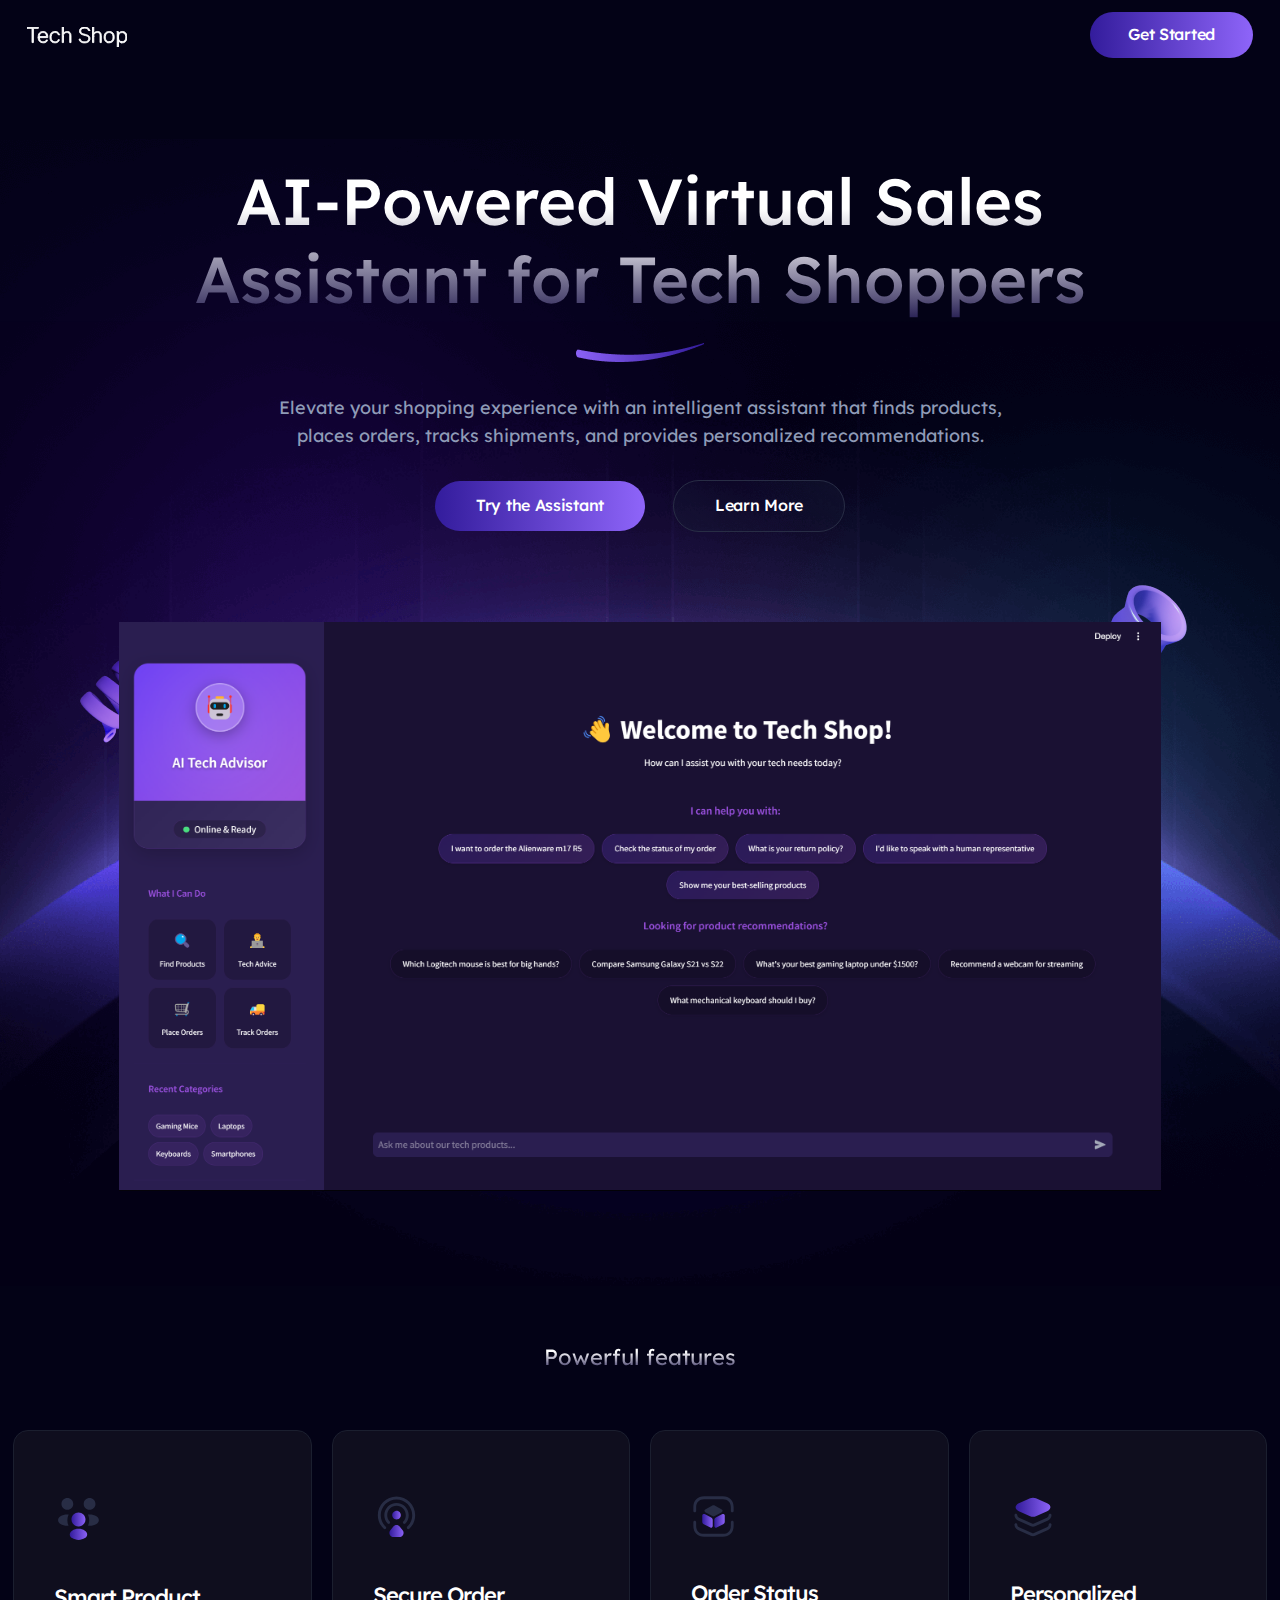
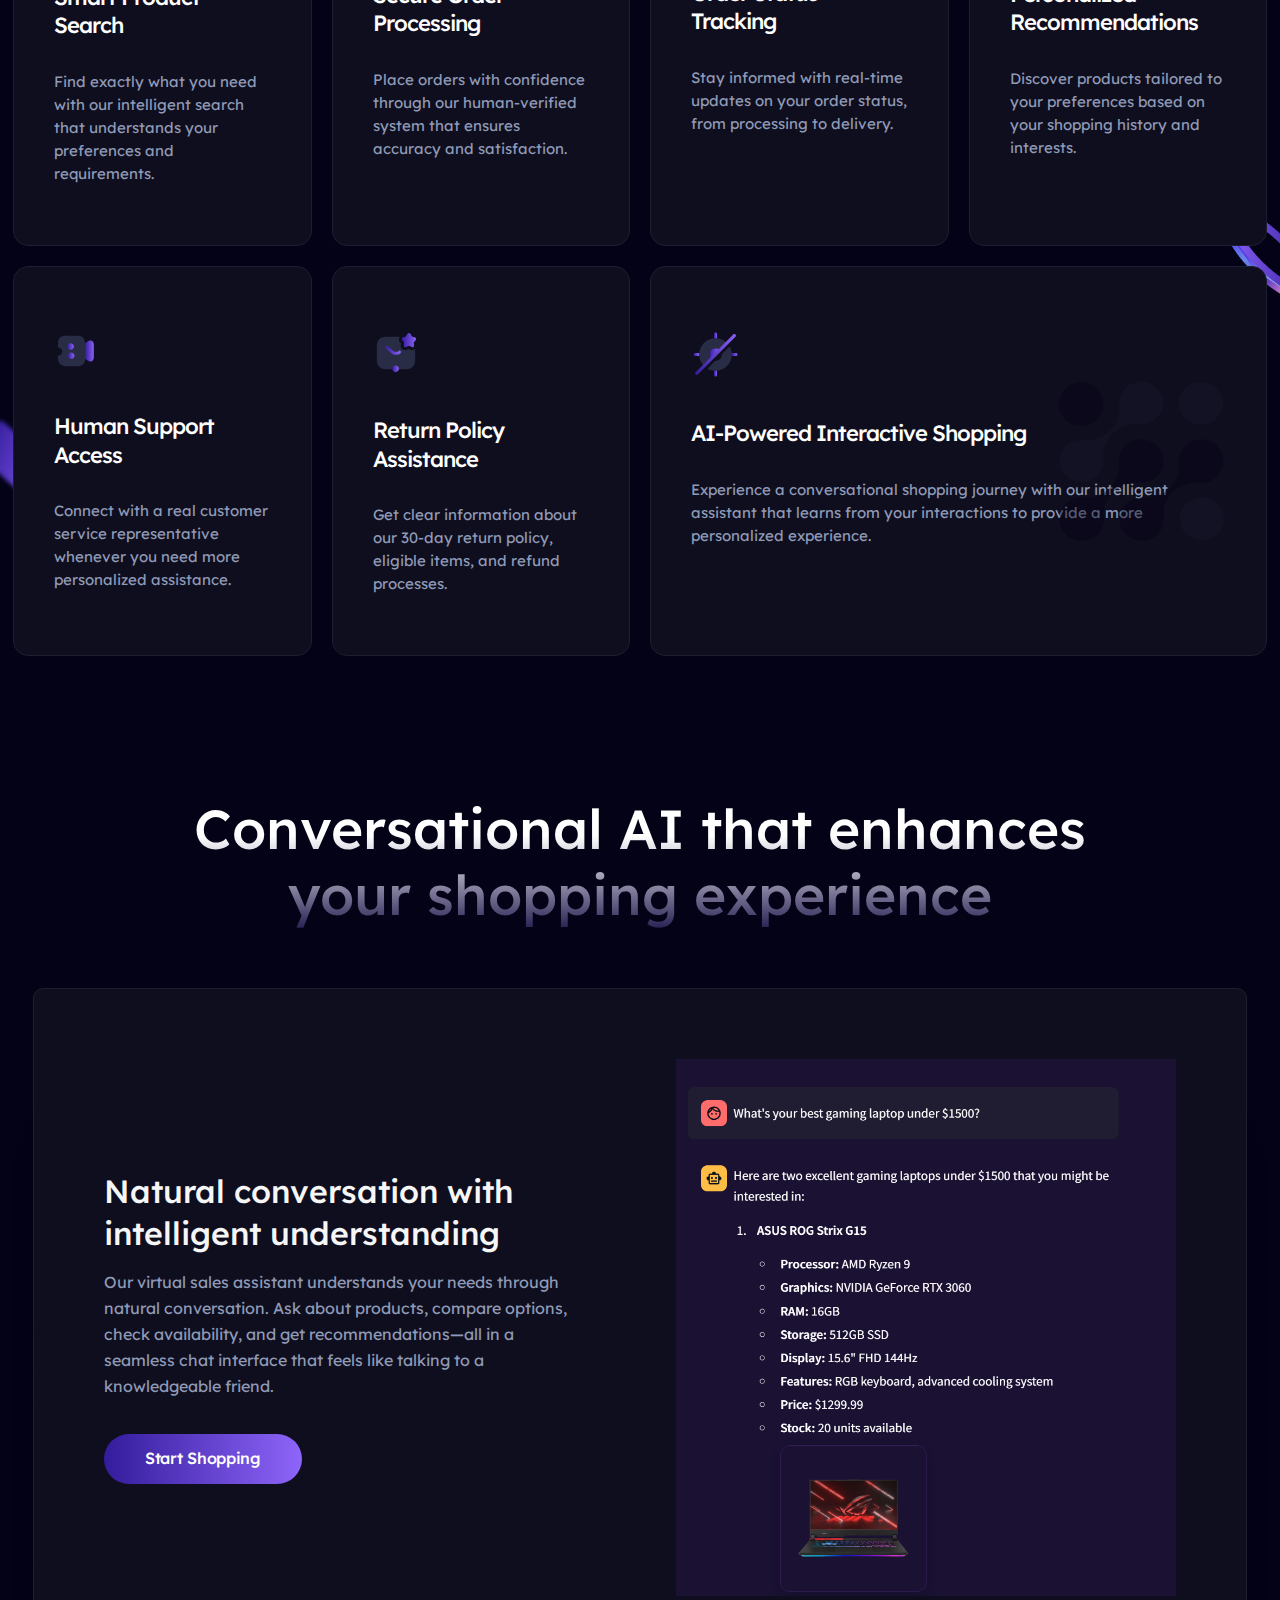
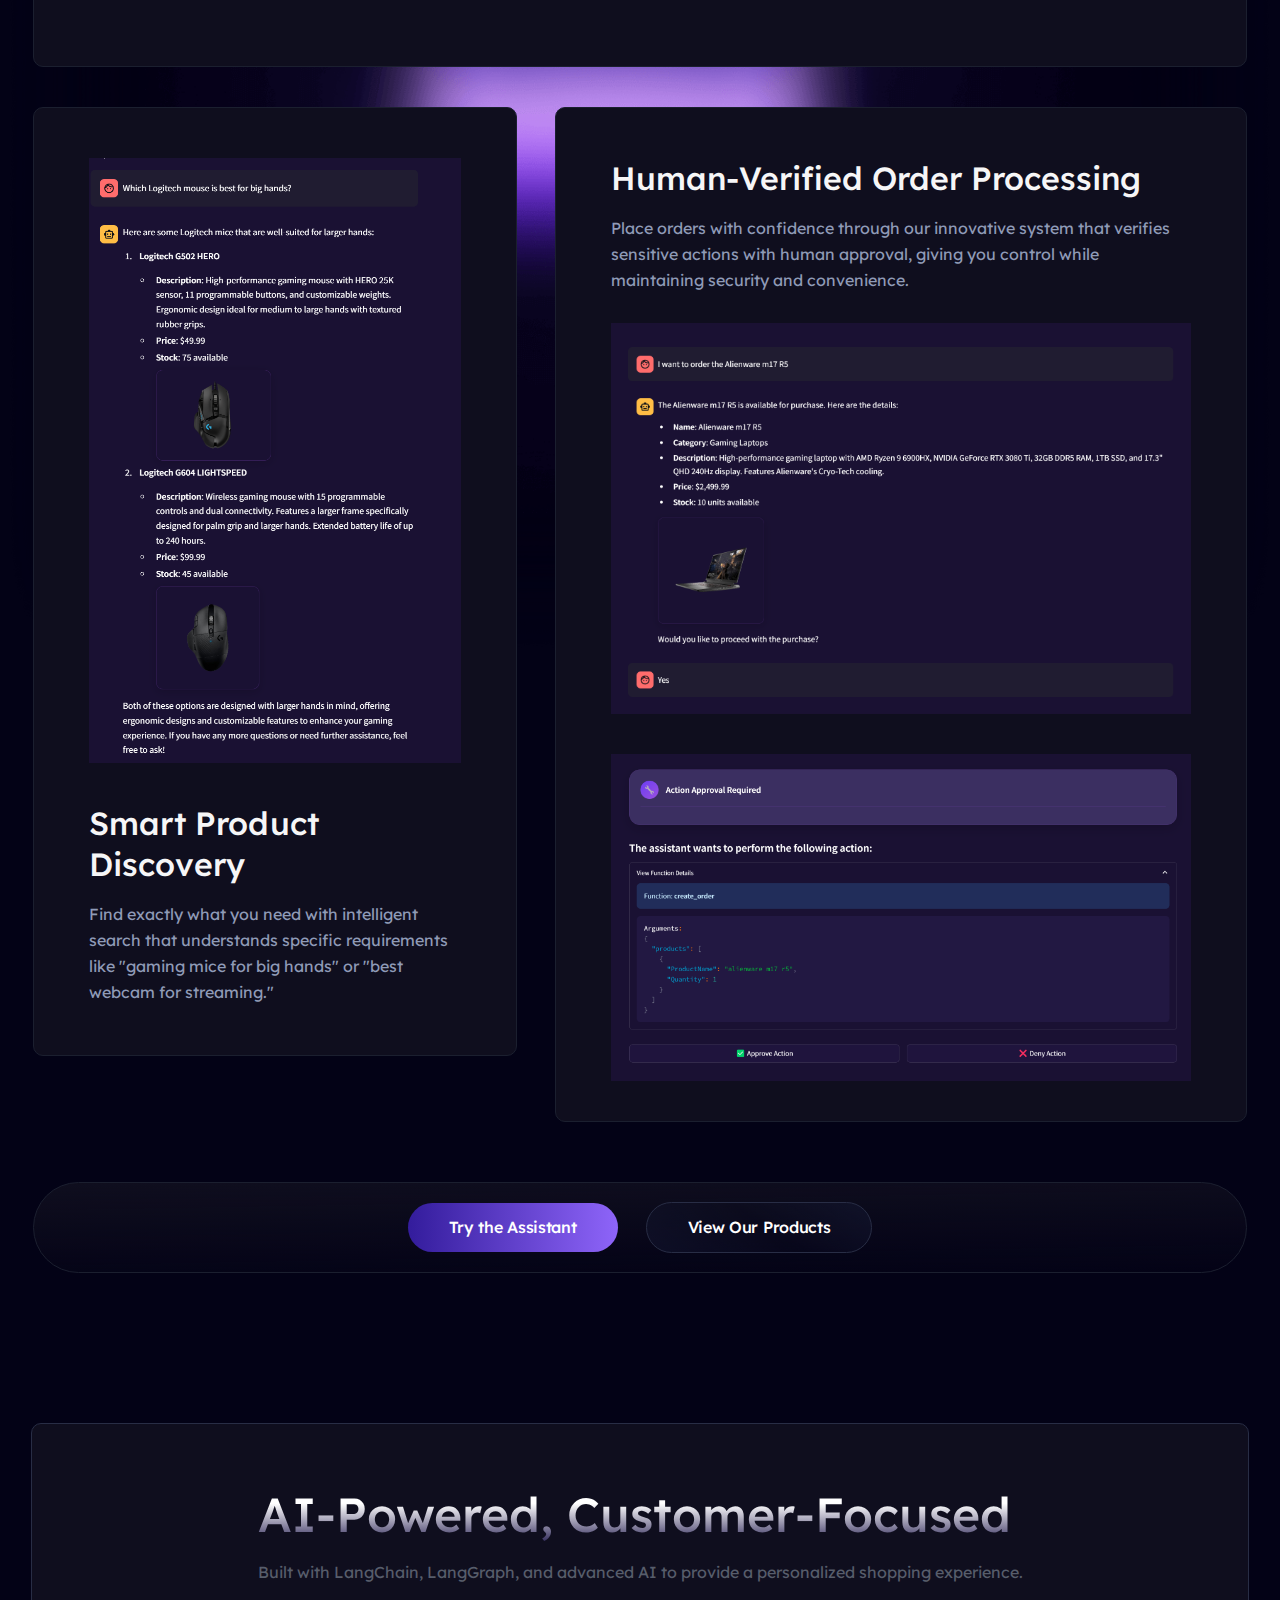
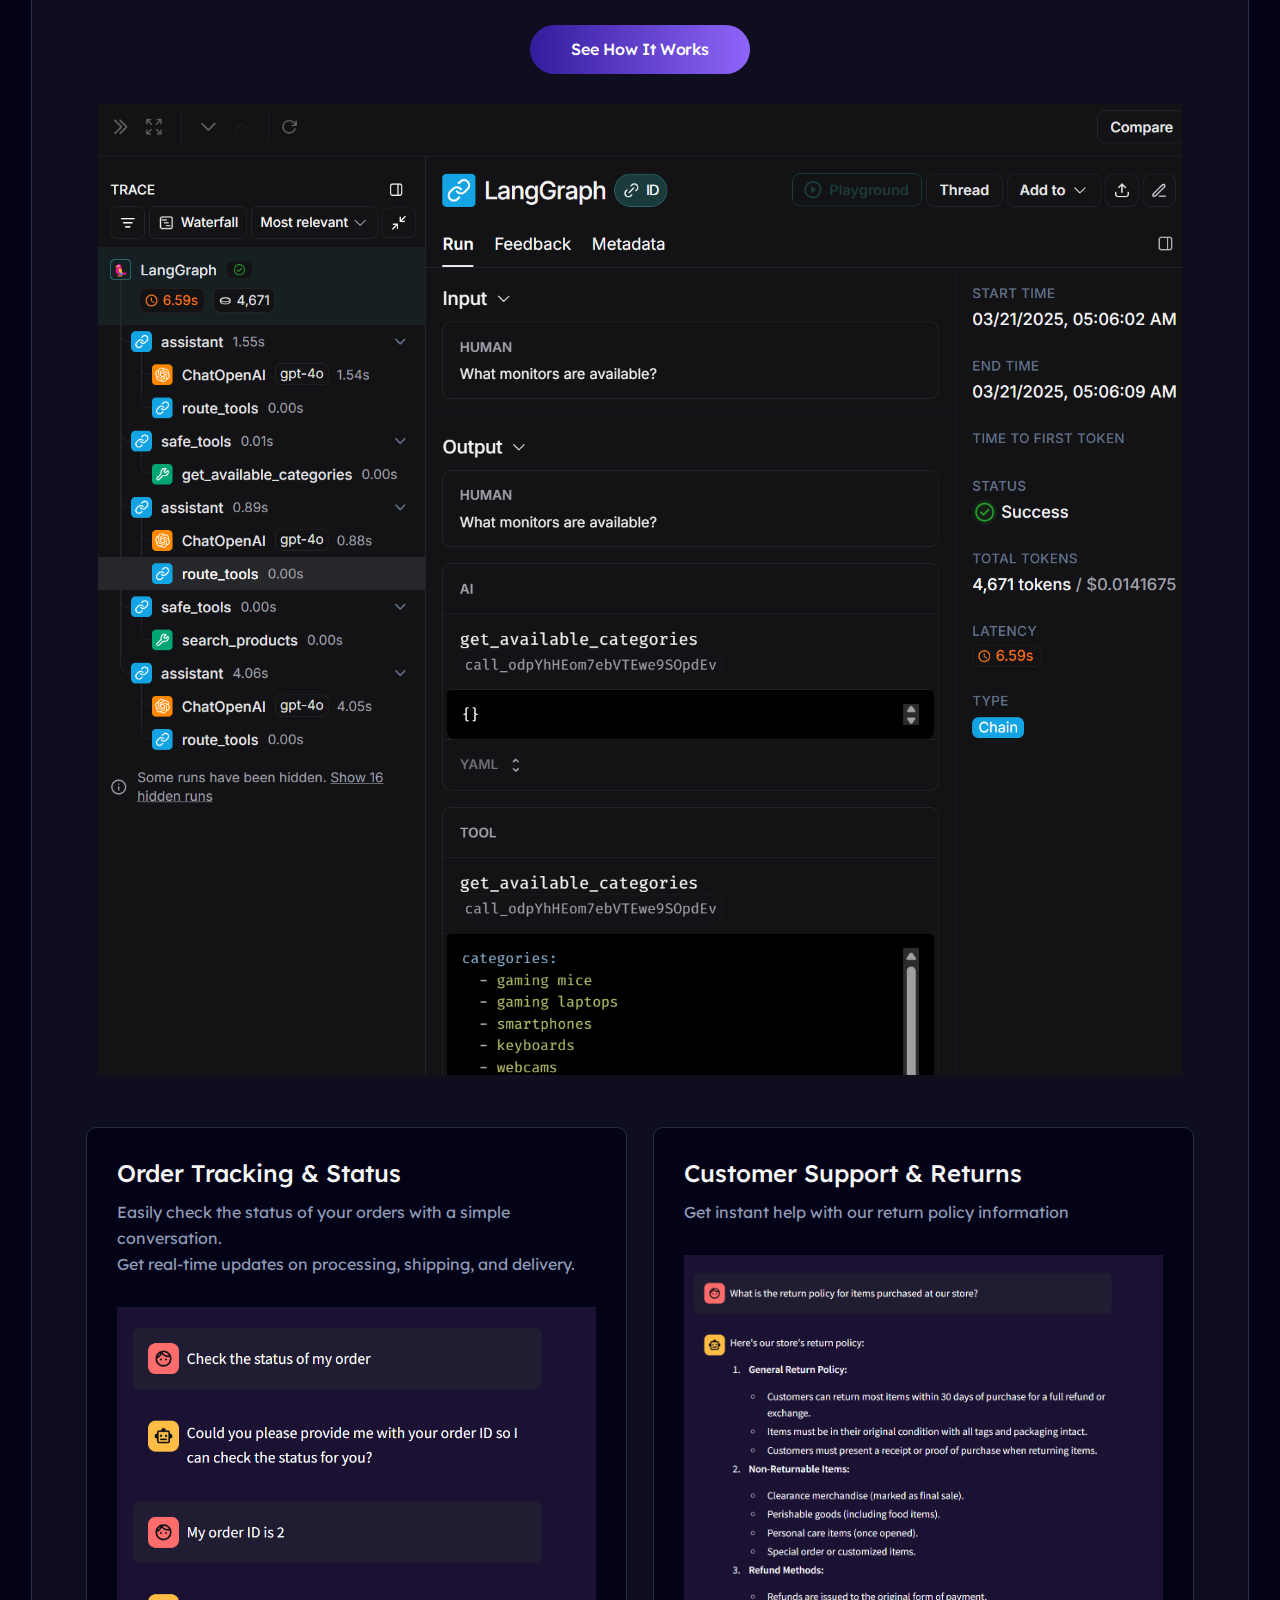
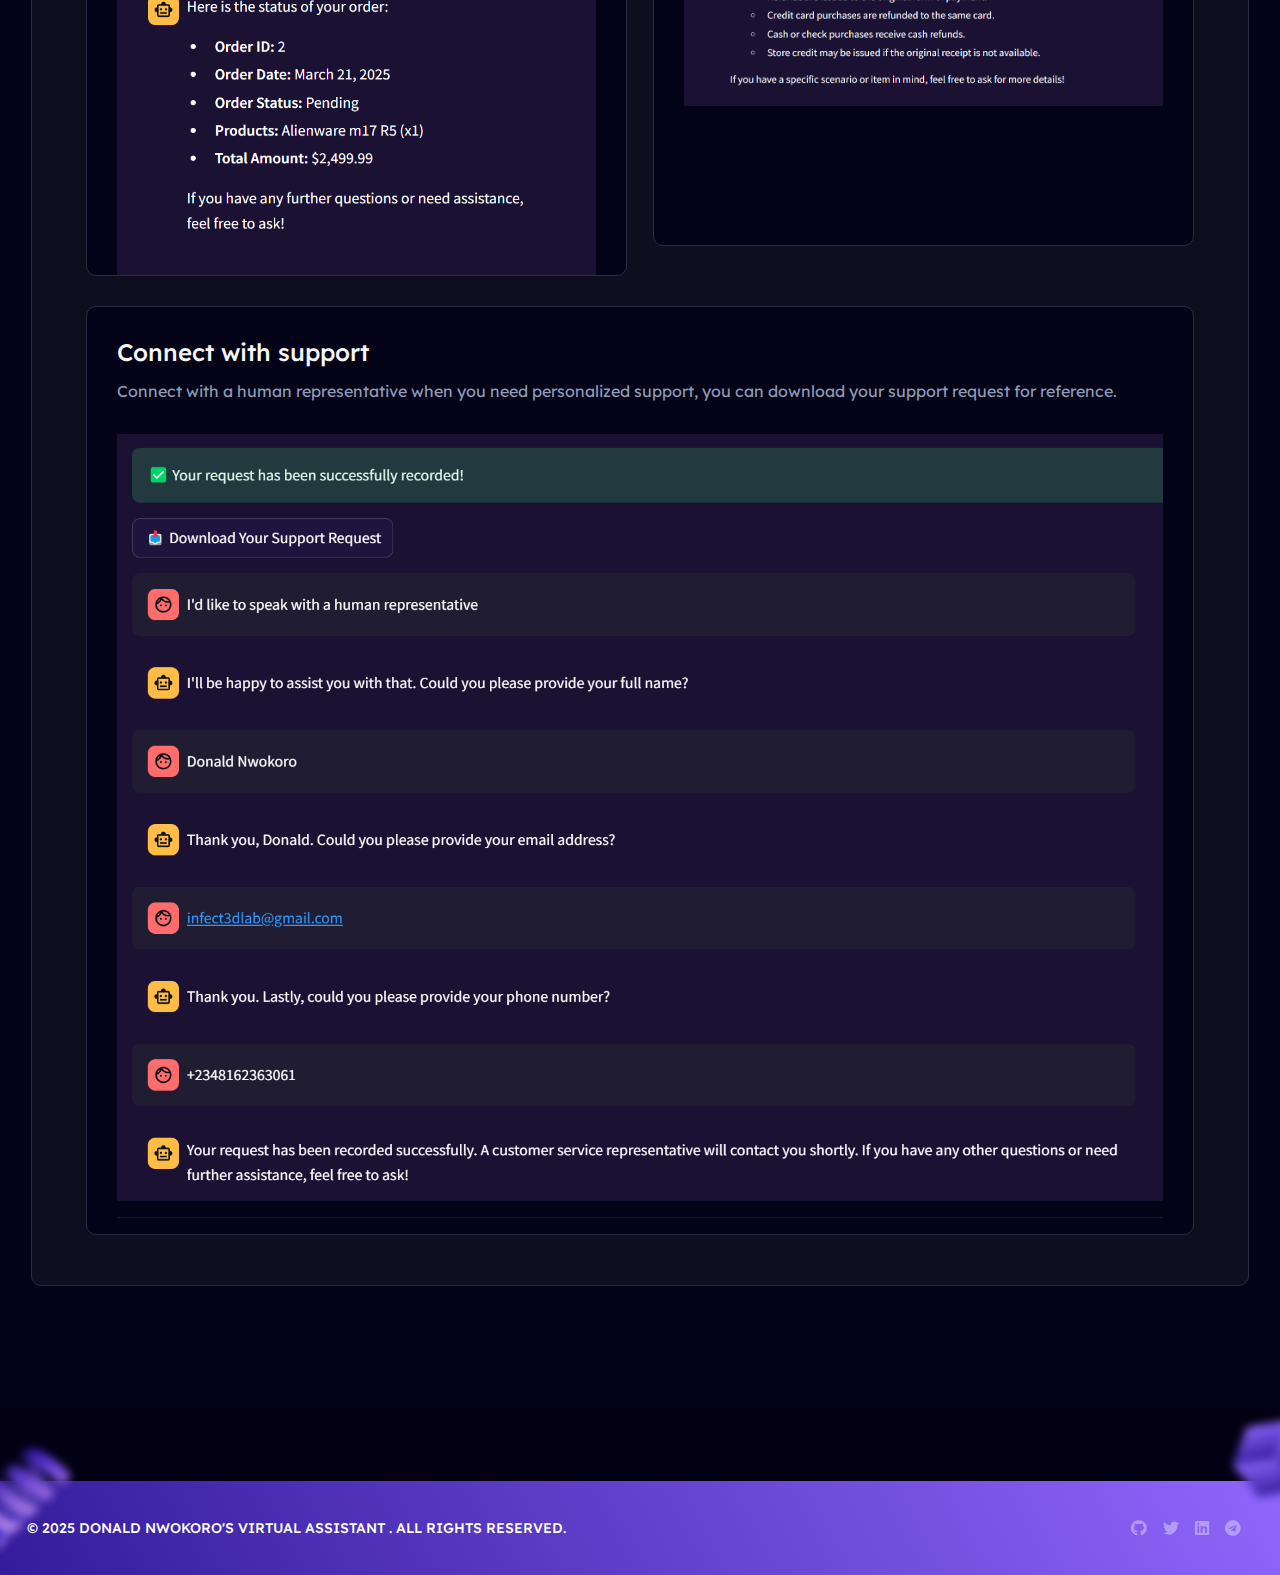
<file: landing_page/index.html>
<!doctype html>
<html lang="zxx">
<head>

    <!--========= Required meta tags =========-->
    <meta charset="utf-8">
    <meta http-equiv="x-ua-compatible" content="ie=edge">
    <meta name="description" content="">
    <meta name="viewport" content="width=device-width, initial-scale=1, shrink-to-fit=no">

    <title>AI-Powered Virtual Sales Assistant</title>

    <link rel="shortcut icon" href="assets/img/favicon.png" type="images/x-icon"/>

    <!-- css include -->
    <link rel="stylesheet" href="assets/css/bootstrap.min.css">
    <link rel="stylesheet" href="assets/css/fontawesome.css">
    <link rel="stylesheet" href="assets/css/animate.css">
    <link rel="stylesheet" href="assets/css/metisMenu.css">
    <link rel="stylesheet" href="assets/css/swiper.min.css">
    <link rel="stylesheet" href="assets/css/magnific-popup.css">
    <link rel="stylesheet" href="assets/css/main.css">
</head>

<body class="home-dark">

    <div id="xb-loadding" class="xb-loader style-2"><div class="xb-dual-ring"></div></div>

    <div class="xb-cursor tx-js-cursor style-2">
        <div class="xb-cursor-wrapper">
            <div class="xb-cursor--follower xb-js-follower"></div>
        </div>
    </div>

    <div class="progress-wrap style-2">
        <svg class="progress-circle svg-content" width="100%" height="100%" viewBox="-1 -1 102 102">
            <path d="M50,1 a49,49 0 0,1 0,98 a49,49 0 0,1 0,-98"/>
        </svg>
    </div>

    <div class="body_wrap">
        
        <!-- header start -->
        <header class="site-header header-style-two">
            <div class="header__main-wrap stricky">
                <div class="container">
                    <div class="header__main ul_li_between">
                        <div class="header__logo">
                            <a><img src="assets/img/logo/logo-2.svg" alt="" width="100" height="100"></a>
                        </div>
                        <div class="d-lg-none">
                            <a class="thm-btn thm-btn--gradient style-2" href="https://ai-virtual-sales-agent-xjdsmqrbm2rcvhdnmws9ds.streamlit.app/">Get Started</a>
                        </div>
                        <div class="header__button d-none d-lg-block">
                            <a class="thm-btn thm-btn--gradient style-2" href="https://ai-virtual-sales-agent-xjdsmqrbm2rcvhdnmws9ds.streamlit.app/">Get Started</a>
                        </div>
                    </div>
                </div>
            </div>
        </header>
        <!-- header end -->

        <!-- slide bar start -->
		 <aside class="slide-bar">
            <div class="close-mobile-menu">
                <a class="tx-close" href="javascript:void(0);"></a>
            </div>

        </aside>
        <div class="body-overlay"></div>
        <!-- slide bar end -->

       <main>
            <!-- hero start -->
            <section class="hero hero-style-two pos-rel pb-55">
                <div class="hero-bg wow fadeInUp" data-wow-delay="500ms" data-wow-duration=".5s" data-background="assets/img/bg/hero_bg.png"></div>
                <div class="container">
                    <div class="row align-items-center justify-content-center">
                        <div class="col-lg-10">
                            <div class="hero__content style-3 text-center">
                                <h1 class="title wow fadeInUp" data-wow-delay="0ms" data-wow-duration=".5s">AI-Powered Virtual Sales Assistant for
                                    <span class="xb-title--typewriter">
                                        <span class="xb-item--text is-active">Tech Shoppers</span>
                                        <span class="xb-item--text">Product Discovery</span>
                                        <span class="xb-item--text">Customer Support</span> 
                                    </span>
                                </h1>
                                <div class="shape mb-30 wow fadeInUp" data-wow-delay="100ms" data-wow-duration=".5s">
                                    <img src="assets/img/shape/h_line_shape.png" alt="">
                                </div>
                                <p class="mb-30 wow fadeInUp" data-wow-delay="200ms" data-wow-duration=".5s">Elevate your shopping experience with an intelligent assistant that finds products, <br> places orders, tracks shipments, and provides personalized recommendations.</p>
                                <div class="btns wow fadeInUp" data-wow-delay="300ms" data-wow-duration=".5s">
                                    <a class="thm-btn thm-btn--gradient style-2" href="https://ai-virtual-sales-agent-xjdsmqrbm2rcvhdnmws9ds.streamlit.app/">Try the Assistant</a>
                                    <a class="thm-btn thm-btn--outline style-2" href="https://ai-virtual-sales-agent-xjdsmqrbm2rcvhdnmws9ds.streamlit.app/">Learn More</a>
                                </div>
                                <div class="hero-image mt-90 wow fadeInUp" data-wow-delay="400ms" data-wow-duration=".5s">
                                    <img src="assets/img/hero/hero_img-3.png" alt="">
                                </div>
                            </div>
                        </div>
                    </div>
                </div>
                <div class="crm-hero__shape">
                    <div class="shape shape--1" data-parallax='{"y" : 80}'>
                        <img class="wow fadeInLeft" src="assets/img/shape/h_shape6.png" alt="">
                    </div>
                    <div class="shape shape--2">
                        <img src="assets/img/shape/h_shape7.png" alt="">
                    </div>
                    <div class="shape shape--3" data-parallax='{"y" : 70}'>
                        <img class=" wow fadeInRight" src="assets/img/shape/h_shape8.png" alt="">
                    </div>
                    <div class="shape shape--4">
                        <img src="assets/img/shape/h_shape9.png" alt="">
                    </div>
                </div>
            </section>
            <!-- hero start -->

            <!-- feature start -->
            <section id="feature" class="crm-feature pos-rel pt-70 pb-140">
                <div class="container">
                    <div class="crm-feature__title text-center mb-60">
                        Powerful features
                    </div>
                    <div class="row justify-content-center mt-none-20">
                        <div class="col-lg-3 col-md-6 mt-20">
                            <div class="crm-feature__item">
                                <div class="icon mb-40">
                                    <img src="assets/img/icon/ft_01.svg" alt="">
                                </div>
                                <h3>Smart Product Search</h3>
                                <p>Find exactly what you need with our intelligent search that understands your preferences and requirements.</p>
                            </div>
                        </div>
                        <div class="col-lg-3 col-md-6 mt-20">
                            <div class="crm-feature__item">
                                <div class="icon mb-40">
                                    <img src="assets/img/icon/ft_02.svg" alt="">
                                </div>
                                <h3>Secure Order Processing</h3>
                                <p>Place orders with confidence through our human-verified system that ensures accuracy and satisfaction.</p>
                            </div>
                        </div>
                        <div class="col-lg-3 col-md-6 mt-20">
                            <div class="crm-feature__item">
                                <div class="icon mb-40">
                                    <img src="assets/img/icon/ft_03.svg" alt="">
                                </div>
                                <h3>Order Status Tracking</h3>
                                <p>Stay informed with real-time updates on your order status, from processing to delivery.</p>
                            </div>
                        </div>
                        <div class="col-lg-3 col-md-6 mt-20">
                            <div class="crm-feature__item">
                                <div class="icon mb-40">
                                    <img src="assets/img/icon/ft_04.svg" alt="">
                                </div>
                                <h3>Personalized Recommendations</h3>
                                <p>Discover products tailored to your preferences based on your shopping history and interests.</p>
                            </div>
                        </div>
                        <div class="col-lg-3 col-md-6 mt-20">
                            <div class="crm-feature__item">
                                <div class="icon mb-40">
                                    <img src="assets/img/icon/ft_05.svg" alt="">
                                </div>
                                <h3>Human Support Access</h3>
                                <p>Connect with a real customer service representative whenever you need more personalized assistance.</p>
                            </div>
                        </div>
                        <div class="col-lg-3 col-md-6 mt-20">
                            <div class="crm-feature__item">
                                <div class="icon mb-40">
                                    <img src="assets/img/icon/ft_06.svg" alt="">
                                </div>
                                <h3>Return Policy Assistance</h3>
                                <p>Get clear information about our 30-day return policy, eligible items, and refund processes.</p>
                            </div>
                        </div>
                        <div class="col-lg-6 col-md-12 mt-20">
                            <div class="crm-feature__item">
                                <div class="icon mb-40">
                                    <img src="assets/img/icon/ft_07.svg" alt="">
                                </div>
                                <h3>AI-Powered Interactive Shopping</h3>
                                <p>Experience a conversational shopping journey with our intelligent assistant that learns from your interactions to provide a more personalized experience.</p>
                                <div style="z-index: 0;" class="ft_icon">
                                    <img style="opacity: 0.4;" src="assets/img/icon/ft_icon.png" alt="">
                                </div>
                            </div>
                        </div>
                    </div>
                </div>
                <div class="crm-feature__shape">
                    <div class="shape shape--1" data-parallax='{"y" : 70}'>
                        <img src="assets/img/shape/ft_shape1.png" alt="">
                    </div>
                    <div class="shape shape--2" data-parallax='{"y" : 80}'>
                        <img src="assets/img/shape/ft_shape2.png" alt="">
                    </div>
                </div>
            </section>
            <!-- feature end -->

            <!-- process start -->
            <section id="process" class="process pos-rel pb-120">
                <div class="process__shape">
                    <div class="shape shape--1" data-parallax='{"x" : 70}'>
                        <img src="assets/img/shape/pr_shape1.png" alt="">
                    </div>
                    <div class="shape shape--2">
                        <img src="assets/img/shape/pr_shape2.png" alt="">
                    </div>
                    <div class="shape shape--3" data-parallax='{"y" : 80}'>
                        <img src="assets/img/shape/pr_shape3.png" alt="">
                    </div>
                </div>
                <div class="container">
                    <div class="crm-title text-center mb-60">
                        <h2 class="crm-title__heading">Conversational AI that enhances<br>your shopping experience</h2>
                    </div>
                    <div class="process__wrap ul_li_between">
                        <div class="process__title mt-30">
                            <h3 class="title">Natural conversation with<br>intelligent understanding</h3>
                            <p>Our virtual sales assistant understands your needs through natural conversation. Ask about products, compare options, check availability, and get recommendations—all in a seamless chat interface that feels like talking to a knowledgeable friend.</p>
                            <div class="mt-35">
                                <a class="thm-btn thm-btn--gradient style-2" href="https://ai-virtual-sales-agent-xjdsmqrbm2rcvhdnmws9ds.streamlit.app/">Start Shopping</a>
                            </div>
                        </div>
                        <div class="process__ss mt-30">
                            <img src="assets/img/process/img_01.png" alt="intel" width="500" height="500">
                        </div>
                    </div>
                    <div class="row g-38 mt-10">
                        <div class="col-lg-5 mt-30">
                            <div class="process__app-item">
                                <div class="text-center">
                                    <img src="assets/img/process/img_02.png" alt="">
                                </div>
                                <div class="process__title mt-40">
                                    <h3 class="title">Smart Product Discovery</h3>
                                    <p>Find exactly what you need with intelligent search that understands specific requirements like "gaming mice for big hands" or "best webcam for streaming."</p>
                                </div>
                            </div>
                        </div>
                        <div class="col-lg-7 mt-30">
                            <div class="process__app-item style-2">
                                <div class="process__title mb-30">
                                    <h3 class="title">Human-Verified Order Processing</h3>
                                    <p>Place orders with confidence through our innovative system that verifies sensitive actions with human approval, giving you control while maintaining security and convenience.</p>
                                </div>

                                <div class="text-center mb-40">
                                    <img src="assets/img/process/img_07.png" alt="">
                                </div>

                                <div class="text-center mb-40">
                                    <img src="assets/img/process/img_03.png" alt="">
                                </div>
                            </div>
                        </div>
                    </div>
                    <div class="process__button mt-60">
                        <div class="btns text-center">
                            <a class="thm-btn thm-btn--gradient style-2" href="https://ai-virtual-sales-agent-xjdsmqrbm2rcvhdnmws9ds.streamlit.app/">Try the Assistant</a>
                            <a class="thm-btn thm-btn--outline style-2" href="https://ai-virtual-sales-agent-xjdsmqrbm2rcvhdnmws9ds.streamlit.app/">View Our Products</a>
                        </div>
                    </div>
                    <div class="row pt-150 pt-xs-90">
                        <div class="col-12">
                            <div class="process__area">
                                <div class="process__top ul_li_center mt-none-30">
                                    <div class="mt-30">
                                        <h2 class="crm-title__heading mb-15">AI-Powered, Customer-Focused</h2>
                                        <p>Built with LangChain, LangGraph, and advanced AI to provide a personalized shopping experience.</p>
                                        <div class="mt-40" style="display: flex;justify-content: center;">
                                            <a class="thm-btn thm-btn--gradient style-2" href="https://smith.langchain.com/public/3129e6e0-5975-4aac-ab77-bc417a20b26d/r">See How It Works</a>
                                        </div>
                                    </div>
                                    <div class="image mt-30">
                                        <img src="assets/img/process/img_04.png" alt="">
                                    </div>
                                </div>
                                <div class="row g-26 mt-10">
                                    <div class="col-lg-6 mt-30">
                                        <div class="process__app-item style-3">
                                            <div class="process__title process__title--lg mb-30">
                                                <h3 class="title">Order Tracking & Status</h3>
                                                <p>Easily check the status of your orders with a simple conversation.<br>Get real-time updates on processing, shipping, and delivery.</p>
                                            </div>
                                            <div class="text-center">
                                                <img src="assets/img/process/img_05.png" alt="">
                                            </div>
                                        </div>
                                    </div>
                                    <div class="col-lg-6 mt-30">
                                        <div class="process__app-item style-3" style="padding-bottom: 139px;">
                                            <div class="process__title process__title--lg mb-30">
                                                <h3 class="title">Customer Support & Returns</h3>
                                                <p>Get instant help with our return policy information</p>
                                            </div>
                                            <div class="text-center">
                                                <img src="assets/img/process/img_06.png" alt="">
                                            </div>
                                        </div>
                                    </div>
                                    <div class="col-lg-12 mt-30">
                                        <div class="process__app-item style-3">
                                            <div class="process__title process__title--lg mb-30">
                                                <h3 class="title">Connect with support</h3>
                                                <p>Connect with a human representative when you need personalized support, you can download your support request for reference.</p>
                                            </div>
                                            <div class="text-center">
                                                <img src="assets/img/process/img_08.png" alt="">
                                            </div>
                                            <hr>
                                        </div>
                                    </div>
                                </div>
                            </div>
                        </div>
                    </div>
                </div>
            </section>
            <!-- process end -->
       </main>

        <footer class="site-footer footer-style-two pos-rel pt-85" data-background="assets/img/shape/fot_shape2.png">
            <div class="footer__copyright">
                <div class="container">
                    <div class="ul_li_between mt-none-10">
                        <div class="footer__copyright-text mt-10">
                            © 2025 Donald Nwokoro's Virtual Assistant . All Rights Reserved.
                        </div>
                        <ul class="footer__social ul_li mt-10">
                            <li><a href="https://github.com/donguillotine"><i class="fab fa-github"></i></a></li>
                            <li><a href="https://x.com/_donGuillotine"><i class="fab fa-twitter"></i></a></li>
                            <li><a href="https://www.linkedin.com/in/donald-nwokoro/"><i class="fab fa-linkedin"></i></a></li>
                            <li><a href="https://t.me/DonGuillotine"><i class="fab fa-telegram"></i></a></li>
                        </ul>
                    </div>
                </div>
            </div>
            <div class="crm-footer__shape">
                <div class="shape shape--1" data-parallax='{"y" : 70}'>
                    <img src="assets/img/shape/fot_shape1.png" alt="">
                </div>
                <div class="shape shape--2" data-parallax='{"y" : 80}'>
                    <img src="assets/img/shape/fot_shape3.png" alt="">
                </div>
            </div>
        </footer>

    </div>

    <!-- jquery include -->
    <script src="assets/js/jquery-3.5.1.min.js"></script>
    <script src="assets/js/bootstrap.bundle.min.js"></script>
    <script src="assets/js/swiper.min.js"></script>
    <script src="assets/js/wow.min.js"></script>
    <script src="assets/js/appear.js"></script>
    <script src="assets/js/jquery.magnific-popup.min.js"></script>
    <script src="assets/js/metisMenu.min.js"></script>
    <script src="assets/js/cursor.js"></script>
    <script src="assets/js/jquery.marquee.min.js"></script>
    <script src="assets/js/parallax-scroll.js"></script>
    <script src="assets/js/easing.min.js"></script>
    <script src="assets/js/scrollspy.js"></script>
    <script src="assets/js/main.js"></script>
    
</body>
</html>
</file>
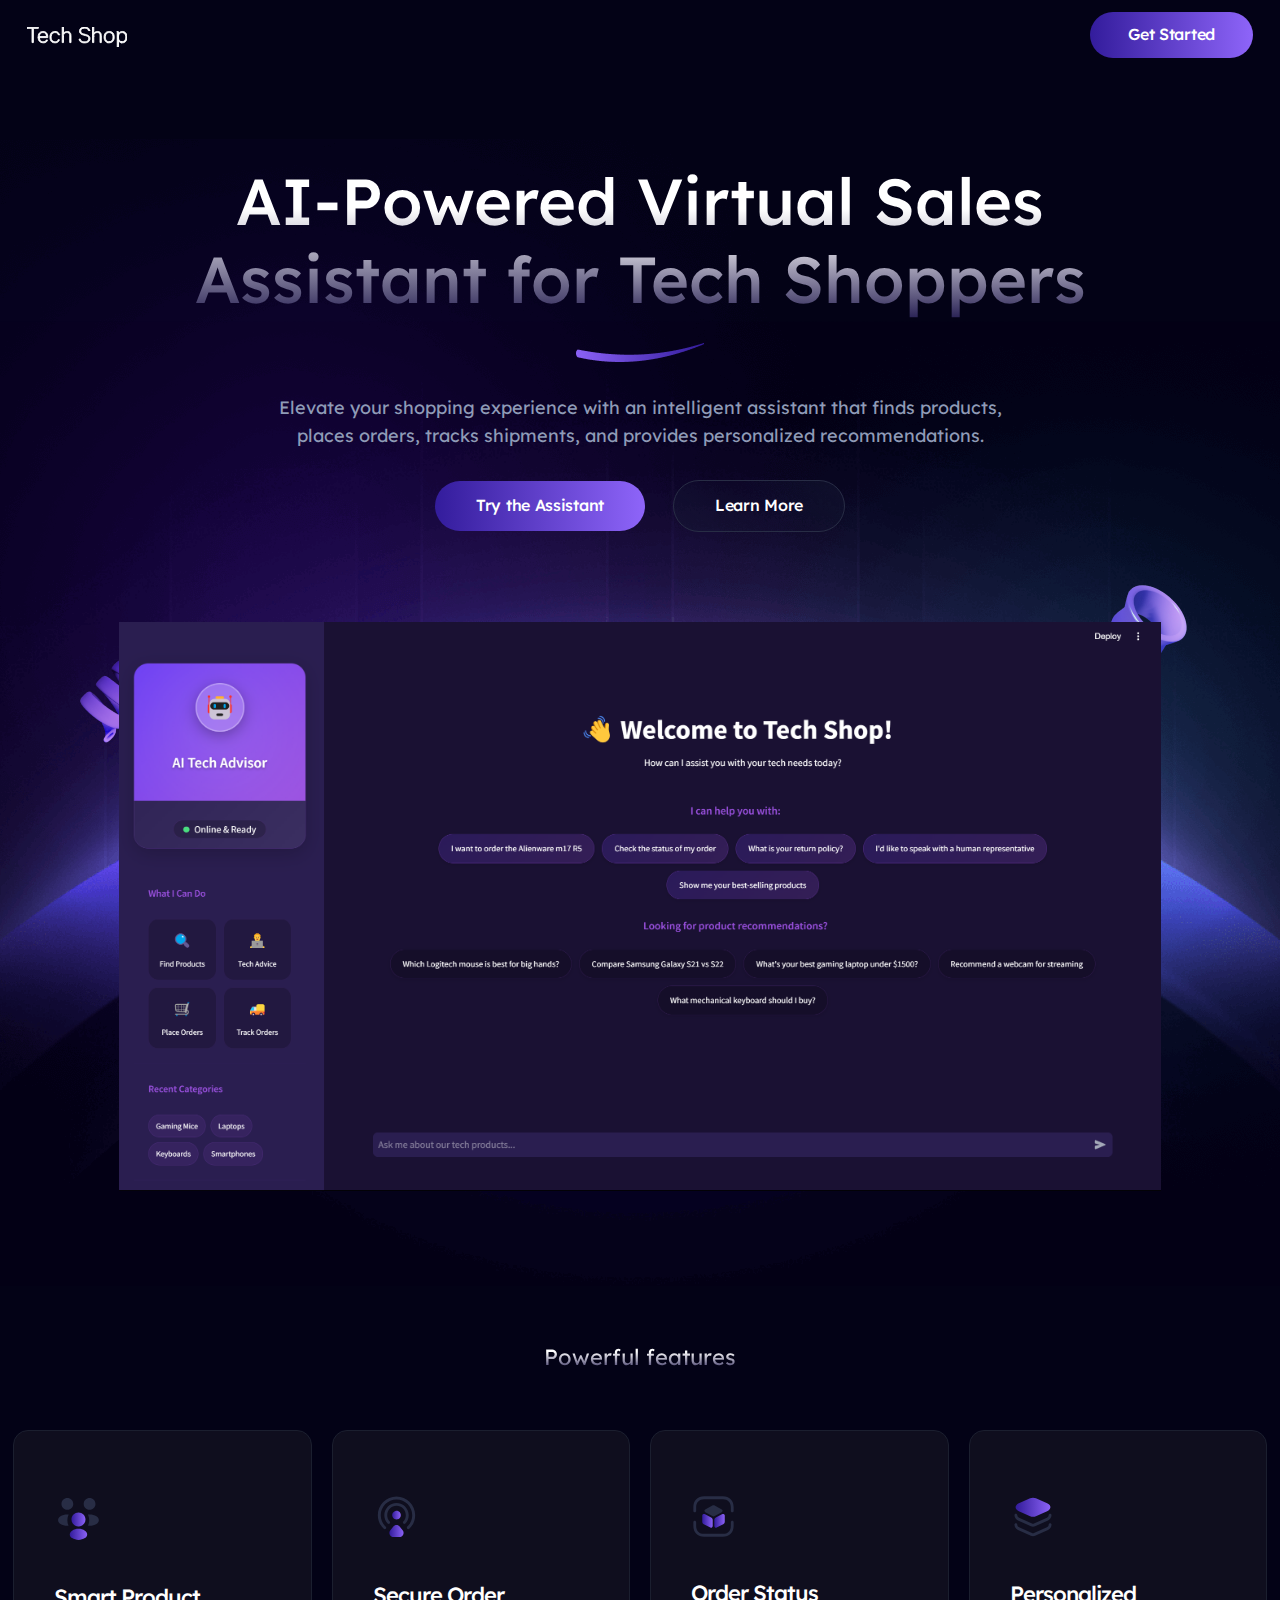
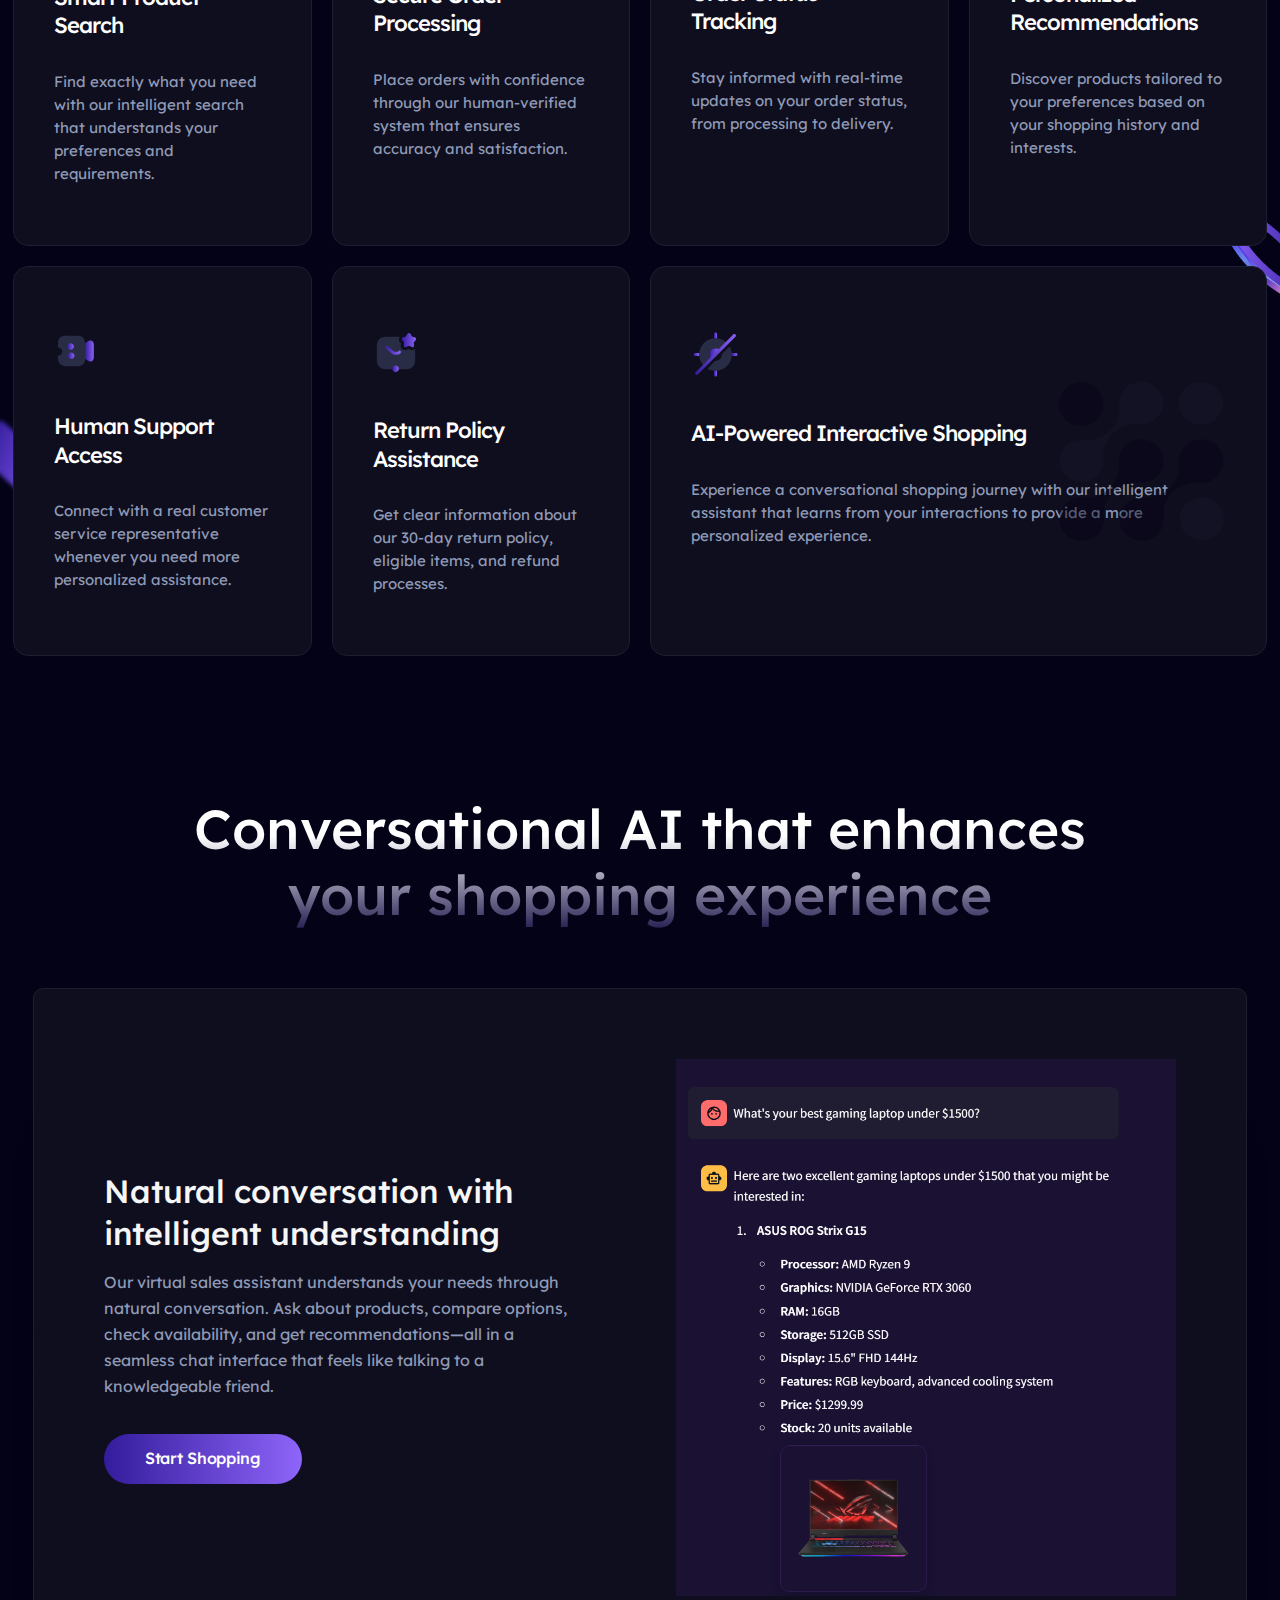
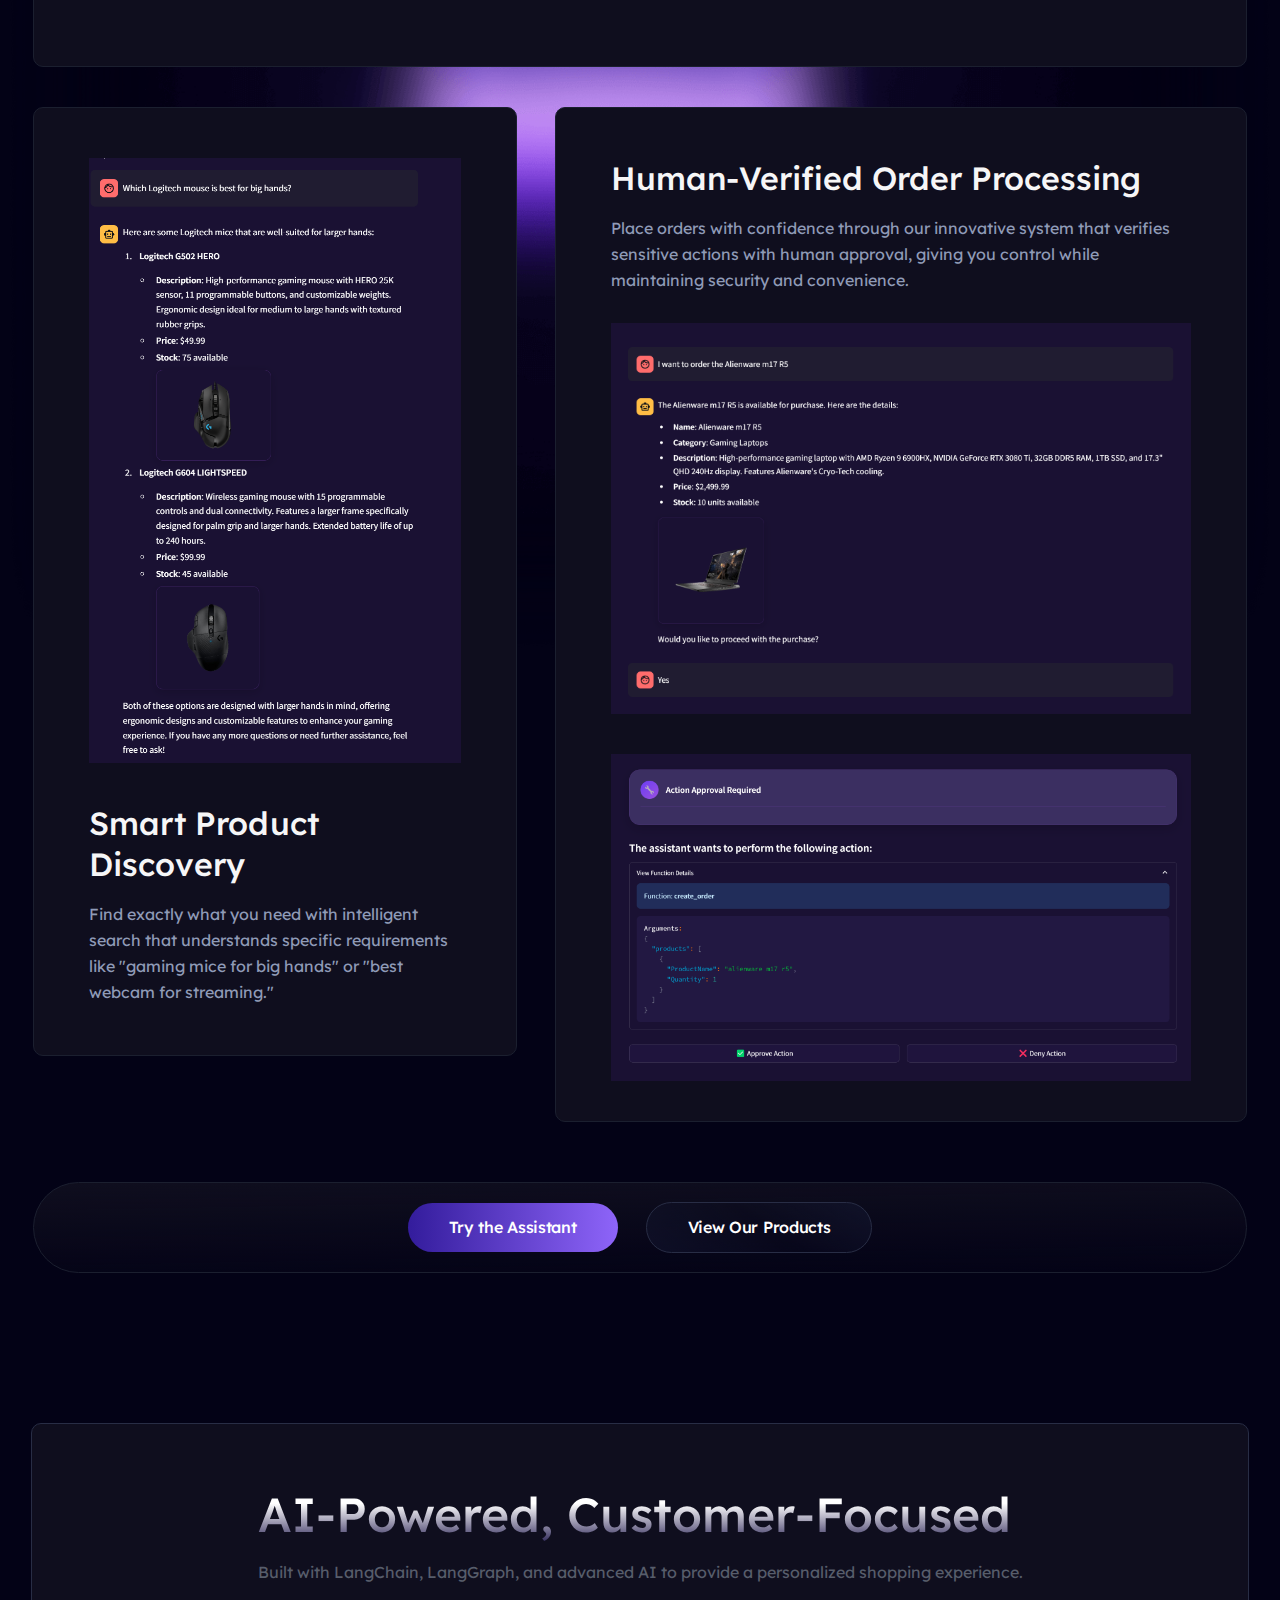
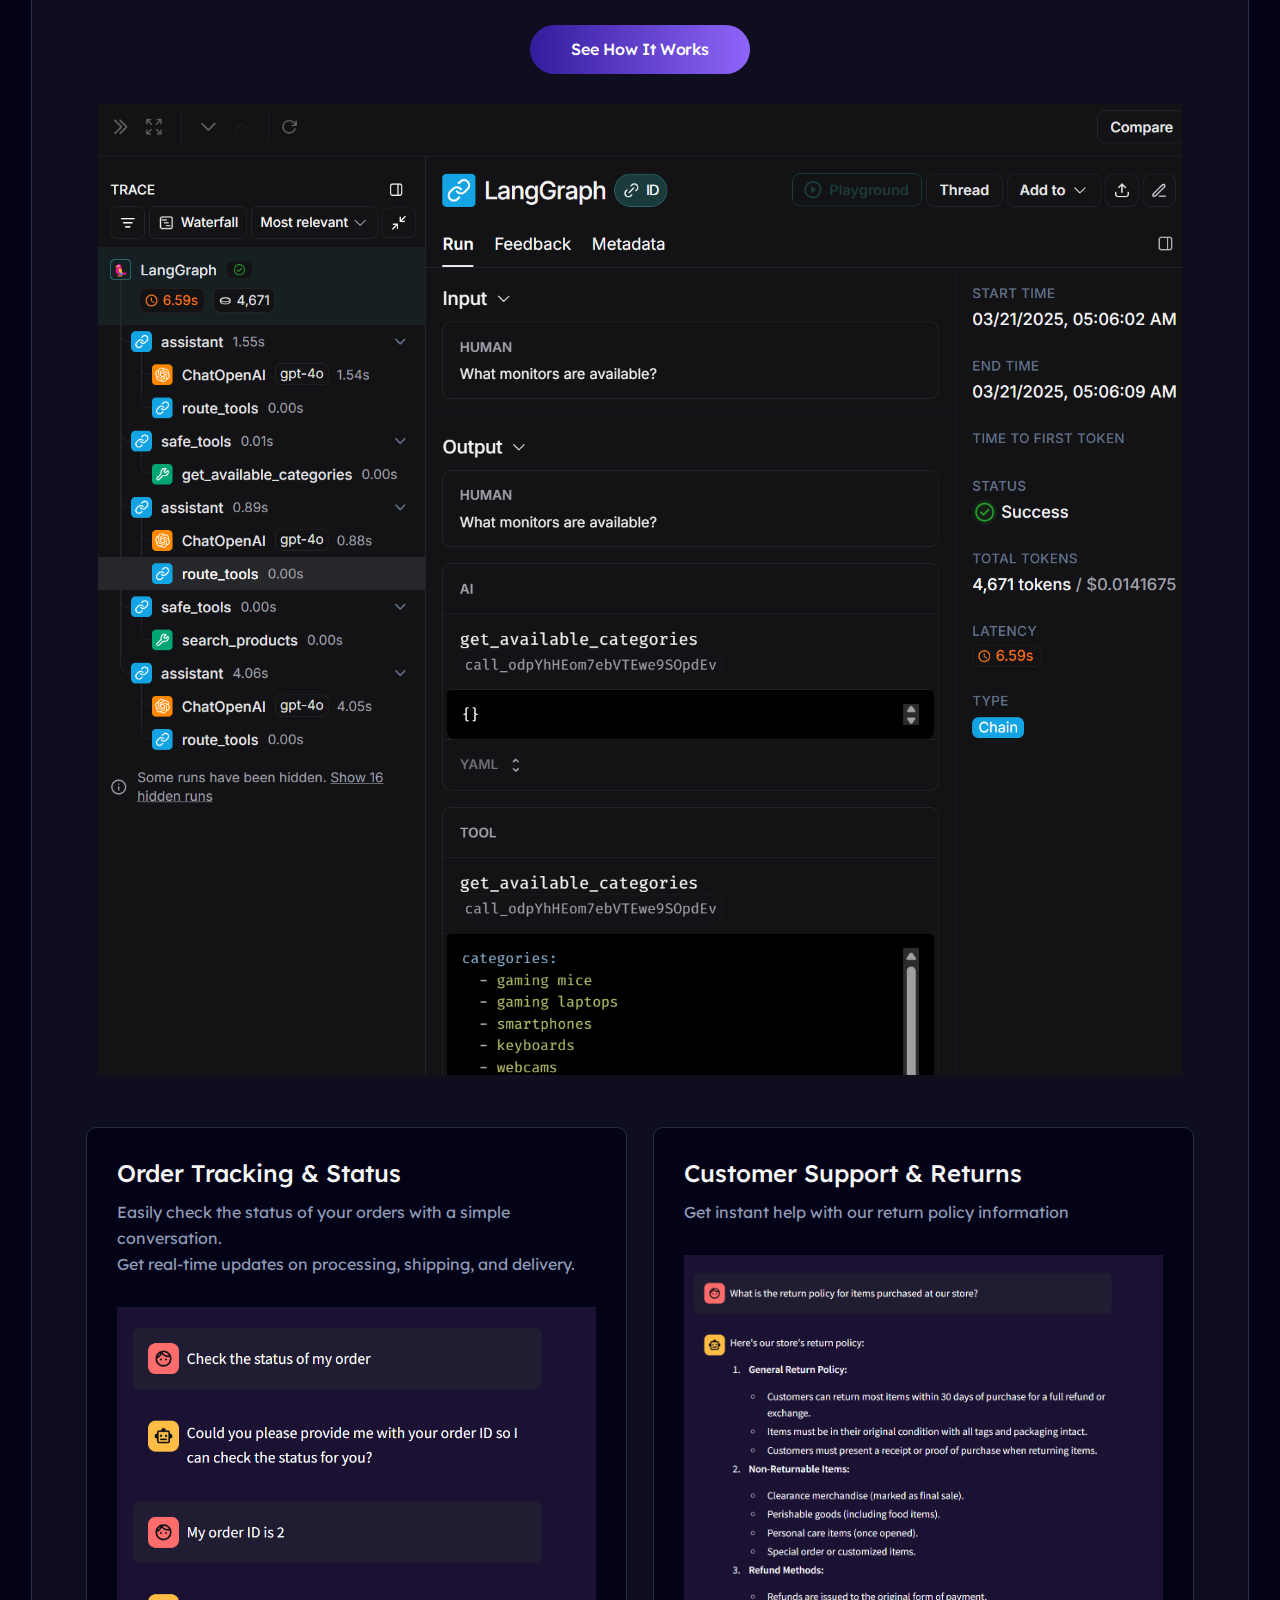
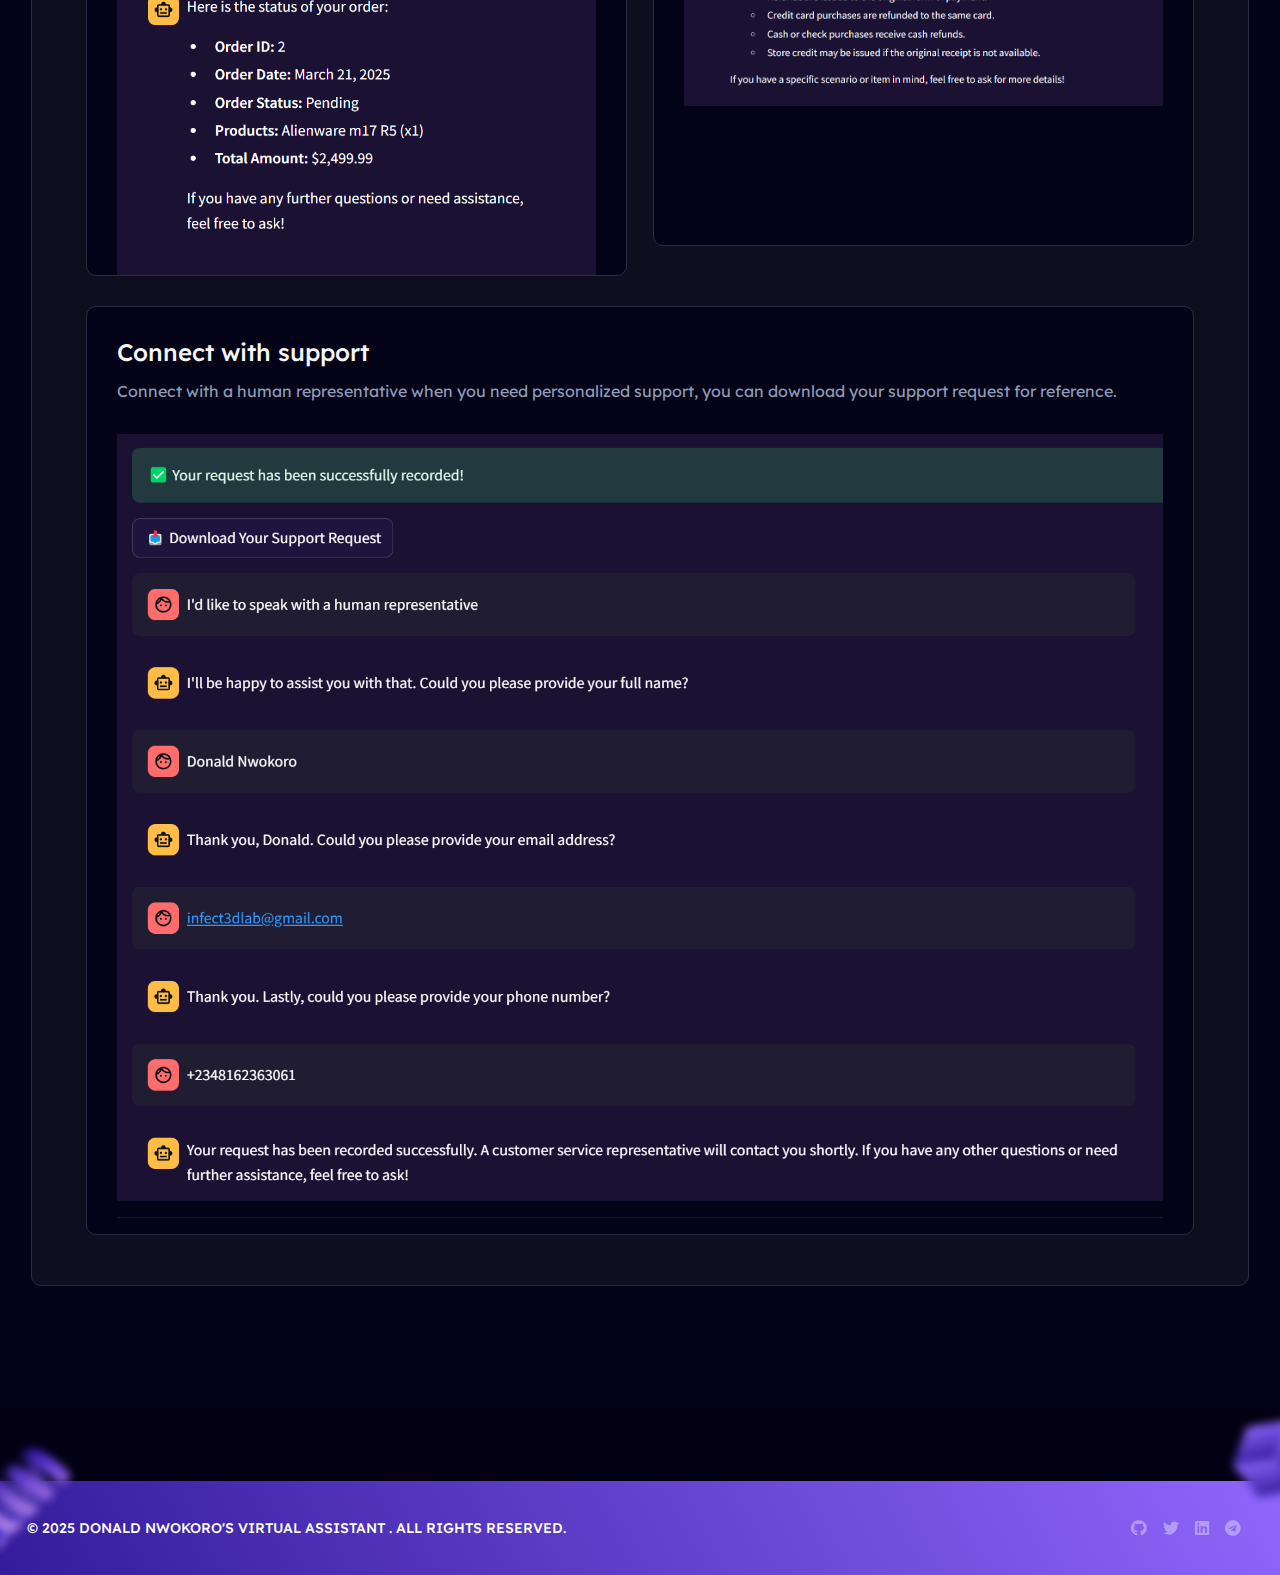
<file: landing_page/landing_page.html>
<!doctype html>
<html lang="zxx">
<head>

    <!--========= Required meta tags =========-->
    <meta charset="utf-8">
    <meta http-equiv="x-ua-compatible" content="ie=edge">
    <meta name="description" content="">
    <meta name="viewport" content="width=device-width, initial-scale=1, shrink-to-fit=no">

    <title>AI-Powered Virtual Sales Assistant</title>

    <link rel="shortcut icon" href="assets/img/favicon.png" type="images/x-icon"/>

    <!-- css include -->
    <link rel="stylesheet" href="assets/css/bootstrap.min.css">
    <link rel="stylesheet" href="assets/css/fontawesome.css">
    <link rel="stylesheet" href="assets/css/animate.css">
    <link rel="stylesheet" href="assets/css/metisMenu.css">
    <link rel="stylesheet" href="assets/css/swiper.min.css">
    <link rel="stylesheet" href="assets/css/magnific-popup.css">
    <link rel="stylesheet" href="assets/css/main.css">
</head>

<body class="home-dark">

    <div id="xb-loadding" class="xb-loader style-2"><div class="xb-dual-ring"></div></div>

    <div class="xb-cursor tx-js-cursor style-2">
        <div class="xb-cursor-wrapper">
            <div class="xb-cursor--follower xb-js-follower"></div>
        </div>
    </div>

    <div class="progress-wrap style-2">
        <svg class="progress-circle svg-content" width="100%" height="100%" viewBox="-1 -1 102 102">
            <path d="M50,1 a49,49 0 0,1 0,98 a49,49 0 0,1 0,-98"/>
        </svg>
    </div>

    <div class="body_wrap">
        
        <!-- header start -->
        <header class="site-header header-style-two">
            <div class="header__main-wrap stricky">
                <div class="container">
                    <div class="header__main ul_li_between">
                        <div class="header__logo">
                            <a><img src="assets/img/logo/logo-2.svg" alt="" width="100" height="100"></a>
                        </div>
                        <div class="d-lg-none">
                            <a class="thm-btn thm-btn--gradient style-2" href="#!">Get Started</a>
                        </div>
                        <div class="header__button d-none d-lg-block">
                            <a class="thm-btn thm-btn--gradient style-2" href="#!">Get Started</a>
                        </div>
                    </div>
                </div>
            </div>
        </header>
        <!-- header end -->

        <!-- slide bar start -->
		 <aside class="slide-bar">
            <div class="close-mobile-menu">
                <a class="tx-close" href="javascript:void(0);"></a>
            </div>

        </aside>
        <div class="body-overlay"></div>
        <!-- slide bar end -->

       <main>
            <!-- hero start -->
            <section class="hero hero-style-two pos-rel pb-55">
                <div class="hero-bg wow fadeInUp" data-wow-delay="500ms" data-wow-duration=".5s" data-background="assets/img/bg/hero_bg.png"></div>
                <div class="container">
                    <div class="row align-items-center justify-content-center">
                        <div class="col-lg-10">
                            <div class="hero__content style-3 text-center">
                                <h1 class="title wow fadeInUp" data-wow-delay="0ms" data-wow-duration=".5s">AI-Powered Virtual Sales Assistant for
                                    <span class="xb-title--typewriter">
                                        <span class="xb-item--text is-active">Tech Shoppers</span>
                                        <span class="xb-item--text">Product Discovery</span>
                                        <span class="xb-item--text">Customer Support</span> 
                                    </span>
                                </h1>
                                <div class="shape mb-30 wow fadeInUp" data-wow-delay="100ms" data-wow-duration=".5s">
                                    <img src="assets/img/shape/h_line_shape.png" alt="">
                                </div>
                                <p class="mb-30 wow fadeInUp" data-wow-delay="200ms" data-wow-duration=".5s">Elevate your shopping experience with an intelligent assistant that finds products, <br> places orders, tracks shipments, and provides personalized recommendations.</p>
                                <div class="btns wow fadeInUp" data-wow-delay="300ms" data-wow-duration=".5s">
                                    <a class="thm-btn thm-btn--gradient style-2" href="#!">Try the Assistant</a>
                                    <a class="thm-btn thm-btn--outline style-2" href="#!">Learn More</a>
                                </div>
                                <div class="hero-image mt-90 wow fadeInUp" data-wow-delay="400ms" data-wow-duration=".5s">
                                    <img src="assets/img/hero/hero_img-3.png" alt="">
                                </div>
                            </div>
                        </div>
                    </div>
                </div>
                <div class="crm-hero__shape">
                    <div class="shape shape--1" data-parallax='{"y" : 80}'>
                        <img class="wow fadeInLeft" src="assets/img/shape/h_shape6.png" alt="">
                    </div>
                    <div class="shape shape--2">
                        <img src="assets/img/shape/h_shape7.png" alt="">
                    </div>
                    <div class="shape shape--3" data-parallax='{"y" : 70}'>
                        <img class=" wow fadeInRight" src="assets/img/shape/h_shape8.png" alt="">
                    </div>
                    <div class="shape shape--4">
                        <img src="assets/img/shape/h_shape9.png" alt="">
                    </div>
                </div>
            </section>
            <!-- hero start -->

            <!-- feature start -->
            <section id="feature" class="crm-feature pos-rel pt-70 pb-140">
                <div class="container">
                    <div class="crm-feature__title text-center mb-60">
                        Powerful features
                    </div>
                    <div class="row justify-content-center mt-none-20">
                        <div class="col-lg-3 col-md-6 mt-20">
                            <div class="crm-feature__item">
                                <div class="icon mb-40">
                                    <img src="assets/img/icon/ft_01.svg" alt="">
                                </div>
                                <h3>Smart Product Search</h3>
                                <p>Find exactly what you need with our intelligent search that understands your preferences and requirements.</p>
                            </div>
                        </div>
                        <div class="col-lg-3 col-md-6 mt-20">
                            <div class="crm-feature__item">
                                <div class="icon mb-40">
                                    <img src="assets/img/icon/ft_02.svg" alt="">
                                </div>
                                <h3>Secure Order Processing</h3>
                                <p>Place orders with confidence through our human-verified system that ensures accuracy and satisfaction.</p>
                            </div>
                        </div>
                        <div class="col-lg-3 col-md-6 mt-20">
                            <div class="crm-feature__item">
                                <div class="icon mb-40">
                                    <img src="assets/img/icon/ft_03.svg" alt="">
                                </div>
                                <h3>Order Status Tracking</h3>
                                <p>Stay informed with real-time updates on your order status, from processing to delivery.</p>
                            </div>
                        </div>
                        <div class="col-lg-3 col-md-6 mt-20">
                            <div class="crm-feature__item">
                                <div class="icon mb-40">
                                    <img src="assets/img/icon/ft_04.svg" alt="">
                                </div>
                                <h3>Personalized Recommendations</h3>
                                <p>Discover products tailored to your preferences based on your shopping history and interests.</p>
                            </div>
                        </div>
                        <div class="col-lg-3 col-md-6 mt-20">
                            <div class="crm-feature__item">
                                <div class="icon mb-40">
                                    <img src="assets/img/icon/ft_05.svg" alt="">
                                </div>
                                <h3>Human Support Access</h3>
                                <p>Connect with a real customer service representative whenever you need more personalized assistance.</p>
                            </div>
                        </div>
                        <div class="col-lg-3 col-md-6 mt-20">
                            <div class="crm-feature__item">
                                <div class="icon mb-40">
                                    <img src="assets/img/icon/ft_06.svg" alt="">
                                </div>
                                <h3>Return Policy Assistance</h3>
                                <p>Get clear information about our 30-day return policy, eligible items, and refund processes.</p>
                            </div>
                        </div>
                        <div class="col-lg-6 col-md-12 mt-20">
                            <div class="crm-feature__item">
                                <div class="icon mb-40">
                                    <img src="assets/img/icon/ft_07.svg" alt="">
                                </div>
                                <h3>AI-Powered Interactive Shopping</h3>
                                <p>Experience a conversational shopping journey with our intelligent assistant that learns from your interactions to provide a more personalized experience.</p>
                                <div style="z-index: 0;" class="ft_icon">
                                    <img style="opacity: 0.4;" src="assets/img/icon/ft_icon.png" alt="">
                                </div>
                            </div>
                        </div>
                    </div>
                </div>
                <div class="crm-feature__shape">
                    <div class="shape shape--1" data-parallax='{"y" : 70}'>
                        <img src="assets/img/shape/ft_shape1.png" alt="">
                    </div>
                    <div class="shape shape--2" data-parallax='{"y" : 80}'>
                        <img src="assets/img/shape/ft_shape2.png" alt="">
                    </div>
                </div>
            </section>
            <!-- feature end -->

            <!-- process start -->
            <section id="process" class="process pos-rel pb-120">
                <div class="process__shape">
                    <div class="shape shape--1" data-parallax='{"x" : 70}'>
                        <img src="assets/img/shape/pr_shape1.png" alt="">
                    </div>
                    <div class="shape shape--2">
                        <img src="assets/img/shape/pr_shape2.png" alt="">
                    </div>
                    <div class="shape shape--3" data-parallax='{"y" : 80}'>
                        <img src="assets/img/shape/pr_shape3.png" alt="">
                    </div>
                </div>
                <div class="container">
                    <div class="crm-title text-center mb-60">
                        <h2 class="crm-title__heading">Conversational AI that enhances<br>your shopping experience</h2>
                    </div>
                    <div class="process__wrap ul_li_between">
                        <div class="process__title mt-30">
                            <h3 class="title">Natural conversation with<br>intelligent understanding</h3>
                            <p>Our virtual sales assistant understands your needs through natural conversation. Ask about products, compare options, check availability, and get recommendations—all in a seamless chat interface that feels like talking to a knowledgeable friend.</p>
                            <div class="mt-35">
                                <a class="thm-btn thm-btn--gradient style-2" href="#!">Start Shopping</a>
                            </div>
                        </div>
                        <div class="process__ss mt-30">
                            <img src="assets/img/process/img_01.png" alt="intel" width="500" height="500">
                        </div>
                    </div>
                    <div class="row g-38 mt-10">
                        <div class="col-lg-5 mt-30">
                            <div class="process__app-item">
                                <div class="text-center">
                                    <img src="assets/img/process/img_02.png" alt="">
                                </div>
                                <div class="process__title mt-40">
                                    <h3 class="title">Smart Product Discovery</h3>
                                    <p>Find exactly what you need with intelligent search that understands specific requirements like "gaming mice for big hands" or "best webcam for streaming."</p>
                                </div>
                            </div>
                        </div>
                        <div class="col-lg-7 mt-30">
                            <div class="process__app-item style-2">
                                <div class="process__title mb-30">
                                    <h3 class="title">Human-Verified Order Processing</h3>
                                    <p>Place orders with confidence through our innovative system that verifies sensitive actions with human approval, giving you control while maintaining security and convenience.</p>
                                </div>

                                <div class="text-center mb-40">
                                    <img src="assets/img/process/img_07.png" alt="">
                                </div>

                                <div class="text-center mb-40">
                                    <img src="assets/img/process/img_03.png" alt="">
                                </div>
                            </div>
                        </div>
                    </div>
                    <div class="process__button mt-60">
                        <div class="btns text-center">
                            <a class="thm-btn thm-btn--gradient style-2" href="#!">Try the Assistant</a>
                            <a class="thm-btn thm-btn--outline style-2" href="#!">View Our Products</a>
                        </div>
                    </div>
                    <div class="row pt-150 pt-xs-90">
                        <div class="col-12">
                            <div class="process__area">
                                <div class="process__top ul_li_center mt-none-30">
                                    <div class="mt-30">
                                        <h2 class="crm-title__heading mb-15">AI-Powered, Customer-Focused</h2>
                                        <p>Built with LangChain, LangGraph, and advanced AI to provide a personalized shopping experience.</p>
                                        <div class="mt-40" style="display: flex;justify-content: center;">
                                            <a class="thm-btn thm-btn--gradient style-2" href="https://smith.langchain.com/public/3129e6e0-5975-4aac-ab77-bc417a20b26d/r">See How It Works</a>
                                        </div>
                                    </div>
                                    <div class="image mt-30">
                                        <img src="assets/img/process/img_04.png" alt="">
                                    </div>
                                </div>
                                <div class="row g-26 mt-10">
                                    <div class="col-lg-6 mt-30">
                                        <div class="process__app-item style-3">
                                            <div class="process__title process__title--lg mb-30">
                                                <h3 class="title">Order Tracking & Status</h3>
                                                <p>Easily check the status of your orders with a simple conversation.<br>Get real-time updates on processing, shipping, and delivery.</p>
                                            </div>
                                            <div class="text-center">
                                                <img src="assets/img/process/img_05.png" alt="">
                                            </div>
                                        </div>
                                    </div>
                                    <div class="col-lg-6 mt-30">
                                        <div class="process__app-item style-3" style="padding-bottom: 139px;">
                                            <div class="process__title process__title--lg mb-30">
                                                <h3 class="title">Customer Support & Returns</h3>
                                                <p>Get instant help with our return policy information</p>
                                            </div>
                                            <div class="text-center">
                                                <img src="assets/img/process/img_06.png" alt="">
                                            </div>
                                        </div>
                                    </div>
                                    <div class="col-lg-12 mt-30">
                                        <div class="process__app-item style-3">
                                            <div class="process__title process__title--lg mb-30">
                                                <h3 class="title">Connect with support</h3>
                                                <p>Connect with a human representative when you need personalized support, you can download your support request for reference.</p>
                                            </div>
                                            <div class="text-center">
                                                <img src="assets/img/process/img_08.png" alt="">
                                            </div>
                                            <hr>
                                        </div>
                                    </div>
                                </div>
                            </div>
                        </div>
                    </div>
                </div>
            </section>
            <!-- process end -->
       </main>

        <footer class="site-footer footer-style-two pos-rel pt-85" data-background="assets/img/shape/fot_shape2.png">
            <div class="footer__copyright">
                <div class="container">
                    <div class="ul_li_between mt-none-10">
                        <div class="footer__copyright-text mt-10">
                            © 2025 Donald Nwokoro's Virtual Assistant . All Rights Reserved.
                        </div>
                        <ul class="footer__social ul_li mt-10">
                            <li><a href="https://github.com/donguillotine"><i class="fab fa-github"></i></a></li>
                            <li><a href="https://x.com/_donGuillotine"><i class="fab fa-twitter"></i></a></li>
                            <li><a href="https://www.linkedin.com/in/donald-nwokoro/"><i class="fab fa-linkedin"></i></a></li>
                            <li><a href="https://t.me/DonGuillotine"><i class="fab fa-telegram"></i></a></li>
                        </ul>
                    </div>
                </div>
            </div>
            <div class="crm-footer__shape">
                <div class="shape shape--1" data-parallax='{"y" : 70}'>
                    <img src="assets/img/shape/fot_shape1.png" alt="">
                </div>
                <div class="shape shape--2" data-parallax='{"y" : 80}'>
                    <img src="assets/img/shape/fot_shape3.png" alt="">
                </div>
            </div>
        </footer>

    </div>

    <!-- jquery include -->
    <script src="assets/js/jquery-3.5.1.min.js"></script>
    <script src="assets/js/bootstrap.bundle.min.js"></script>
    <script src="assets/js/swiper.min.js"></script>
    <script src="assets/js/wow.min.js"></script>
    <script src="assets/js/appear.js"></script>
    <script src="assets/js/jquery.magnific-popup.min.js"></script>
    <script src="assets/js/metisMenu.min.js"></script>
    <script src="assets/js/cursor.js"></script>
    <script src="assets/js/jquery.marquee.min.js"></script>
    <script src="assets/js/parallax-scroll.js"></script>
    <script src="assets/js/easing.min.js"></script>
    <script src="assets/js/scrollspy.js"></script>
    <script src="assets/js/main.js"></script>
    
</body>
</html>
</file>
<file: landing_page/assets/css/main.css>
/*-----------------------------------------------------------------------------------

    Project Name: Helax - Tech Startup Landing Page Html Template
    Author: XpressBuddy -->> (https://themeforest.net/user/xpressbuddy)
    Support: wasimmia.info@gmail.com
    Description: Helax - Tech Startup Landing Page Html Template
    Developer: Mohammad Wasim Mia -> wasimmia.info@gmail.com
    Version: 1.0

-----------------------------------------------------------------------------------

    CSS INDEX
    ===================

	01. Theme default CSS
    02. header
    03. global
    04. hero
    05. about
    06. brand
    07. feature
    08. service
    09. sidebar
    10. step
    11. testimonial
    12. preloader
    13. backtotop
    14. cursor
    15. template
    16. intergation
    17. cta
    18. instagram
    19. process
    20. breadcrumb
    21. blog
    22. contact
    23. footer
    

-----------------------------------------------------------------------------------*/
@import url("https://fonts.googleapis.com/css2?family=Lexend+Deca:wght@300;400;500;600;700&amp;display=swap");
:root {
  --font-body: 'Lexend Deca', sans-serif;
  --font-heading: 'Lexend Deca', sans-serif;
  --gradient-color-from: #99E9A5;
  --gradient-color-to: #3847EF;
  --gradient-color-from-2: #331C9C;
  --gradient-color-to-2: #9066FB;
  --color-primary: #99E9A5;
  --color-primary-2: #9066FB;
  --color-heading: #0F1928;
  --color-white: #fff;
  --color-black: #000;
  --color-default: #575D6B;
  --color-dark: #0F1928;
  --color-dark-2: #1F2123;
  --color-gray: #eeedef; }

/* reset css start */
html {
  scroll-behavior: smooth; }

body {
  padding: 0;
  margin: 0;
  font-weight: 400;
  position: relative;
  font-family: var(--font-body);
  font-size: 16px;
  line-height: 26px;
  color: var(--color-default);
  background-color: var(--color-white); }

img {
  max-width: 100%;
  height: auto; }

ul {
  margin: 0px;
  padding: 0px; }

button {
  cursor: pointer; }

*:focus {
  outline: none; }

button {
  border: none;
  -webkit-transition: 0.3s;
  -o-transition: 0.3s;
  transition: 0.3s; }

button:focus {
  outline: none; }

a {
  text-decoration: none;
  -webkit-transition: 0.3s;
  -o-transition: 0.3s;
  transition: 0.3s; }
  a:hover {
    color: inherit; }

select {
  height: 55px;
  -webkit-appearance: none;
  -moz-appearance: none;
  appearance: none;
  background-position: calc(100% - 10px) 50%;
  background-repeat: no-repeat;
  padding-right: 20px;
  background-color: transparent;
  border: 0; }

input[type="text"], input[type="password"], input[type="email"], input[type="tel"], form select, textarea {
  width: 100%;
  height: 50px;
  border-radius: 0;
  padding: 0;
  border: 0;
  -webkit-transition: 0.3s;
  -o-transition: 0.3s;
  transition: 0.3s;
  color: var(--color-black);
  font-weight: 500; }

textarea {
  height: 100px; }

button {
  border: 0; }

table {
  width: 100%; }

p, li, span {
  margin-bottom: 0; }

/* reset css end */
/* global css start */
.nice-select {
  background-color: transparent;
  height: 40px !important;
  line-height: 40px !important;
  min-height: 40px !important;
  padding: 0 30px; }
  .nice-select span {
    color: var(--color-black); }
  .nice-select .list {
    box-shadow: 0.975px 7.94px 21px 0px rgba(239, 239, 239, 0.5); }
    .nice-select .list li {
      margin-right: 0 !important; }
    .nice-select .list .option {
      color: var(--color-black); }
      .nice-select .list .option.selected, .nice-select .list .option:hover {
        border: none !important; }

/* global css end */
.body_wrap {
  overflow: hidden; }

.bg_img {
  background-position: center center;
  background-size: cover;
  background-repeat: no-repeat;
  width: 100%;
  height: 100%; }

.footer-bg {
  background-color: #04060A; }

.black-bg {
  background: var(--color-black); }

.gray-bg {
  background-color: var(--color-gray); }

.dark-bg {
  background-color: var(--color-dark-2); }

.bg-deef {
  background-color: var(--color-deep); }

.white {
  color: var(--color-white); }

.pos-rel {
  position: relative; }

.pos-absolute {
  position: absolute; }

.f-right {
  float: right; }

.border-effect a, .border-effect-2 a {
  display: inline !important;
  width: 100%;
  background-repeat: no-repeat;
  background-position-y: -2px;
  background-image: linear-gradient(transparent calc(100% - 2px), currentColor 1px);
  -webkit-transition: 0.6s cubic-bezier(0.215, 0.61, 0.355, 1);
  -o-transition: 0.6s cubic-bezier(0.215, 0.61, 0.355, 1);
  transition: 0.6s cubic-bezier(0.215, 0.61, 0.355, 1);
  background-size: 0 100%;
  -webkit-backface-visibility: hidden;
  backface-visibility: hidden; }
  .border-effect a:hover, .border-effect-2 a:hover {
    background-size: 100% 100%;
    color: inherit; }

.border-effect-2 a {
  background-image: linear-gradient(transparent calc(100% - 1px), currentColor 1px); }

.btn-video {
  width: 55px;
  height: 55px;
  border-radius: 50%;
  -webkit-border-radius: 50%;
  -moz-border-radius: 50%;
  -ms-border-radius: 50%;
  -o-border-radius: 50%;
  display: flex;
  align-items: center;
  justify-content: center;
  color: var(--color-white);
  position: relative; }
  .btn-video:hover {
    color: var(--color-white); }

.btn-video::before {
  content: "";
  position: absolute;
  z-index: 0;
  left: 0;
  top: 0;
  display: block;
  width: 100%;
  height: 100%;
  /* background-color: rgba(15,103,246,.63); */
  border-radius: 50%;
  animation: pulse-border 1500ms ease-out infinite;
  -webkit-animation: pulse-border 1500ms ease-out infinite;
  z-index: -2; }

.border_effect a {
  display: inline !important;
  width: 100%;
  background-repeat: no-repeat;
  background-position-y: -2px;
  background-image: linear-gradient(transparent calc(100% - 2px), currentColor 1px);
  transition: 0.6s cubic-bezier(0.215, 0.61, 0.355, 1);
  background-size: 0 100%;
  -webkit-backface-visibility: hidden;
  backface-visibility: hidden; }
  .border_effect a:hover {
    background-size: 100% 100%;
    color: inherit; }

@media (max-width: 991px) {
  .tx-col-md-6 {
    width: 50%; } }
@media (max-width: 767px) {
  .tx-col-md-6 {
    width: 100%; } }

.tx-close {
  background: rgba(0, 0, 0, 0.04);
  border: 9px solid transparent;
  color: #777;
  width: 36px;
  height: 36px;
  display: inline-flex;
  justify-content: center;
  align-items: center;
  cursor: pointer;
  position: relative; }
  .tx-close::before, .tx-close::after {
    content: '';
    position: absolute;
    height: 2px;
    width: 100%;
    top: 50%;
    left: 0;
    margin-top: -1px;
    transform-origin: 50% 50%;
    -webkit-transition: all 0.25s cubic-bezier(0.645, 0.045, 0.355, 1);
    -khtml-transition: all 0.25s cubic-bezier(0.645, 0.045, 0.355, 1);
    -moz-transition: all 0.25s cubic-bezier(0.645, 0.045, 0.355, 1);
    -ms-transition: all 0.25s cubic-bezier(0.645, 0.045, 0.355, 1);
    -o-transition: all 0.25s cubic-bezier(0.645, 0.045, 0.355, 1);
    transition: all 0.25s cubic-bezier(0.645, 0.045, 0.355, 1);
    background-color: #1b1b1b; }
  .tx-close::before {
    -webkit-transform: rotate(45deg);
    -khtml-transform: rotate(45deg);
    -moz-transform: rotate(45deg);
    -ms-transform: rotate(45deg);
    -o-transform: rotate(45deg);
    transform: rotate(45deg); }
  .tx-close::after {
    -webkit-transform: rotate(-45deg);
    -khtml-transform: rotate(-45deg);
    -moz-transform: rotate(-45deg);
    -ms-transform: rotate(-45deg);
    -o-transform: rotate(-45deg);
    transform: rotate(-45deg); }
  .tx-close:hover::before, .tx-close:hover::after {
    -webkit-transform: rotate(0);
    -khtml-transform: rotate(0);
    -moz-transform: rotate(0);
    -ms-transform: rotate(0);
    -o-transform: rotate(0);
    transform: rotate(0); }

/* order & unorder list reset - start */
.ul_li, .ul_li_right, .ul_li_center, .ul_li_between {
  margin: 0px;
  padding: 12px;
  display: flex;
  flex-wrap: wrap;
  align-items: center; }

.ul_li > li, .ul_li_right > li, .ul_li_center > li, .ul_li_between > li {
  float: left;
  list-style: none;
  display: inline-block; }

.ul_li {
  justify-content: flex-start; }

.ul_li_center {
  justify-content: center; }

.ul_li_right {
  justify-content: flex-end; }

.ul_li_between {
  justify-content: space-between; }

.ul_li_block {
  margin: 0px;
  padding: 0px;
  display: block; }

.ul_li_block > li {
  display: block;
  list-style: none; }

.flex-1 {
  flex: 1; }

.color-black {
  color: var(--color-black); }

.pagination_wrap ul {
  display: flex;
  flex-wrap: wrap;
  justify-content: center;
  margin: -5px;
  list-style: none; }
  .pagination_wrap ul li {
    padding: 5px; }
    .pagination_wrap ul li a {
      height: 50px;
      width: 50px;
      line-height: 50px;
      text-align: center;
      font-size: 16px;
      font-weight: 500;
      color: #8A879F;
      border: 1px solid #EAEAEA;
      display: inline-block;
      -webkit-transition: all 0.3s ease-out 0s;
      -o-transition: all 0.3s ease-out 0s;
      transition: all 0.3s ease-out 0s;
      z-index: 1;
      border-radius: 50%;
      -webkit-border-radius: 50%;
      -moz-border-radius: 50%;
      -ms-border-radius: 50%;
      -o-border-radius: 50%;
      overflow: hidden;
      background-color: #F9F9F9; }
      .pagination_wrap ul li a.current_page, .pagination_wrap ul li a:hover {
        color: var(--color-white);
        background-color: #1B1819;
        border-color: #1B1819; }

.mr-none-60 {
  margin-right: -60px; }

.ml-none-60 {
  margin-left: -60px; }

.pb-8 {
  padding-bottom: 8px; }

/*--
    - Margin & Padding
-----------------------------------------*/
/*-- Margin Top --*/
.mt-none-5 {
  margin-top: -5px; }

.mt-none-10 {
  margin-top: -10px; }

.mt-none-15 {
  margin-top: -15px; }

.mt-none-20 {
  margin-top: -20px; }

.mt-none-25 {
  margin-top: -25px; }

.mt-none-30 {
  margin-top: -30px; }

.mt-none-35 {
  margin-top: -35px; }

.mt-none-40 {
  margin-top: -40px; }

.mt-none-45 {
  margin-top: -45px; }

.mt-none-50 {
  margin-top: -50px; }

.mt-none-55 {
  margin-top: -55px; }

.mt-none-60 {
  margin-top: -60px; }

.mt-none-65 {
  margin-top: -65px; }

.mt-none-70 {
  margin-top: -70px; }

.mt-none-75 {
  margin-top: -75px; }

.mt-none-80 {
  margin-top: -80px; }

.mt-none-85 {
  margin-top: -85px; }

.mt-none-90 {
  margin-top: -90px; }

.mt-none-95 {
  margin-top: -95px; }

.mt-none-100 {
  margin-top: -100px; }

/*-- Margin Top --*/
.mt-5 {
  margin-top: 5px; }

.mt-10 {
  margin-top: 10px; }

.mt-15 {
  margin-top: 15px; }

.mt-20 {
  margin-top: 20px; }

.mt-25 {
  margin-top: 25px; }

.mt-30 {
  margin-top: 30px; }

.mt-35 {
  margin-top: 35px; }

.mt-40 {
  margin-top: 40px; }

.mt-45 {
  margin-top: 45px; }

.mt-50 {
  margin-top: 50px; }

.mt-55 {
  margin-top: 55px; }

.mt-60 {
  margin-top: 60px; }

.mt-65 {
  margin-top: 65px; }

.mt-70 {
  margin-top: 70px; }

.mt-75 {
  margin-top: 75px; }

.mt-80 {
  margin-top: 80px; }

.mt-85 {
  margin-top: 85px; }

.mt-90 {
  margin-top: 90px; }

.mt-95 {
  margin-top: 95px; }

.mt-100 {
  margin-top: 100px; }

.mt-105 {
  margin-top: 105px; }

.mt-110 {
  margin-top: 110px; }

.mt-115 {
  margin-top: 115px; }

.mt-120 {
  margin-top: 120px; }

.mt-125 {
  margin-top: 125px; }

.mt-130 {
  margin-top: 130px; }

.mt-135 {
  margin-top: 135px; }

.mt-140 {
  margin-top: 140px; }

.mt-145 {
  margin-top: 145px; }

.mt-150 {
  margin-top: 150px; }

.mt-155 {
  margin-top: 155px; }

.mt-160 {
  margin-top: 160px; }

.mt-165 {
  margin-top: 165px; }

.mt-170 {
  margin-top: 170px; }

.mt-175 {
  margin-top: 175px; }

.mt-180 {
  margin-top: 180px; }

.mt-185 {
  margin-top: 185px; }

.mt-190 {
  margin-top: 190px; }

.mt-195 {
  margin-top: 195px; }

.mt-200 {
  margin-top: 200px; }

/*-- Margin Bottom --*/
.mb-5 {
  margin-bottom: 5px; }

.mb-10 {
  margin-bottom: 10px; }

.mb-15 {
  margin-bottom: 15px; }

.mb-20 {
  margin-bottom: 20px; }

.mb-25 {
  margin-bottom: 25px; }

.mb-30 {
  margin-bottom: 30px; }

.mb-35 {
  margin-bottom: 35px; }

.mb-40 {
  margin-bottom: 40px; }

.mb-45 {
  margin-bottom: 45px; }

.mb-50 {
  margin-bottom: 50px; }

.mb-55 {
  margin-bottom: 55px; }

.mb-60 {
  margin-bottom: 60px; }

.mb-65 {
  margin-bottom: 65px; }

.mb-70 {
  margin-bottom: 70px; }

.mb-75 {
  margin-bottom: 75px; }

.mb-80 {
  margin-bottom: 80px; }

.mb-85 {
  margin-bottom: 85px; }

.mb-90 {
  margin-bottom: 90px; }

.mb-95 {
  margin-bottom: 95px; }

.mb-100 {
  margin-bottom: 100px; }

.mb-105 {
  margin-bottom: 105px; }

.mb-110 {
  margin-bottom: 110px; }

.mb-115 {
  margin-bottom: 115px; }

.mb-120 {
  margin-bottom: 120px; }

.mb-125 {
  margin-bottom: 125px; }

.mb-130 {
  margin-bottom: 130px; }

.mb-135 {
  margin-bottom: 135px; }

.mb-140 {
  margin-bottom: 140px; }

.mb-145 {
  margin-bottom: 145px; }

.mb-150 {
  margin-bottom: 150px; }

.mb-155 {
  margin-bottom: 155px; }

.mb-160 {
  margin-bottom: 160px; }

.mb-165 {
  margin-bottom: 165px; }

.mb-170 {
  margin-bottom: 170px; }

.mb-175 {
  margin-bottom: 175px; }

.mb-180 {
  margin-bottom: 180px; }

.mb-185 {
  margin-bottom: 185px; }

.mb-190 {
  margin-bottom: 190px; }

.mb-195 {
  margin-bottom: 195px; }

.mb-200 {
  margin-bottom: 200px; }

/*-- Margin Left --*/
.ml-5 {
  margin-left: 5px; }

.ml-10 {
  margin-left: 10px; }

.ml-15 {
  margin-left: 15px; }

.ml-20 {
  margin-left: 20px; }

.ml-25 {
  margin-left: 25px; }

.ml-30 {
  margin-left: 30px; }

.ml-35 {
  margin-left: 35px; }

.ml-40 {
  margin-left: 40px; }

.ml-45 {
  margin-left: 45px; }

.ml-50 {
  margin-left: 50px; }

.ml-55 {
  margin-left: 55px; }

.ml-60 {
  margin-left: 60px; }

.ml-65 {
  margin-left: 65px; }

.ml-70 {
  margin-left: 70px; }

.ml-75 {
  margin-left: 75px; }

.ml-80 {
  margin-left: 80px; }

.ml-85 {
  margin-left: 85px; }

.ml-90 {
  margin-left: 90px; }

.ml-95 {
  margin-left: 95px; }

.ml-100 {
  margin-left: 100px; }

.ml-105 {
  margin-left: 105px; }

.ml-110 {
  margin-left: 110px; }

.ml-115 {
  margin-left: 115px; }

.ml-120 {
  margin-left: 120px; }

.ml-125 {
  margin-left: 125px; }

.ml-130 {
  margin-left: 130px; }

.ml-135 {
  margin-left: 135px; }

.ml-140 {
  margin-left: 140px; }

.ml-145 {
  margin-left: 145px; }

.ml-150 {
  margin-left: 150px; }

.ml-155 {
  margin-left: 155px; }

.ml-160 {
  margin-left: 160px; }

.ml-165 {
  margin-left: 165px; }

.ml-170 {
  margin-left: 170px; }

.ml-175 {
  margin-left: 175px; }

.ml-180 {
  margin-left: 180px; }

.ml-185 {
  margin-left: 185px; }

.ml-190 {
  margin-left: 190px; }

.ml-195 {
  margin-left: 195px; }

.ml-200 {
  margin-left: 200px; }

/*-- Margin Right --*/
.mr-5 {
  margin-right: 5px; }

.mr-10 {
  margin-right: 10px; }

.mr-15 {
  margin-right: 15px; }

.mr-20 {
  margin-right: 20px; }

.mr-25 {
  margin-right: 25px; }

.mr-30 {
  margin-right: 30px; }

.mr-35 {
  margin-right: 35px; }

.mr-40 {
  margin-right: 40px; }

.mr-45 {
  margin-right: 45px; }

.mr-50 {
  margin-right: 50px; }

.mr-55 {
  margin-right: 55px; }

.mr-60 {
  margin-right: 60px; }

.mr-65 {
  margin-right: 65px; }

.mr-70 {
  margin-right: 70px; }

.mr-75 {
  margin-right: 75px; }

.mr-80 {
  margin-right: 80px; }

.mr-85 {
  margin-right: 85px; }

.mr-90 {
  margin-right: 90px; }

.mr-95 {
  margin-right: 95px; }

.mr-100 {
  margin-right: 100px; }

.mr-105 {
  margin-right: 105px; }

.mr-110 {
  margin-right: 110px; }

.mr-115 {
  margin-right: 115px; }

.mr-120 {
  margin-right: 120px; }

.mr-125 {
  margin-right: 125px; }

.mr-130 {
  margin-right: 130px; }

.mr-135 {
  margin-right: 135px; }

.mr-140 {
  margin-right: 140px; }

.mr-145 {
  margin-right: 145px; }

.mr-150 {
  margin-right: 150px; }

.mr-155 {
  margin-right: 155px; }

.mr-160 {
  margin-right: 160px; }

.mr-165 {
  margin-right: 165px; }

.mr-170 {
  margin-right: 170px; }

.mr-175 {
  margin-right: 175px; }

.mr-180 {
  margin-right: 180px; }

.mr-185 {
  margin-right: 185px; }

.mr-190 {
  margin-right: 190px; }

.mr-195 {
  margin-right: 195px; }

.mr-200 {
  margin-right: 200px; }

/*-- Padding Top --*/
.pt-5 {
  padding-top: 5px; }

.pt-10 {
  padding-top: 10px; }

.pt-15 {
  padding-top: 15px; }

.pt-20 {
  padding-top: 20px; }

.pt-25 {
  padding-top: 25px; }

.pt-30 {
  padding-top: 30px; }

.pt-35 {
  padding-top: 35px; }

.pt-40 {
  padding-top: 40px; }

.pt-45 {
  padding-top: 45px; }

.pt-50 {
  padding-top: 50px; }

.pt-55 {
  padding-top: 55px; }

.pt-60 {
  padding-top: 60px; }

.pt-65 {
  padding-top: 65px; }

.pt-70 {
  padding-top: 70px; }

.pt-75 {
  padding-top: 75px; }

.pt-80 {
  padding-top: 80px; }

.pt-85 {
  padding-top: 85px; }

.pt-90 {
  padding-top: 90px; }

.pt-95 {
  padding-top: 95px; }

.pt-100 {
  padding-top: 100px; }

.pt-105 {
  padding-top: 105px; }

.pt-110 {
  padding-top: 110px; }

.pt-115 {
  padding-top: 115px; }

.pt-120 {
  padding-top: 120px; }

.pt-125 {
  padding-top: 125px; }

.pt-130 {
  padding-top: 130px; }

.pt-135 {
  padding-top: 135px; }

.pt-140 {
  padding-top: 140px; }

.pt-145 {
  padding-top: 145px; }

.pt-150 {
  padding-top: 150px; }

.pt-155 {
  padding-top: 155px; }

.pt-160 {
  padding-top: 160px; }

.pt-165 {
  padding-top: 165px; }

.pt-170 {
  padding-top: 170px; }

.pt-175 {
  padding-top: 175px; }

.pt-180 {
  padding-top: 180px; }

.pt-185 {
  padding-top: 185px; }

.pt-190 {
  padding-top: 190px; }

.pt-195 {
  padding-top: 195px; }

.pt-200 {
  padding-top: 200px; }

/*-- Padding Bottom --*/
.pb-5 {
  padding-bottom: 5px; }

.pb-10 {
  padding-bottom: 10px; }

.pb-15 {
  padding-bottom: 15px; }

.pb-20 {
  padding-bottom: 20px; }

.pb-25 {
  padding-bottom: 25px; }

.pb-30 {
  padding-bottom: 30px; }

.pb-35 {
  padding-bottom: 35px; }

.pb-40 {
  padding-bottom: 40px; }

.pb-45 {
  padding-bottom: 45px; }

.pb-50 {
  padding-bottom: 50px; }

.pb-55 {
  padding-bottom: 55px; }

.pb-60 {
  padding-bottom: 60px; }

.pb-65 {
  padding-bottom: 65px; }

.pb-70 {
  padding-bottom: 70px; }

.pb-75 {
  padding-bottom: 75px; }

.pb-80 {
  padding-bottom: 80px; }

.pb-85 {
  padding-bottom: 85px; }

.pb-90 {
  padding-bottom: 90px; }

.pb-95 {
  padding-bottom: 95px; }

.pb-100 {
  padding-bottom: 100px; }

.pb-105 {
  padding-bottom: 105px; }

.pb-110 {
  padding-bottom: 110px; }

.pb-115 {
  padding-bottom: 115px; }

.pb-120 {
  padding-bottom: 120px; }

.pb-125 {
  padding-bottom: 125px; }

.pb-130 {
  padding-bottom: 130px; }

.pb-135 {
  padding-bottom: 135px; }

.pb-140 {
  padding-bottom: 140px; }

.pb-145 {
  padding-bottom: 145px; }

.pb-150 {
  padding-bottom: 150px; }

.pb-155 {
  padding-bottom: 155px; }

.pb-160 {
  padding-bottom: 160px; }

.pb-165 {
  padding-bottom: 165px; }

.pb-170 {
  padding-bottom: 170px; }

.pb-175 {
  padding-bottom: 175px; }

.pb-180 {
  padding-bottom: 180px; }

.pb-185 {
  padding-bottom: 185px; }

.pb-190 {
  padding-bottom: 190px; }

.pb-195 {
  padding-bottom: 195px; }

.pb-200 {
  padding-bottom: 200px; }

/*-- Padding Left --*/
.pl-5 {
  padding-left: 5px; }

.pl-10 {
  padding-left: 10px; }

.pl-15 {
  padding-left: 15px; }

.pl-20 {
  padding-left: 20px; }

.pl-25 {
  padding-left: 25px; }

.pl-30 {
  padding-left: 30px; }

.pl-35 {
  padding-left: 35px; }

.pl-40 {
  padding-left: 40px; }

.pl-45 {
  padding-left: 45px; }

.pl-50 {
  padding-left: 50px; }

.pl-55 {
  padding-left: 55px; }

.pl-60 {
  padding-left: 60px; }

.pl-65 {
  padding-left: 65px; }

.pl-70 {
  padding-left: 70px; }

.pl-75 {
  padding-left: 75px; }

.pl-80 {
  padding-left: 80px; }

.pl-85 {
  padding-left: 85px; }

.pl-90 {
  padding-left: 90px; }

.pl-95 {
  padding-left: 95px; }

.pl-100 {
  padding-left: 100px; }

.pl-105 {
  padding-left: 105px; }

.pl-110 {
  padding-left: 110px; }

.pl-115 {
  padding-left: 115px; }

.pl-120 {
  padding-left: 120px; }

.pl-125 {
  padding-left: 125px; }

.pl-130 {
  padding-left: 130px; }

.pl-135 {
  padding-left: 135px; }

.pl-140 {
  padding-left: 140px; }

.pl-145 {
  padding-left: 145px; }

.pl-150 {
  padding-left: 150px; }

.pl-155 {
  padding-left: 155px; }

.pl-160 {
  padding-left: 160px; }

.pl-165 {
  padding-left: 165px; }

.pl-170 {
  padding-left: 170px; }

.pl-175 {
  padding-left: 175px; }

.pl-180 {
  padding-left: 180px; }

.pl-185 {
  padding-left: 185px; }

.pl-190 {
  padding-left: 190px; }

.pl-195 {
  padding-left: 195px; }

.pl-200 {
  padding-left: 200px; }

/*-- Padding Right --*/
.pr-5 {
  padding-right: 5px; }

.pr-10 {
  padding-right: 10px; }

.pr-15 {
  padding-right: 15px; }

.pr-20 {
  padding-right: 20px; }

.pr-25 {
  padding-right: 25px; }

.pr-30 {
  padding-right: 30px; }

.pr-35 {
  padding-right: 35px; }

.pr-40 {
  padding-right: 40px; }

.pr-45 {
  padding-right: 45px; }

.pr-50 {
  padding-right: 50px; }

.pr-55 {
  padding-right: 55px; }

.pr-60 {
  padding-right: 60px; }

.pr-65 {
  padding-right: 65px; }

.pr-70 {
  padding-right: 70px; }

.pr-75 {
  padding-right: 75px; }

.pr-80 {
  padding-right: 80px; }

.pr-85 {
  padding-right: 85px; }

.pr-90 {
  padding-right: 90px; }

.pr-95 {
  padding-right: 95px; }

.pr-100 {
  padding-right: 100px; }

.pr-105 {
  padding-right: 105px; }

.pr-110 {
  padding-right: 110px; }

.pr-115 {
  padding-right: 115px; }

.pr-120 {
  padding-right: 120px; }

.pr-125 {
  padding-right: 125px; }

.pr-130 {
  padding-right: 130px; }

.pr-135 {
  padding-right: 135px; }

.pr-140 {
  padding-right: 140px; }

.pr-145 {
  padding-right: 145px; }

.pr-150 {
  padding-right: 150px; }

.pr-155 {
  padding-right: 155px; }

.pr-160 {
  padding-right: 160px; }

.pr-165 {
  padding-right: 165px; }

.pr-170 {
  padding-right: 170px; }

.pr-175 {
  padding-right: 175px; }

.pr-180 {
  padding-right: 180px; }

.pr-185 {
  padding-right: 185px; }

.pr-190 {
  padding-right: 190px; }

.pr-195 {
  padding-right: 195px; }

.pr-200 {
  padding-right: 200px; }

/* typography css start */
h1, h2, h3, h4, h5, h6 {
  margin: 0;
  line-height: 1.3;
  color: var(--color-heading);
  font-weight: 500;
  font-family: var(--font-heading); }

h2 {
  font-size: 32px; }

h3 {
  font-size: 22px; }

h4 {
  font-size: 20px; }

h5 {
  font-size: 18px; }

h6 {
  font-size: 16px; }

/* typography css end */
@-webkit-keyframes jump {
  0% {
    -webkit-transform: translate3d(0, 0, 0);
    transform: translate3d(0, 0, 0); }
  40% {
    -webkit-transform: translate3d(0, 50%, 0);
    transform: translate3d(0, 50%, 0); }
  100% {
    -webkit-transform: translate3d(0, 0, 0);
    transform: translate3d(0, 0, 0); } }
@keyframes jump {
  0% {
    -webkit-transform: translate3d(0, 0, 0);
    transform: translate3d(0, 0, 0); }
  40% {
    -webkit-transform: translate3d(0, 50%, 0);
    transform: translate3d(0, 50%, 0); }
  100% {
    -webkit-transform: translate3d(0, 0, 0);
    transform: translate3d(0, 0, 0); } }
@-webkit-keyframes rotated {
  0% {
    -webkit-transform: rotate(0);
    transform: rotate(0); }
  100% {
    -webkit-transform: rotate(360deg);
    transform: rotate(360deg); } }
@keyframes rotated {
  0% {
    -webkit-transform: rotate(0);
    transform: rotate(0); }
  100% {
    -webkit-transform: rotate(360deg);
    transform: rotate(360deg); } }
@-webkit-keyframes rotatedHalf {
  0% {
    -webkit-transform: rotate(0);
    transform: rotate(0); }
  50% {
    -webkit-transform: rotate(90deg);
    transform: rotate(90deg); }
  100% {
    -webkit-transform: rotate(0);
    transform: rotate(0); } }
@keyframes rotatedHalf {
  0% {
    -webkit-transform: rotate(0);
    transform: rotate(0); }
  50% {
    -webkit-transform: rotate(90deg);
    transform: rotate(90deg); }
  100% {
    -webkit-transform: rotate(0);
    transform: rotate(0); } }
@-webkit-keyframes rotatedHalfTwo {
  0% {
    -webkit-transform: rotate(-90deg);
    transform: rotate(-90deg); }
  100% {
    -webkit-transform: rotate(90deg);
    transform: rotate(90deg); } }
@keyframes rotatedHalfTwo {
  0% {
    -webkit-transform: rotate(-90deg);
    transform: rotate(-90deg); }
  100% {
    -webkit-transform: rotate(90deg);
    transform: rotate(90deg); } }
@-webkit-keyframes scale-upOne {
  0% {
    -webkit-transform: scale(1);
    transform: scale(1); }
  100% {
    -webkit-transform: scale(0.2);
    transform: scale(0.2); } }
@keyframes scale-upOne {
  0% {
    -webkit-transform: scale(1);
    transform: scale(1); }
  100% {
    -webkit-transform: scale(0.2);
    transform: scale(0.2); } }
@-webkit-keyframes scale-right {
  0% {
    -webkit-transform: translateX(-50%);
    transform: translateX(-50%); }
  50% {
    -webkit-transform: translateX(50%);
    transform: translateX(50%); }
  100% {
    -webkit-transform: translateX(-50%);
    transform: translateX(-50%); } }
@keyframes scale-right {
  0% {
    -webkit-transform: translateX(-50%);
    transform: translateX(-50%); }
  50% {
    -webkit-transform: translateX(50%);
    transform: translateX(50%); }
  100% {
    -webkit-transform: translateX(-50%);
    transform: translateX(-50%); } }
@-webkit-keyframes fade-in {
  0% {
    opacity: 0.7; }
  40% {
    opacity: 1; }
  100% {
    opacity: 0.7; } }
@keyframes fade-in {
  0% {
    opacity: 0.7; }
  40% {
    opacity: 1; }
  100% {
    opacity: 0.7; } }
@keyframes hvr-ripple-out {
  0% {
    top: 0;
    right: 0;
    bottom: 0;
    left: 0; }
  100% {
    top: -6px;
    right: -6px;
    bottom: -6px;
    left: -6px; } }
@keyframes hvr-ripple-out-two {
  0% {
    top: 0;
    right: 0;
    bottom: 0;
    left: 0; }
  100% {
    top: -18px;
    right: -18px;
    bottom: -18px;
    left: -18px;
    opacity: 0; } }
@-webkit-keyframes scale-up-one {
  0% {
    -webkit-transform: scale(1);
    transform: scale(1); }
  40% {
    -webkit-transform: scale(0.5);
    transform: scale(0.5); }
  100% {
    -webkit-transform: scale(1);
    transform: scale(1); } }
@keyframes scale-up-one {
  0% {
    -webkit-transform: scale(1);
    transform: scale(1); }
  40% {
    -webkit-transform: scale(0.5);
    transform: scale(0.5); }
  100% {
    -webkit-transform: scale(1);
    transform: scale(1); } }
@-webkit-keyframes scale-up-two {
  0% {
    -webkit-transform: scale(0.5);
    transform: scale(0.5); }
  40% {
    -webkit-transform: scale(0.8);
    transform: scale(0.8); }
  100% {
    -webkit-transform: scale(0.5);
    transform: scale(0.5); } }
@keyframes scale-up-two {
  0% {
    -webkit-transform: scale(0.5);
    transform: scale(0.5); }
  40% {
    -webkit-transform: scale(0.8);
    transform: scale(0.8); }
  100% {
    -webkit-transform: scale(0.5);
    transform: scale(0.5); } }
@-webkit-keyframes scale-up-three {
  0% {
    -webkit-transform: scale(0.7);
    transform: scale(0.7); }
  40% {
    -webkit-transform: scale(0.4);
    transform: scale(0.4); }
  100% {
    -webkit-transform: scale(0.7);
    transform: scale(0.7); } }
@keyframes scale-up-three {
  0% {
    -webkit-transform: scale(0.7);
    transform: scale(0.7); }
  40% {
    -webkit-transform: scale(0.4);
    transform: scale(0.4); }
  100% {
    -webkit-transform: scale(0.7);
    transform: scale(0.7); } }
@keyframes animationFramesOne {
  0% {
    transform: translate(0px, 0px) rotate(0deg);
    -webkit-transform: translate(0px, 0px) rotate(0deg);
    -moz-transform: translate(0px, 0px) rotate(0deg);
    -ms-transform: translate(0px, 0px) rotate(0deg);
    -o-transform: translate(0px, 0px) rotate(0deg); }
  20% {
    transform: translate(73px, -1px) rotate(36deg);
    -webkit-transform: translate(73px, -1px) rotate(36deg);
    -moz-transform: translate(73px, -1px) rotate(36deg);
    -ms-transform: translate(73px, -1px) rotate(36deg);
    -o-transform: translate(73px, -1px) rotate(36deg); }
  40% {
    transform: translate(141px, -20px) rotate(72deg);
    -webkit-transform: translate(141px, -20px) rotate(72deg);
    -moz-transform: translate(141px, -20px) rotate(72deg);
    -ms-transform: translate(141px, -20px) rotate(72deg);
    -o-transform: translate(141px, -20px) rotate(72deg); }
  60% {
    transform: translate(83px, -60px) rotate(108deg);
    -webkit-transform: translate(83px, -60px) rotate(108deg);
    -moz-transform: translate(83px, -60px) rotate(108deg);
    -ms-transform: translate(83px, -60px) rotate(108deg);
    -o-transform: translate(83px, -60px) rotate(108deg); }
  80% {
    transform: translate(-40px, 72px) rotate(144deg);
    -webkit-transform: translate(-40px, 72px) rotate(144deg);
    -moz-transform: translate(-40px, 72px) rotate(144deg);
    -ms-transform: translate(-40px, 72px) rotate(144deg);
    -o-transform: translate(-40px, 72px) rotate(144deg); }
  100% {
    transform: translate(0px, 0px) rotate(0deg);
    -webkit-transform: translate(0px, 0px) rotate(0deg);
    -moz-transform: translate(0px, 0px) rotate(0deg);
    -ms-transform: translate(0px, 0px) rotate(0deg);
    -o-transform: translate(0px, 0px) rotate(0deg); } }
@-webkit-keyframes animationFramesOne {
  0% {
    -webkit-transform: translate(0px, 0px) rotate(0deg); }
  20% {
    -webkit-transform: translate(73px, -1px) rotate(36deg); }
  40% {
    -webkit-transform: translate(141px, 72px) rotate(72deg); }
  60% {
    -webkit-transform: translate(83px, 122px) rotate(108deg); }
  80% {
    -webkit-transform: translate(-40px, 72px) rotate(144deg); }
  100% {
    -webkit-transform: translate(0px, 0px) rotate(0deg); } }
@keyframes animationFramesTwo {
  0% {
    transform: translate(0px, 0px) rotate(0deg) scale(1); }
  20% {
    transform: translate(73px, -1px) rotate(36deg) scale(0.9); }
  40% {
    transform: translate(141px, 72px) rotate(72deg) scale(1); }
  60% {
    transform: translate(83px, 122px) rotate(108deg) scale(1.2); }
  80% {
    transform: translate(-40px, 72px) rotate(144deg) scale(1.1); }
  100% {
    transform: translate(0px, 0px) rotate(0deg) scale(1); } }
@-webkit-keyframes animationFramesTwo {
  0% {
    -webkit-transform: translate(0px, 0px) rotate(0deg) scale(1); }
  20% {
    -webkit-transform: translate(73px, -1px) rotate(36deg) scale(0.9); }
  40% {
    -webkit-transform: translate(141px, 72px) rotate(72deg) scale(1); }
  60% {
    -webkit-transform: translate(83px, 122px) rotate(108deg) scale(1.2); }
  80% {
    -webkit-transform: translate(-40px, 72px) rotate(144deg) scale(1.1); }
  100% {
    -webkit-transform: translate(0px, 0px) rotate(0deg) scale(1); } }
@keyframes animationFramesThree {
  0% {
    transform: translate(165px, -30px);
    -webkit-transform: translate(165px, -30px);
    -moz-transform: translate(165px, -30px);
    -ms-transform: translate(165px, -30px);
    -o-transform: translate(165px, -30px); }
  100% {
    transform: translate(-60px, 80px);
    -webkit-transform: translate(-60px, 80px);
    -moz-transform: translate(-60px, 80px);
    -ms-transform: translate(-60px, 80px);
    -o-transform: translate(-60px, 80px); } }
@-webkit-keyframes animationFramesThree {
  0% {
    transform: translate(165px, -30px);
    -webkit-transform: translate(165px, -30px);
    -moz-transform: translate(165px, -30px);
    -ms-transform: translate(165px, -30px);
    -o-transform: translate(165px, -30px); }
  100% {
    transform: translate(-60px, 80px);
    -webkit-transform: translate(-60px, 80px);
    -moz-transform: translate(-60px, 80px);
    -ms-transform: translate(-60px, 80px);
    -o-transform: translate(-60px, 80px); } }
@keyframes animationFramesFour {
  0% {
    transform: translate(0px, 60px) rotate(0deg);
    -webkit-transform: translate(0px, 60px) rotate(0deg);
    -moz-transform: translate(0px, 60px) rotate(0deg);
    -ms-transform: translate(0px, 60px) rotate(0deg);
    -o-transform: translate(0px, 60px) rotate(0deg); }
  100% {
    transform: translate(-100px, -100px) rotate(180deg);
    -webkit-transform: translate(-100px, -100px) rotate(180deg);
    -moz-transform: translate(-100px, -100px) rotate(180deg);
    -ms-transform: translate(-100px, -100px) rotate(180deg);
    -o-transform: translate(-100px, -100px) rotate(180deg); } }
@-webkit-keyframes animationFramesFour {
  0% {
    transform: translate(0px, 60px) rotate(0deg);
    -webkit-transform: translate(0px, 60px) rotate(0deg);
    -moz-transform: translate(0px, 60px) rotate(0deg);
    -ms-transform: translate(0px, 60px) rotate(0deg);
    -o-transform: translate(0px, 60px) rotate(0deg); }
  100% {
    transform: translate(-100px, -100px) rotate(180deg);
    -webkit-transform: translate(-100px, -100px) rotate(180deg);
    -moz-transform: translate(-100px, -100px) rotate(180deg);
    -ms-transform: translate(-100px, -100px) rotate(180deg);
    -o-transform: translate(-100px, -100px) rotate(180deg); } }
@keyframes animationFramesFive {
  0% {
    transform: translate(0, 0) rotate(0deg);
    -webkit-transform: translate(0, 0) rotate(0deg);
    -moz-transform: translate(0, 0) rotate(0deg);
    -ms-transform: translate(0, 0) rotate(0deg);
    -o-transform: translate(0, 0) rotate(0deg); }
  21% {
    transform: translate(4px, -20px) rotate(38deg);
    -webkit-transform: translate(4px, -20px) rotate(38deg);
    -moz-transform: translate(4px, -20px) rotate(38deg);
    -ms-transform: translate(4px, -20px) rotate(38deg);
    -o-transform: translate(4px, -20px) rotate(38deg); }
  41% {
    transform: translate(-50px, -60px) rotate(74deg);
    -webkit-transform: translate(-50px, -60px) rotate(74deg);
    -moz-transform: translate(-50px, -60px) rotate(74deg);
    -ms-transform: translate(-50px, -60px) rotate(74deg);
    -o-transform: translate(-50px, -60px) rotate(74deg); }
  60% {
    transform: translate(-20px, -30px) rotate(108deg);
    -webkit-transform: translate(-20px, -30px) rotate(108deg);
    -moz-transform: translate(-20px, -30px) rotate(108deg);
    -ms-transform: translate(-20px, -30px) rotate(108deg);
    -o-transform: translate(-20px, -30px) rotate(108deg); }
  80% {
    transform: translate(-195px, -49px) rotate(144deg);
    -webkit-transform: translate(-195px, -49px) rotate(144deg);
    -moz-transform: translate(-195px, -49px) rotate(144deg);
    -ms-transform: translate(-195px, -49px) rotate(144deg);
    -o-transform: translate(-195px, -49px) rotate(144deg); }
  100% {
    transform: translate(-1px, 0px) rotate(180deg);
    -webkit-transform: translate(-1px, 0px) rotate(180deg);
    -moz-transform: translate(-1px, 0px) rotate(180deg);
    -ms-transform: translate(-1px, 0px) rotate(180deg);
    -o-transform: translate(-1px, 0px) rotate(180deg); } }
@-webkit-keyframes animationFramesFive {
  0% {
    transform: translate(0, 0) rotate(0deg);
    -webkit-transform: translate(0, 0) rotate(0deg);
    -moz-transform: translate(0, 0) rotate(0deg);
    -ms-transform: translate(0, 0) rotate(0deg);
    -o-transform: translate(0, 0) rotate(0deg); }
  21% {
    transform: translate(4px, -20px) rotate(38deg);
    -webkit-transform: translate(4px, -20px) rotate(38deg);
    -moz-transform: translate(4px, -20px) rotate(38deg);
    -ms-transform: translate(4px, -20px) rotate(38deg);
    -o-transform: translate(4px, -20px) rotate(38deg); }
  41% {
    transform: translate(-50px, -60px) rotate(74deg);
    -webkit-transform: translate(-50px, -60px) rotate(74deg);
    -moz-transform: translate(-50px, -60px) rotate(74deg);
    -ms-transform: translate(-50px, -60px) rotate(74deg);
    -o-transform: translate(-50px, -60px) rotate(74deg); }
  60% {
    transform: translate(-20px, -30px) rotate(108deg);
    -webkit-transform: translate(-20px, -30px) rotate(108deg);
    -moz-transform: translate(-20px, -30px) rotate(108deg);
    -ms-transform: translate(-20px, -30px) rotate(108deg);
    -o-transform: translate(-20px, -30px) rotate(108deg); }
  80% {
    transform: translate(-195px, -49px) rotate(144deg);
    -webkit-transform: translate(-195px, -49px) rotate(144deg);
    -moz-transform: translate(-195px, -49px) rotate(144deg);
    -ms-transform: translate(-195px, -49px) rotate(144deg);
    -o-transform: translate(-195px, -49px) rotate(144deg); }
  100% {
    transform: translate(-1px, 0px) rotate(180deg);
    -webkit-transform: translate(-1px, 0px) rotate(180deg);
    -moz-transform: translate(-1px, 0px) rotate(180deg);
    -ms-transform: translate(-1px, 0px) rotate(180deg);
    -o-transform: translate(-1px, 0px) rotate(180deg); } }
@keyframes spin {
  0% {
    transform: rotate(0deg); }
  100% {
    transform: rotate(360deg); } }
@-webkit-keyframes zoominup {
  0% {
    transform: scale(1.1); }
  50% {
    transform: scale(1); }
  100% {
    transform: scale(1.1); } }
@-webkit-keyframes updown {
  0% {
    transform: translateY(-10px);
    -webkit-transform: translateY(-10px);
    -moz-transform: translateY(-10px);
    -ms-transform: translateY(-10px);
    -o-transform: translateY(-10px); }
  50% {
    transform: translateY(-5px);
    -webkit-transform: translateY(-5px);
    -moz-transform: translateY(-5px);
    -ms-transform: translateY(-5px);
    -o-transform: translateY(-5px); }
  100% {
    transform: translateY(-10px);
    -webkit-transform: translateY(-10px);
    -moz-transform: translateY(-10px);
    -ms-transform: translateY(-10px);
    -o-transform: translateY(-10px); } }
@-webkit-keyframes updown-2 {
  0% {
    transform: translateY(-15px);
    -webkit-transform: translateY(-15px);
    -moz-transform: translateY(-15px);
    -ms-transform: translateY(-15px);
    -o-transform: translateY(-15px); }
  50% {
    transform: translateY(-5px);
    -webkit-transform: translateY(-5px);
    -moz-transform: translateY(-5px);
    -ms-transform: translateY(-5px);
    -o-transform: translateY(-5px); }
  100% {
    transform: translateY(-15px);
    -webkit-transform: translateY(-15px);
    -moz-transform: translateY(-15px);
    -ms-transform: translateY(-15px);
    -o-transform: translateY(-15px); } }
@keyframes ltr {
  0% {
    width: 0; }
  15% {
    width: 95%; }
  85% {
    opacity: 1; }
  90% {
    width: 95%;
    opacity: 0; }
  to {
    width: 0;
    opacity: 0; } }
/*circleAnimation*/
@-webkit-keyframes circleAnimation {
  0%,
    100% {
    border-radius: 42% 58% 70% 30% / 45% 45% 55% 55%;
    -webkit-transform: translate3d(0, 0, 0) rotateZ(0.01deg);
    transform: translate3d(0, 0, 0) rotateZ(0.01deg); }
  34% {
    border-radius: 70% 30% 46% 54% / 30% 29% 71% 70%;
    -webkit-transform: translate3d(0, 5px, 0) rotateZ(0.01deg);
    transform: translate3d(0, 5px, 0) rotateZ(0.01deg); }
  50% {
    -webkit-transform: translate3d(0, 0, 0) rotateZ(0.01deg);
    transform: translate3d(0, 0, 0) rotateZ(0.01deg); }
  67% {
    border-radius: 100% 60% 60% 100% / 100% 100% 60% 60%;
    -webkit-transform: translate3d(0, -3px, 0) rotateZ(0.01deg);
    transform: translate3d(0, -3px, 0) rotateZ(0.01deg); } }
@-webkit-keyframes icon-bounce {
  0%, 100%, 20%, 50%, 80% {
    -webkit-transform: translateY(0);
    transform: translateY(0); }
  40% {
    -webkit-transform: translateY(-10px);
    transform: translateY(-10px); }
  60% {
    -webkit-transform: translateY(-5px);
    transform: translateY(-5px); } }
@keyframes icon-bounce {
  0%, 100%, 20%, 50%, 80% {
    -webkit-transform: translateY(0);
    transform: translateY(0); }
  40% {
    -webkit-transform: translateY(-10px);
    transform: translateY(-10px); }
  60% {
    -webkit-transform: translateY(-5px);
    transform: translateY(-5px); } }
@keyframes lr-animation {
  0% {
    -webkit-transform: translateX(40px);
    -ms-transform: translateX(40px);
    transform: translateX(40px); }
  100% {
    -webkit-transform: translateX(0);
    -ms-transform: translateX(0);
    transform: translateX(0); } }
@keyframes tb-animation {
  0% {
    -webkit-transform: translateY(30px);
    -ms-transform: translateY(30px);
    transform: translateY(30px); }
  100% {
    -webkit-transform: translateY(0);
    -ms-transform: translateY(0);
    transform: translateY(0); } }
@keyframes tx_up_down {
  0% {
    transform: translateY(0); }
  100% {
    transform: translateY(-20px); } }
.slide-up-down {
  animation: tx_up_down 1s ease infinite alternate; }

@keyframes tx_ltr {
  0% {
    transform: translateY(0); }
  100% {
    transform: translateX(-20px); } }
.slide-ltr {
  animation: tx_ltr 1s ease infinite alternate; }

@-webkit-keyframes spin {
  0% {
    transform: rotate(0deg); }
  100% {
    transform: rotate(360deg); } }
@keyframes spin {
  0% {
    transform: rotate(0deg); }
  100% {
    transform: rotate(360deg); } }
@-webkit-keyframes zoom {
  0% {
    -webkit-transform: scale(1);
    -ms-transform: scale(1);
    transform: scale(1); }
  50% {
    -webkit-transform: scale(1.05);
    -ms-transform: scale(1.05);
    transform: scale(1.05); }
  100% {
    -webkit-transform: scale(1.1);
    -ms-transform: scale(1.1);
    transform: scale(1.1); } }
@keyframes zoom {
  0% {
    -webkit-transform: scale(1.1);
    -ms-transform: scale(1.1);
    transform: scale(1.1); }
  50% {
    -webkit-transform: scale(1.05);
    -ms-transform: scale(1.05);
    transform: scale(1.05); }
  100% {
    -webkit-transform: scale(1);
    -ms-transform: scale(1);
    transform: scale(1); } }
@-webkit-keyframes shake {
  0% {
    -webkit-transform: rotate(7deg);
    -ms-transform: rotate(7deg);
    transform: rotate(7deg); }
  50% {
    -webkit-transform: rotate(0deg);
    -ms-transform: rotate(0deg);
    transform: rotate(0deg); }
  100% {
    -webkit-transform: rotate(7deg);
    -ms-transform: rotate(7deg);
    transform: rotate(7deg); } }
@keyframes shake {
  0% {
    -webkit-transform: rotate(7deg);
    -ms-transform: rotate(7deg);
    transform: rotate(7deg); }
  50% {
    -webkit-transform: rotate(0deg);
    -ms-transform: rotate(0deg);
    transform: rotate(0deg); }
  100% {
    -webkit-transform: rotate(7deg);
    -ms-transform: rotate(7deg);
    transform: rotate(7deg); } }
@-webkit-keyframes down {
  0% {
    -webkit-transform: translateY(5px);
    -ms-transform: translateY(5px);
    transform: translateY(5px); }
  50% {
    -webkit-transform: translateY(0px);
    -ms-transform: translateY(0px);
    transform: translateY(0px); }
  100% {
    -webkit-transform: translateY(5px);
    -ms-transform: translateY(5px);
    transform: translateY(5px); } }
@keyframes down {
  0% {
    -webkit-transform: translateY(5px);
    -ms-transform: translateY(5px);
    transform: translateY(5px); }
  50% {
    -webkit-transform: translateY(0px);
    -ms-transform: translateY(0px);
    transform: translateY(0px); }
  100% {
    -webkit-transform: translateY(5px);
    -ms-transform: translateY(5px);
    transform: translateY(5px); } }
@keyframes outer-ripple {
  0% {
    transform: scale(1);
    filter: alpha(opacity=50);
    opacity: 0.5;
    -webkit-transform: scale(1);
    -moz-transform: scale(1);
    -ms-transform: scale(1);
    -o-transform: scale(1);
    -webkit-filter: alpha(opacity=50); }
  80% {
    transform: scale(1.5);
    filter: alpha(opacity=0);
    opacity: 0;
    -webkit-transform: scale(1.5);
    -moz-transform: scale(1.5);
    -ms-transform: scale(1.5);
    -o-transform: scale(1.5); }
  100% {
    transform: scale(2.5);
    filter: alpha(opacity=0);
    opacity: 0;
    -webkit-transform: scale(2.5);
    -moz-transform: scale(2.5);
    -ms-transform: scale(2.5);
    -o-transform: scale(2.5); } }
@-webkit-keyframes outer-ripple {
  0% {
    transform: scale(1);
    filter: alpha(opacity=50);
    opacity: 0.5;
    -webkit-transform: scale(1);
    -moz-transform: scale(1);
    -ms-transform: scale(1);
    -o-transform: scale(1); }
  80% {
    transform: scale(2.5);
    filter: alpha(opacity=0);
    opacity: 0;
    -webkit-transform: scale(2.5);
    -moz-transform: scale(2.5);
    -ms-transform: scale(2.5);
    -o-transform: scale(2.5); }
  100% {
    transform: scale(3.5);
    filter: alpha(opacity=0);
    opacity: 0;
    -webkit-transform: scale(3.5);
    -moz-transform: scale(3.5);
    -ms-transform: scale(3.5);
    -o-transform: scale(3.5); } }
@-moz-keyframes outer-ripple {
  0% {
    transform: scale(1);
    filter: alpha(opacity=50);
    opacity: 0.5;
    -webkit-transform: scale(1);
    -moz-transform: scale(1);
    -ms-transform: scale(1);
    -o-transform: scale(1); }
  80% {
    transform: scale(2.5);
    filter: alpha(opacity=0);
    opacity: 0;
    -webkit-transform: scale(2.5);
    -moz-transform: scale(2.5);
    -ms-transform: scale(2.5);
    -o-transform: scale(2.5); }
  100% {
    transform: scale(3.5);
    filter: alpha(opacity=0);
    opacity: 0;
    -webkit-transform: scale(3.5);
    -moz-transform: scale(3.5);
    -ms-transform: scale(3.5);
    -o-transform: scale(3.5); } }
@keyframes blink {
  from, to {
    opacity: 0; }
  50% {
    opacity: 1; } }
@-moz-keyframes blink {
  from, to {
    opacity: 0; }
  50% {
    opacity: 1; } }
@-webkit-keyframes blink {
  from, to {
    opacity: 0; }
  50% {
    opacity: 1; } }
@-ms-keyframes blink {
  from, to {
    opacity: 0; }
  50% {
    opacity: 1; } }
@-o-keyframes blink {
  from, to {
    opacity: 0; }
  50% {
    opacity: 1; } }
@keyframes pulse-border {
  0% {
    transform: scale(1);
    opacity: 0.67; }
  100% {
    transform: scale(2.2);
    opacity: 0; } }
@-webkit-keyframes pulse-border {
  0% {
    transform: scale(1);
    opacity: 0.67; }
  100% {
    transform: scale(2.2);
    opacity: 0; } }
/*--
    - Overlay
------------------------------------------*/
[data-overlay] {
  position: relative;
  background-size: cover;
  background-repeat: no-repeat;
  background-position: center center; }
  [data-overlay]::before {
    position: absolute;
    left: 0;
    top: 0;
    right: 0;
    bottom: 0;
    content: "";
    width: 100%;
    height: 100%; }

/*-- Overlay Color --*/
[data-overlay="light"]::before {
  background-color: var(--color-white); }

[data-overlay="dark"]::before {
  background-color: var(--color-black); }

/*-- Overlay Opacity --*/
[data-opacity="1"]::before {
  opacity: 0.1; }

[data-opacity="2"]::before {
  opacity: 0.2; }

[data-opacity="3"]::before {
  opacity: 0.3; }

[data-opacity="4"]::before {
  opacity: 0.4; }

[data-opacity="5"]::before {
  opacity: 0.5; }

[data-opacity="6"]::before {
  opacity: 0.6; }

[data-opacity="7"]::before {
  opacity: 0.7; }

[data-opacity="8"]::before {
  opacity: 0.8; }

[data-opacity="9"]::before {
  opacity: 0.9; }

/*----------------------------------------*/
/*  02. header
/*----------------------------------------*/
.site-header {
  z-index: 3;
  position: relative; }

.header__top {
  padding: 7px 0;
  text-transform: uppercase;
  font-size: 12px;
  font-weight: 500;
  color: var(--color-white);
  margin-top: -10px; }
  @media (max-width: 767px) {
    .header__top {
      display: none; } }
.header__top-info {
  color: var(--color-white);
  margin-top: 10px; }
  .header__top-info li:not(:last-child) {
    margin-right: 50px; }
  .header__top-info li img {
    margin-right: 9px; }
.header__links {
  margin-top: 10px; }
  .header__links li:not(:last-child) {
    margin-right: 38px; }
  .header__links li a {
    color: var(--color-white); }
.header__social {
  margin-left: 73px;
  margin-top: 10px; }
  .header__social li:not(:first-child) {
    margin-left: 16px; }
  .header__social li a {
    color: rgba(255, 255, 255, 0.4);
    font-size: 16px; }
    .header__social li a:hover {
      color: #fff; }
.header__bar {
  width: 42px;
  height: 42px;
  border-radius: 50%;
  -webkit-border-radius: 50%;
  -moz-border-radius: 50%;
  -ms-border-radius: 50%;
  -o-border-radius: 50%;
  border: 1px solid #F1F1F1;
  display: inline-block;
  margin-right: 94px;
  display: flex;
  align-items: center;
  justify-content: center; }
  @media (max-width: 991px) {
    .header__bar {
      margin-right: 0; } }
  .header__bar span {
    width: 100%;
    height: 2px;
    background-color: #0F1928;
    border-radius: 48px;
    -webkit-border-radius: 48px;
    -moz-border-radius: 48px;
    -ms-border-radius: 48px;
    -o-border-radius: 48px;
    display: inline-block;
    position: absolute;
    -webkit-transition: 0.3s;
    -o-transition: 0.3s;
    transition: 0.3s; }
    .header__bar span:nth-child(1) {
      top: 0; }
    .header__bar span:nth-child(2) {
      top: 50%;
      width: 11px;
      margin-top: -1px; }
    .header__bar span:nth-child(3) {
      bottom: 0; }
  .header__bar:hover span:nth-child(2) {
    width: 100%; }
.header__bar-icon {
  height: 14px;
  width: 18px;
  position: relative; }
.header__search {
  margin-right: 24px;
  padding-right: 30px;
  position: relative; }
  @media (max-width: 991px) {
    .header__search {
      display: none; } }
  .header__search::before {
    position: absolute;
    top: 50%;
    right: 0;
    width: 2px;
    height: 28px;
    -webkit-transform: translateY(-50%);
    -ms-transform: translateY(-50%);
    transform: translateY(-50%);
    background-color: #C7C9D4;
    content: ""; }
.header__button {
  margin-left: 30px; }
  @media (max-width: 767px) {
    .header__button {
      display: none; } }
  .header__button .thm-btn {
    padding: 14px 35px; }
@media (max-width: 1199px) {
  .header__account {
    display: none; } }
.header__account a {
  color: var(--color-black);
  font-size: 16px;
  font-weight: 500; }
  .header__account a > img {
    margin-right: 5px; }
  .header__account a > i {
    margin-left: 2px; }
.header__account ul {
  list-style: none; }
  .header__account ul > li {
    position: relative; }
  .header__account ul li:hover ul {
    opacity: 1;
    visibility: visible;
    top: 100%;
    -webkit-transform: translateY(10px);
    -ms-transform: translateY(10px);
    transform: translateY(10px); }
.header__account .lang_sub_list {
  background: var(--color-white);
  border-radius: 5px;
  overflow: hidden;
  opacity: 0;
  visibility: hidden;
  top: 100%;
  transition: 0.3s;
  position: absolute;
  right: 0;
  z-index: 9;
  box-shadow: 0 0 10px 3px rgba(0, 0, 0, 0.05);
  min-width: 140px;
  -webkit-transform: translateY(20px);
  -ms-transform: translateY(20px);
  transform: translateY(20px); }
  .header__account .lang_sub_list li:not(:last-child) {
    border-bottom: 1px solid #ededed; }
  .header__account .lang_sub_list li a {
    color: #646c76;
    display: block;
    padding-right: 29px;
    min-height: 42px;
    line-height: 37px;
    padding-left: 18px;
    font-size: 14px;
    font-weight: 500; }

.header-style-one {
  position: absolute;
  top: 40px;
  left: 0;
  right: 0;
  border: 1px solid #F1F1F1;
  box-shadow: 0px 10px 29px rgba(4, 12, 31, 0.05);
  background-color: #fff;
  margin: 0 130px; }
  @media only screen and (min-width: 1200px) and (max-width: 1500px) {
    .header-style-one {
      top: 25px;
      padding: 0 10px;
      margin: 0 20px; } }
  @media (max-width: 1199px) {
    .header-style-one {
      top: 20px;
      margin: 0; } }
  @media (max-width: 991px) {
    .header-style-one .header__main {
      padding: 12px 0px; } }
  .header-style-one .header__bar {
    margin-right: 0;
    margin-left: 115px;
    background-color: #1F2123;
    border-color: #1F2123; }
    @media only screen and (min-width: 1200px) and (max-width: 1500px) {
      .header-style-one .header__bar {
        margin-left: 50px; } }
    @media (max-width: 1199px) {
      .header-style-one .header__bar {
        margin-left: 30px; } }
    .header-style-one .header__bar span {
      background-color: #fff; }
  .header-style-one .header__button {
    margin-left: 100px; }
    @media only screen and (min-width: 1200px) and (max-width: 1500px) {
      .header-style-one .header__button {
        margin-left: 30px; } }
    @media (max-width: 1199px) {
      .header-style-one .header__button {
        margin-left: 0; } }
    @media (max-width: 991px) {
      .header-style-one .header__button {
        margin-left: 30px; } }

.header-style-two {
  position: absolute;
  top: 0;
  left: 0;
  right: 0; }
  .header-style-two .main-menu ul li a {
    color: #fff; }
  .header-style-two .main-menu ul li .submenu {
    background-color: #0F0E1E; }
    .header-style-two .main-menu ul li .submenu li a {
      color: #fff; }
  .header-style-two .stricked-menu {
    background-color: #0F0E1E; }
  .header-style-two .header__button .thm-btn {
    padding: 14px 38px; }
  @media (max-width: 991px) {
    .header-style-two .header__main {
      padding: 20px 0px; } }
  .header-style-two .header__bar span {
    background-color: #fff; }

@media only screen and (min-width: 1200px) and (max-width: 1500px) {
  .header-style-three .header__bar {
    margin-right: 35px; } }
@media (max-width: 1199px) {
  .header-style-three .header__bar {
    margin-right: 30px; } }
@media (max-width: 767px) {
  .header-style-three .header__bar {
    margin-right: 0; } }
@media (max-width: 991px) {
  .header-style-three .header__main-wrap {
    padding: 12px 0; } }
@media (max-width: 991px) {
  .header-style-three .header__button {
    margin-left: 0; } }

.stricked-menu {
  position: fixed;
  top: 0;
  left: 0;
  right: 0;
  z-index: 999;
  top: 0;
  -webkit-transform: translateY(-100%);
  -khtml-transform: translateY(-100%);
  -moz-transform: translateY(-100%);
  -ms-transform: translateY(-100%);
  -o-transform: translateY(-100%);
  transform: translateY(-100%);
  -webkit-transition: 0.6s cubic-bezier(0.24, 0.74, 0.58, 1);
  -khtml-transition: 0.6s cubic-bezier(0.24, 0.74, 0.58, 1);
  -moz-transition: 0.6s cubic-bezier(0.24, 0.74, 0.58, 1);
  -ms-transition: 0.6s cubic-bezier(0.24, 0.74, 0.58, 1);
  -o-transition: 0.6s cubic-bezier(0.24, 0.74, 0.58, 1);
  transition: 0.6s cubic-bezier(0.24, 0.74, 0.58, 1);
  visibility: hidden;
  background-color: var(--color-white); }
  .stricked-menu .main-menu ul li a {
    padding: 30px 0; }

.stricked-menu.stricky-fixed {
  -webkit-transform: translateY(0%);
  -khtml-transform: translateY(0%);
  -moz-transform: translateY(0%);
  -ms-transform: translateY(0%);
  -o-transform: translateY(0%);
  transform: translateY(0%);
  visibility: visible;
  -webkit-box-shadow: 0 3px 18px rgba(2, 21, 78, 0.09);
  -khtml-box-shadow: 0 3px 18px rgba(2, 21, 78, 0.09);
  -moz-box-shadow: 0 3px 18px rgba(2, 21, 78, 0.09);
  -ms-box-shadow: 0 3px 18px rgba(2, 21, 78, 0.09);
  -o-box-shadow: 0 3px 18px rgba(2, 21, 78, 0.09);
  box-shadow: 0 3px 18px rgba(2, 21, 78, 0.09); }

@media (max-width: 991px) {
  .slide-bar {
    padding: 30px;
    padding-top: 70px;
    max-width: 300px;
    right: -300px;
    transition: all 0.4s cubic-bezier(0.165, 0.84, 0.44, 1); } }
@media (max-width: 991px) {
  .slide-bar .sidebar-info {
    display: none; } }
@media (max-width: 991px) {
  .slide-bar .side-mobile-menu {
    display: block; } }
@media (max-width: 991px) {
  .slide-bar .close-mobile-menu {
    right: 0;
    left: 0; } }
.slide-bar .tx-close {
  width: 45px;
  height: 45px;
  border-width: 14px; }

.header-mobile-search input {
  border: 2px solid rgba(150, 144, 162, 0.09);
  padding: 15px; }

.home-dark .slide-bar {
  background: #030216; }
.home-dark .side-mobile-menu ul li a {
  color: #fff; }
.home-dark .slide-bar .tx-close::before,
.home-dark .slide-bar .tx-close::after {
  background-color: #fff; }
.home-dark .header-mobile-search input {
  background: #0F0E1E;
  color: #fff; }
  .home-dark .header-mobile-search input:focus {
    border-color: var(--color-primary-2); }
.home-dark .side-mobile-menu ul li a:hover {
  color: var(--color-primary-2); }
.home-dark .side-mobile-menu ul li ul li:hover > a::before {
  background: var(--color-primary-2);
  border-color: var(--color-primary-2) !important; }
.home-dark .header__bar {
  border-color: transparent;
  background: rgba(150, 144, 162, 0.1);
  width: 45px;
  height: 45px; }
  .home-dark .header__bar span {
    background-color: #fff; }

/* Navigation css */
.main-menu {
  display: flex;
  align-items: center;
  flex-grow: 1; }
  .main-menu ul {
    display: -ms-flexbox;
    display: flex;
    -ms-flex-wrap: wrap;
    flex-wrap: wrap;
    list-style: none;
    padding: 0;
    margin: 0; }
    .main-menu ul li {
      position: relative; }
      .main-menu ul li:not(:last-child) {
        margin-right: 48px; }
        @media only screen and (min-width: 1200px) and (max-width: 1500px) {
          .main-menu ul li:not(:last-child) {
            margin-right: 32px; } }
        @media (max-width: 1199px) {
          .main-menu ul li:not(:last-child) {
            margin-right: 20px; } }
      .main-menu ul li .submenu li {
        margin-right: 0; }
      .main-menu ul li a {
        display: inline-block;
        text-decoration: none;
        font-size: 16px;
        font-weight: 500;
        color: var(--color-dark);
        padding: 35px 0;
        position: relative;
        line-height: 22px; }
        @media (max-width: 1199px) {
          .main-menu ul li a {
            font-size: 15px; } }
      .main-menu ul li.menu-item-has-children > a::after {
        content: "\f078";
        transform: translateY(-1px);
        display: inline-block;
        padding-left: 4px;
        font-family: "Font Awesome 5 Pro";
        font-weight: 900;
        font-size: 10px; }
      .main-menu ul li.menu-item-has-children:hover > .submenu {
        opacity: 1;
        visibility: visible;
        -webkit-transform: none !important;
        -ms-transform: none !important;
        transform: none !important;
        pointer-events: all; }
      .main-menu ul li .submenu {
        -webkit-box-orient: vertical;
        -webkit-box-direction: normal;
        -ms-flex-direction: column;
        flex-direction: column;
        position: absolute;
        min-width: 240px;
        top: 100%;
        opacity: 0;
        visibility: hidden;
        background: var(--color-white);
        left: -30px;
        padding: 20px 0;
        -webkit-transition: 0.3s;
        -o-transition: 0.3s;
        transition: 0.3s;
        z-index: 3;
        text-align: left;
        -webkit-transform: translate3d(0, 18px, 0);
        -ms-transform: translate3d(0, 18px, 0);
        transform: translate3d(0, 18px, 0);
        pointer-events: none;
        box-shadow: 0 0.5rem 1.875rem rgba(0, 0, 0, 0.1); }
        .main-menu ul li .submenu li a {
          color: var(--color-black);
          padding: 8px 30px;
          display: block;
          margin: 0;
          font-size: 16px; }
        .main-menu ul li .submenu ul {
          left: 100%;
          top: 0px; }

.main-menu ul li.menu-last ul.submenu {
  right: 0;
  left: auto; }

.main-menu ul li.menu-last ul.submenu ul {
  right: auto;
  left: -100%; }

.main-menu ul li ul.submenu .menu-item-has-children > a::after {
  position: absolute;
  top: 9px;
  right: 15px;
  content: "\f105";
  font-size: 13px; }

.thm-btn {
  transition: all 0.2s cubic-bezier(0.68, 0.01, 0.58, 0.75) !important;
  font-size: 16px;
  font-weight: 500;
  text-transform: None;
  color: var(--color-white);
  border-style: none;
  padding: 21px 50px;
  align-self: center;
  position: relative;
  display: inline-block;
  border-radius: 30px;
  -webkit-border-radius: 30px;
  -moz-border-radius: 30px;
  -ms-border-radius: 30px;
  -o-border-radius: 30px;
  line-height: 1.1;
  letter-spacing: -.3px;
  -webkit-transition: all 300ms linear 0ms;
  -o-transition: all 300ms linear 0ms;
  transition: all 300ms linear 0ms; }
  .thm-btn--gradient {
    background-size: 200%,1px;
    background-image: -moz-linear-gradient(to right, var(--gradient-color-from) 0%, var(--gradient-color-to) 51%, var(--gradient-color-from) 100%);
    background-image: -webkit-linear-gradient(to right, var(--gradient-color-from) 0%, var(--gradient-color-to) 51%, var(--gradient-color-from) 100%);
    background-image: -ms-linear-gradient(to right, var(--gradient-color-from) 0%, var(--gradient-color-to) 51%, var(--gradient-color-from) 100%);
    background-image: linear-gradient(to right, var(--gradient-color-from) 0%, var(--gradient-color-to) 51%, var(--gradient-color-from) 100%); }
    .thm-btn--gradient:hover {
      color: var(--color-white);
      background-position: 100% 0; }
    .thm-btn--gradient.style-2 {
      background-image: -moz-linear-gradient(to right, var(--gradient-color-from-2) 0%, var(--gradient-color-to-2) 51%, var(--gradient-color-from-2) 100%);
      background-image: -webkit-linear-gradient(to right, var(--gradient-color-from-2) 0%, var(--gradient-color-to-2) 51%, var(--gradient-color-from-2) 100%);
      background-image: -ms-linear-gradient(to right, var(--gradient-color-from-2) 0%, var(--gradient-color-to-2) 51%, var(--gradient-color-from-2) 100%);
      background-image: linear-gradient(to right, var(--gradient-color-from-2) 0%, var(--gradient-color-to-2) 51%, var(--gradient-color-from-2) 100%);
      padding: 16px 41px; }
  .thm-btn.br-5 {
    border-radius: 5px;
    -webkit-border-radius: 5px;
    -moz-border-radius: 5px;
    -ms-border-radius: 5px;
    -o-border-radius: 5px; }
  .thm-btn--dark {
    background-color: var(--color-dark); }
    .thm-btn--dark:hover {
      background-color: var(--color-black);
      color: var(--color-white); }
  .thm-btn--outline {
    border: 1px solid #F1F1F1;
    color: var(--color-dark);
    padding: 21px 40px; }
    .thm-btn--outline i {
      font-size: 15px;
      margin-right: 8px; }
    .thm-btn--outline:hover {
      background-color: var(--color-dark);
      color: var(--color-white);
      border-color: var(--color-dark); }
    .thm-btn--outline.style-2 {
      padding: 16px 41px;
      color: #fff;
      border: 1.2px solid #282D45;
      background: linear-gradient(216deg, rgba(21, 25, 52, 0.52) 0%, rgba(21, 25, 52, 0.08) 47.92%, rgba(21, 25, 52, 0.49) 100%); }

.btns {
  margin: -12px; }
  .btns a {
    margin: 12px; }

/*----------------------------------------*/
/*  03. globel
/*----------------------------------------*/
@media (min-width: 1024px) {
  .container, .container-lg, .container-md, .container-sm, .container-xl {
    max-width: 1310px;
    padding-left: 15px;
    padding-right: 15px; } }
.container.mxw_1580 {
  max-width: 1580px; }

.row > * {
  padding: 0 10px; }

.home-dark {
  background-color: #030216; }

.gradient-bg,
.thm-btn--outline i,
.feature__item .number span,
.feature__dot .active,
.brand__head .number,
.step__single > span,
.sec-title__title > span,
.feature__single a i,
.template__item a i,
.template__item::before,
.intergation__item a i,
.instagram__content a {
  background-color: var(--color-primary);
  background-image: linear-gradient(1deg, var(--gradient-color-from) 0%, var(--gradient-color-to) 100%);
  background-image: -moz-linear-gradient(1deg, var(--gradient-color-from) 0%, var(--gradient-color-to) 100%);
  background-image: -ms-linear-gradient(1deg, var(--gradient-color-from) 0%, var(--gradient-color-to) 100%);
  background-image: -o-linear-gradient(1deg, var(--gradient-color-from) 0%, var(--gradient-color-to) 100%);
  background-image: -webkit-linear-gradient(1deg, var(--gradient-color-from) 0%, var(--gradient-color-to) 100%); }

.bg-gradient-2,
.header__top,
.feature__img::before {
  background-color: var(--color-primary);
  background-image: linear-gradient(1deg, var(--gradient-color-to) 0%, var(--gradient-color-from) 100%);
  background-image: -moz-linear-gradient(1deg, var(--gradient-color-to) 0%, var(--gradient-color-from) 100%);
  background-image: -ms-linear-gradient(1deg, var(--gradient-color-to) 0%, var(--gradient-color-from) 100%);
  background-image: -o-linear-gradient(1deg, var(--gradient-color-to) 0%, var(--gradient-color-from) 100%);
  background-image: -webkit-linear-gradient(1deg, var(--gradient-color-to) 0%, var(--gradient-color-from) 100%); }

.thm-btn--outline i,
.feature__item .number span,
.brand__head .number,
.sec-title__title > span,
.instagram__content a,
.crm-feature__title,
.crm-title__heading {
  background-clip: text;
  -webkit-background-clip: text;
  -webkit-text-fill-color: transparent; }

.tagcloud {
  display: -ms-flexbox;
  display: flex;
  -ms-flex-wrap: wrap;
  flex-wrap: wrap;
  align-items: center;
  margin: -10px; }
  .tagcloud a {
    display: block;
    color: #77787B;
    border: 1px solid #E1E0E0;
    min-height: 36px;
    display: -ms-flexbox;
    display: flex;
    -ms-flex-wrap: wrap;
    flex-wrap: wrap;
    justify-content: center;
    align-items: center;
    font-size: 14px;
    text-transform: capitalize;
    text-decoration: none;
    font-weight: 500;
    padding: 0px 17px;
    margin: 7px;
    position: relative; }
    .tagcloud a::before {
      position: absolute;
      top: 0;
      left: 0;
      width: 100%;
      height: 100%;
      background: linear-gradient(104.79deg, #CA60FF 39.56%, #FF60AB 115.02%);
      content: "";
      z-index: -1;
      -webkit-transition: 0.3s;
      -o-transition: 0.3s;
      transition: 0.3s;
      opacity: 0; }
    .tagcloud a:hover {
      color: var(--color-white);
      border-color: transparent; }
      .tagcloud a:hover::before {
        opacity: 1; }

.post-tags li {
  font-size: 15px;
  text-transform: capitalize;
  position: relative; }
  .post-tags li:not(:first-child, :last-child) {
    margin-right: 11px;
    padding-right: 15px; }
    .post-tags li:not(:first-child, :last-child)::before {
      position: absolute;
      top: 50%;
      right: 0;
      -webkit-transform: translateY(-50%);
      -ms-transform: translateY(-50%);
      transform: translateY(-50%);
      width: 5px;
      height: 5px;
      background-color: var(--color-primary);
      border-radius: 50%;
      -webkit-border-radius: 50%;
      -moz-border-radius: 50%;
      -ms-border-radius: 50%;
      -o-border-radius: 50%;
      content: ""; }
  .post-tags li span {
    display: inline-block;
    background-color: var(--color-primary);
    padding: 0px 10px;
    line-height: 25px;
    color: var(--color-white);
    border-radius: 3px;
    -webkit-border-radius: 3px;
    -moz-border-radius: 3px;
    -ms-border-radius: 3px;
    -o-border-radius: 3px;
    margin-right: 12px; }
  .post-tags li a {
    color: var(--color-black); }
    .post-tags li a:hover {
      color: var(--color-black); }

.mfp-zoom-in .mfp-content {
  opacity: 0;
  -webkit-transition: all 0.4s ease;
  transition: all 0.4s ease;
  -webkit-transform: scale(0.9);
  -ms-transform: scale(0.9);
  transform: scale(0.9); }

.mfp-zoom-in.mfp-ready .mfp-content {
  opacity: 1;
  -webkit-transform: scale(1);
  -ms-transform: scale(1);
  transform: scale(1); }

body .mfp-wrap .mfp-container .mfp-content .mfp-close {
  padding: 0;
  right: 0;
  text-align: center;
  top: -36px;
  width: 36px;
  height: 36px;
  -webkit-border-radius: 0;
  -khtml-border-radius: 0;
  -moz-border-radius: 0;
  -ms-border-radius: 0;
  -o-border-radius: 0;
  border-radius: 0;
  background: var(--color-white);
  cursor: pointer;
  opacity: 1;
  font-size: 0;
  border: 9px solid transparent;
  position: absolute; }

body .mfp-wrap .mfp-container .mfp-content .mfp-figure .mfp-close {
  top: 4px; }

body .mfp-wrap .mfp-container .mfp-content .mfp-close::before, body .mfp-wrap .mfp-container .mfp-content .mfp-close::after {
  content: '';
  position: absolute;
  height: 2px;
  width: 100%;
  top: 50%;
  left: 0;
  margin-top: -1px;
  transform-origin: 50% 50%;
  -webkit-transition: all 0.25s cubic-bezier(0.645, 0.045, 0.355, 1);
  -khtml-transition: all 0.25s cubic-bezier(0.645, 0.045, 0.355, 1);
  -moz-transition: all 0.25s cubic-bezier(0.645, 0.045, 0.355, 1);
  -ms-transition: all 0.25s cubic-bezier(0.645, 0.045, 0.355, 1);
  -o-transition: all 0.25s cubic-bezier(0.645, 0.045, 0.355, 1);
  transition: all 0.25s cubic-bezier(0.645, 0.045, 0.355, 1);
  background-color: #222; }

body .mfp-wrap .mfp-container .mfp-content .mfp-close::before {
  -webkit-transform: rotate(45deg);
  -khtml-transform: rotate(45deg);
  -moz-transform: rotate(45deg);
  -ms-transform: rotate(45deg);
  -o-transform: rotate(45deg);
  transform: rotate(45deg); }

body .mfp-wrap .mfp-container .mfp-content .mfp-close::after {
  -webkit-transform: rotate(-45deg);
  -khtml-transform: rotate(-45deg);
  -moz-transform: rotate(-45deg);
  -ms-transform: rotate(-45deg);
  -o-transform: rotate(-45deg);
  transform: rotate(-45deg); }

body .mfp-wrap .mfp-container .mfp-content .mfp-close:hover::before, body .mfp-wrap .mfp-container .mfp-content .mfp-close:hover::after {
  -webkit-transform: rotate(0);
  -khtml-transform: rotate(0);
  -moz-transform: rotate(0);
  -ms-transform: rotate(0);
  -o-transform: rotate(0);
  transform: rotate(0); }

body .mfp-wrap .mfp-container .mfp-content .mfp-close:hover::before, body .mfp-wrap .mfp-container .mfp-content .mfp-close:hover::after {
  -webkit-transform: rotate(0);
  -khtml-transform: rotate(0);
  -moz-transform: rotate(0);
  -ms-transform: rotate(0);
  -o-transform: rotate(0);
  transform: rotate(0); }

.mfp-iframe-holder .mfp-content {
  max-width: 1170px; }

.revslider-initialised .bixol-bullet-number, .revslider-initialised .bixol-bullet-round-one, .revslider-initialised .bixol-bullet-round-two {
  display: none; }

@-webkit-keyframes fadeInUp-2 {
  0% {
    opacity: 0;
    transform: translate3d(0, 30px, 0) rotateY(15deg); }
  100% {
    opacity: 1;
    transform: translate3d(0, 0px, 0) rotateY(0deg); } }
@keyframes fadeInUp-2 {
  0% {
    opacity: 0;
    transform: translate3d(0, 30px, 0) rotateY(15deg); }
  100% {
    opacity: 1;
    transform: translate3d(0, 0px, 0) rotateY(0deg); } }
.fadeInUp-2 {
  -webkit-animation-name: fadeInUp-2;
  animation-name: fadeInUp-2;
  transition: 10s !important; }

@media (max-width: 767px) {
  .pt-xs-90 {
    padding-top: 90px; } }

/*----------------------------------------*/
/*  04. hero
/*----------------------------------------*/
.hero {
  display: flex;
  align-items: center;
  bottom: -12px; }
  .hero__height {
    min-height: 740px; }
    @media (max-width: 1199px) {
      .hero__height {
        min-height: 650px; } }
  .hero__form {
    max-width: 632px;
    position: relative;
    margin-bottom: 40px;
    position: relative;
    margin-left: 3px; }
    @media only screen and (min-width: 1200px) and (max-width: 1500px) {
      .hero__form {
        max-width: 550px; } }
    @media (max-width: 1199px) {
      .hero__form {
        max-width: 500px; } }
    .hero__form::before {
      position: absolute;
      top: 0;
      left: -3px;
      width: 18px;
      height: 100%;
      content: "";
      background-image: linear-gradient(37deg, var(--gradient-color-from) 0%, var(--gradient-color-to) 100%);
      z-index: -1;
      border-radius: 10px;
      -webkit-border-radius: 10px;
      -moz-border-radius: 10px;
      -ms-border-radius: 10px;
      -o-border-radius: 10px; }
      @media (max-width: 767px) {
        .hero__form::before {
          display: none; } }
    .hero__form input {
      height: 70px;
      background-color: #fff;
      fill: #FFF;
      filter: drop-shadow(0px 12.5215520859px 10.017241478px rgba(0, 0, 0, 0.04)) drop-shadow(0px 22.336309433px 17.8690471649px rgba(0, 0, 0, 0.04)) drop-shadow(0px 41.7776107788px 33.422088623px rgba(0, 0, 0, 0.05)) drop-shadow(0px 100px 80px rgba(0, 0, 0, 0.07));
      padding: 30px;
      border-radius: 5px;
      -webkit-border-radius: 5px;
      -moz-border-radius: 5px;
      -ms-border-radius: 5px;
      -o-border-radius: 5px; }
    .hero__form button {
      position: absolute;
      top: 10px;
      right: 10px;
      height: 50px;
      border-radius: 5px;
      -webkit-border-radius: 5px;
      -moz-border-radius: 5px;
      -ms-border-radius: 5px;
      -o-border-radius: 5px;
      padding: 10px 50px; }
      @media (max-width: 767px) {
        .hero__form button {
          position: unset;
          width: 100%;
          margin-top: 10px; } }
  .hero__list {
    margin-top: -10px; }
    .hero__list li {
      font-size: 14px;
      color: #92969E;
      display: flex;
      align-items: center;
      margin-top: 10px; }
      .hero__list li:not(:last-child) {
        margin-right: 45px; }
        @media (max-width: 1199px) {
          .hero__list li:not(:last-child) {
            margin-right: 20px; } }
      .hero__list li i {
        width: 34px;
        height: 34px;
        font-size: 15px;
        color: #8B8F97;
        position: relative;
        border-radius: 50%;
        -webkit-border-radius: 50%;
        -moz-border-radius: 50%;
        -ms-border-radius: 50%;
        -o-border-radius: 50%;
        overflow: hidden;
        display: flex;
        align-items: center;
        justify-content: center;
        margin-right: 10px; }
        .hero__list li i::after {
          position: absolute;
          top: 0;
          left: 0;
          width: 100%;
          height: 100%;
          content: "";
          background: linear-gradient(90deg, var(--gradient-color-from) 0%, var(--gradient-color-to) 100%);
          opacity: 0.10000000149011612;
          z-index: -1; }
  .hero__content {
    -webkit-transform: translateY(-40px);
    -ms-transform: translateY(-40px);
    transform: translateY(-40px); }
    @media (max-width: 991px) {
      .hero__content {
        -webkit-transform: translateY(0);
        -ms-transform: translateY(0);
        transform: translateY(0); } }
    .hero__content .title {
      font-size: 65px;
      line-height: 1.2; }
      @media (max-width: 1199px) {
        .hero__content .title {
          font-size: 50px; } }
      @media (max-width: 767px) {
        .hero__content .title {
          font-size: 32px; } }
      .hero__content .title span {
        display: inline-block; }
      .hero__content .title .shape {
        position: relative; }
        .hero__content .title .shape::before {
          background-image: url(../img/shape/word_shape.png);
          position: absolute;
          content: "";
          width: 100%;
          height: 30px;
          left: 9px;
          bottom: 2px;
          background-repeat: no-repeat;
          z-index: -1;
          background-size: 96%; }
          @media (max-width: 1199px) {
            .hero__content .title .shape::before {
              bottom: -5px; } }
          @media (max-width: 767px) {
            .hero__content .title .shape::before {
              bottom: -14px; } }
    .hero__content p {
      font-size: 20px;
      line-height: 32px;
      color: #575D6B; }
    .hero__content.style-2 {
      -webkit-transform: translateY(45px);
      -ms-transform: translateY(45px);
      transform: translateY(45px);
      max-width: 700px; }
      @media (max-width: 991px) {
        .hero__content.style-2 {
          -webkit-transform: translateY(0px);
          -ms-transform: translateY(0px);
          transform: translateY(0px);
          margin-bottom: 40px; } }
      .hero__content.style-2 .title {
        font-size: 55px;
        margin-bottom: 30px; }
        @media only screen and (min-width: 1200px) and (max-width: 1500px) {
          .hero__content.style-2 .title {
            font-size: 50px; } }
        @media (max-width: 1199px) {
          .hero__content.style-2 .title {
            font-size: 43px;
            line-height: 1.3; } }
        @media (max-width: 767px) {
          .hero__content.style-2 .title {
            font-size: 30px; } }
        .hero__content.style-2 .title .shape::before {
          bottom: -6px;
          background-size: 92%; }
          @media (max-width: 767px) {
            .hero__content.style-2 .title .shape::before {
              bottom: -17px; } }
      .hero__content.style-2 p {
        margin-bottom: 30px; }
    .hero__content.style-3 .title {
      font-size: 65px;
      margin-bottom: 20px;
      background-clip: text;
      -webkit-background-clip: text;
      -webkit-text-fill-color: transparent;
      background-image: linear-gradient(0deg, #2a2355 0%, white 70%); }
      @media (max-width: 991px) {
        .hero__content.style-3 .title {
          font-size: 45px; } }
      @media (max-width: 767px) {
        .hero__content.style-3 .title {
          font-size: 32px; } }
    .hero__content.style-3 .xb-title--typewriter .xb-item--text {
      background-clip: text;
      -webkit-background-clip: text;
      -webkit-text-fill-color: transparent;
      background-image: linear-gradient(0deg, #2a2355 0%, #e7e6ec 100%); }
    .hero__content.style-3 p {
      color: #8F9BB7;
      font-size: 18px;
      line-height: 28px;
      border-radius: 36px; }
  .hero__shape {
    position: absolute;
    bottom: -30%;
    left: 0;
    z-index: -1; }
  .hero__shape-icon {
    position: absolute;
    top: 30%;
    left: 0;
    z-index: -1; }
  .hero__img {
    right: -20%;
    margin-left: -12%; }
    @media only screen and (min-width: 1200px) and (max-width: 1500px) {
      .hero__img {
        right: -5%; } }
    @media (max-width: 991px) {
      .hero__img {
        right: -5%;
        margin-left: 0;
        margin-top: 50px; } }
    .hero__img--shape {
      position: relative;
      z-index: 1; }
      .hero__img--shape::before {
        position: absolute;
        top: 8%;
        left: 55px;
        width: 629px;
        height: 629px;
        border-radius: 50%;
        -webkit-border-radius: 50%;
        -moz-border-radius: 50%;
        -ms-border-radius: 50%;
        -o-border-radius: 50%;
        content: "";
        z-index: -1;
        background: linear-gradient(90deg, #99E9A5 -1.64%, #3847EF 99.09%);
        opacity: 0.4; }
  .hero__img-shape .shape {
    position: absolute;
    background-color: var(--color-white);
    border-radius: 10px;
    -webkit-border-radius: 10px;
    -moz-border-radius: 10px;
    -ms-border-radius: 10px;
    -o-border-radius: 10px;
    box-shadow: 0px 100px 80px rgba(0, 0, 0, 0.07), 0px 41.7776px 33.4221px rgba(0, 0, 0, 0.0503198), 0px 22.3363px 17.869px rgba(0, 0, 0, 0.0417275), 0px 12.5216px 10.0172px rgba(0, 0, 0, 0.035), 0px 6.6501px 5.32008px rgba(0, 0, 0, 0.0282725), 0px 2.76726px 2.21381px rgba(0, 0, 0, 0.0196802);
    font-size: 15px;
    color: var(--color-black);
    padding: 7px 30px 7px 17px;
    min-height: 50px;
    display: flex;
    align-items: center; }
    @media (max-width: 1199px) {
      .hero__img-shape .shape {
        font-size: 14px;
        padding: 7px 19px 7px 13px; }
        .hero__img-shape .shape img {
          max-width: 20px;
          margin-right: 12px; } }
    @media (max-width: 991px) {
      .hero__img-shape .shape {
        min-height: 45px; } }
    @media (max-width: 767px) {
      .hero__img-shape .shape {
        min-height: auto; } }
    .hero__img-shape .shape img {
      margin-right: 18px; }
    .hero__img-shape .shape--1 {
      top: 18%;
      left: 1%; }
      @media (max-width: 767px) {
        .hero__img-shape .shape--1 {
          top: 3%;
          left: -13%; } }
    .hero__img-shape .shape--2 {
      bottom: 29%;
      left: -8%; }
    .hero__img-shape .shape--3 {
      top: 21%;
      right: -3px; }
      @media (max-width: 1199px) {
        .hero__img-shape .shape--3 {
          top: 29%;
          right: 70px; } }
      @media (max-width: 767px) {
        .hero__img-shape .shape--3 {
          top: 27%;
          right: 0; } }
    .hero__img-shape .shape--4 {
      top: 45%;
      right: 0; }
      @media (max-width: 1199px) {
        .hero__img-shape .shape--4 {
          top: 53%;
          right: 15%; } }
      @media (max-width: 767px) {
        .hero__img-shape .shape--4 {
          top: 43%;
          right: 8%; } }
    .hero__img-shape .shape--5 {
      right: 10%;
      bottom: 10%; }
  .hero__layer-shape .shape {
    position: absolute;
    z-index: -1; }
    .hero__layer-shape .shape--1 {
      top: 23%;
      left: 19%; }
    .hero__layer-shape .shape--2 {
      top: 24%;
      right: 20%; }
    .hero__layer-shape .shape--3 {
      top: 31%;
      right: 8%; }
    .hero__layer-shape .shape--4 {
      right: 18%;
      bottom: 27%; }
  .hero__img-bg {
    position: absolute;
    top: 0;
    right: 0;
    width: 38%;
    height: 100%;
    z-index: -1;
    display: flex;
    align-items: center;
    justify-content: center;
    background-image: url("../img/shape/hero_shape.png"), linear-gradient(47deg, #99E9A5 0%, #3847EF 100%);
    z-index: 1; }
    @media only screen and (min-width: 1200px) and (max-width: 1500px) {
      .hero__img-bg {
        width: 43%; } }
    @media (max-width: 1199px) {
      .hero__img-bg {
        width: 41%; } }
    @media (max-width: 991px) {
      .hero__img-bg {
        position: unset;
        width: 100%; } }
  .hero__image {
    -webkit-transform: translateY(57px);
    -ms-transform: translateY(57px);
    transform: translateY(57px); }
    @media only screen and (min-width: 1200px) and (max-width: 1500px) {
      .hero__image {
        max-width: 350px; } }
    @media (max-width: 1199px) {
      .hero__image {
        max-width: 300px; } }
    @media (max-width: 991px) {
      .hero__image {
        -webkit-transform: translate(0);
        -ms-transform: translate(0);
        transform: translate(0);
        padding: 50px 0; } }
    @media (max-width: 767px) {
      .hero__image {
        max-width: 230px; } }
  .hero__chat-list .chat-item {
    position: absolute; }
    .hero__chat-list .chat-item--1 {
      top: 17%;
      left: -26%; }
      @media (max-width: 1199px) {
        .hero__chat-list .chat-item--1 {
          top: 15%;
          left: -21%;
          max-width: 212px; } }
    .hero__chat-list .chat-item--2 {
      top: 39%;
      right: -24%; }
      @media (max-width: 1199px) {
        .hero__chat-list .chat-item--2 {
          top: 36%;
          max-width: 230px; } }
    .hero__chat-list .chat-item--3 {
      bottom: 24%;
      left: -29%; }
      @media (max-width: 1199px) {
        .hero__chat-list .chat-item--3 {
          left: -23%;
          max-width: 223px; } }
    .hero__chat-list .chat-item--4 {
      right: 0%;
      bottom: 5%; }
      @media (max-width: 1199px) {
        .hero__chat-list .chat-item--4 {
          max-width: 145px; } }
  .hero__shape2 .shape {
    position: absolute;
    z-index: -1; }
    .hero__shape2 .shape--1 {
      top: 23%;
      left: -5%; }
      @media only screen and (min-width: 1200px) and (max-width: 1500px) {
        .hero__shape2 .shape--1 {
          display: none; } }
      @media (max-width: 1199px) {
        .hero__shape2 .shape--1 {
          display: none; } }
    .hero__shape2 .shape--2 {
      left: 0;
      bottom: -17%; }
      @media (max-width: 1199px) {
        .hero__shape2 .shape--2 {
          bottom: -24%; } }
    .hero__shape2 .shape--3 {
      left: 56%;
      bottom: 5%; }

.hero-style-one {
  min-height: 900px;
  bottom: 0; }
  @media only screen and (min-width: 1200px) and (max-width: 1500px) {
    .hero-style-one {
      min-height: 800px; } }
  @media (max-width: 1199px) {
    .hero-style-one {
      min-height: 780px; } }
  @media (max-width: 991px) {
    .hero-style-one {
      padding-top: 170px; } }
  @media (max-width: 767px) {
    .hero-style-one {
      padding-top: 150px; } }

.hero-style-two {
  padding-top: 190px; }
  @media (max-width: 991px) {
    .hero-style-two {
      padding-top: 150px; } }
  .hero-style-two .hero-bg {
    background-position: bottom center;
    width: 100%;
    height: 100%;
    position: absolute;
    bottom: 0;
    background-repeat: no-repeat;
    z-index: -1; }
    @media (max-width: 767px) {
      .hero-style-two .hero-bg {
        background-size: 100%; } }

@media (max-width: 991px) {
  .hero-style-three {
    padding-top: 50px; } }

.hero-img {
  position: absolute;
  top: 0;
  right: 5%; }

@media (max-width: 767px) {
  .crm-hero__shape {
    display: none; } }
.crm-hero__shape .shape {
  position: absolute;
  z-index: -1; }
  .crm-hero__shape .shape--1 {
    top: 47%;
    left: 52px; }
  .crm-hero__shape .shape--2 {
    top: 10%;
    left: -26%; }
  .crm-hero__shape .shape--3 {
    right: 80px;
    top: 44%; }
  .crm-hero__shape .shape--4 {
    bottom: 3%;
    right: -24%; }

@keyframes xbKeywordRotatingIn {
  from {
    transform: translateY(70%) rotateX(-100deg);
    opacity: 0; }
  to {
    transform: translateY(0) rotateX(0);
    opacity: 1; } }
@keyframes xbKeywordRotatingOut {
  from {
    transform: translateY(0) rotateX(0);
    opacity: 1; }
  to {
    transform: translateY(-70%) rotateX(100deg);
    opacity: 0; } }
.xb-title--typewriter {
  display: inline-flex !important;
  white-space: nowrap;
  position: relative;
  z-index: 99; }

.xb-title--typewriter .xb-item--text {
  position: absolute;
  top: 0;
  left: 0;
  opacity: 0; }

.xb-title--typewriter .xb-item--text:not(.is-active) {
  animation: xbKeywordRotatingOut 0.8s cubic-bezier(0.86, 0, 0.07, 1) both; }

.xb-title--typewriter .xb-item--text.is-active {
  position: relative;
  opacity: 1;
  animation: xbKeywordRotatingIn 0.8s cubic-bezier(0.86, 0, 0.07, 1) both; }

/*----------------------------------------*/
/*  05. about
/*----------------------------------------*/
.about {
  z-index: 11;
  position: relative;
  background-repeat: no-repeat;
  background-position: center center;
  border-radius: 40px;
  -webkit-border-radius: 40px;
  -moz-border-radius: 40px;
  -ms-border-radius: 40px;
  -o-border-radius: 40px; }

/*----------------------------------------*/
/*  06. brand
/*----------------------------------------*/
.brand {
  position: relative;
  z-index: 1; }
  .brand__head .content {
    font-size: 30px;
    margin-bottom: 22px; }
    @media (max-width: 767px) {
      .brand__head .content {
        font-size: 23px; } }
  .brand__head .number {
    display: inline-block;
    font-size: 180px;
    margin-bottom: 15px; }
    @media (max-width: 1199px) {
      .brand__head .number {
        font-size: 150px; } }
    @media (max-width: 991px) {
      .brand__head .number {
        font-size: 100px; } }
    @media (max-width: 767px) {
      .brand__head .number {
        font-size: 50px; } }
  .brand__head .sub-title {
    font-size: 24px; }
  .brand__marquee .js-marquee-wrapper {
    height: 64px; }
  .brand__marquee-item {
    float: left;
    margin-right: 55px; }
    .brand__marquee-item a {
      padding: 13px 36px;
      position: relative;
      border-radius: 30px;
      -webkit-border-radius: 30px;
      -moz-border-radius: 30px;
      -ms-border-radius: 30px;
      -o-border-radius: 30px;
      border: 1px solid #F1F1F1;
      -webkit-transition: 0.3s;
      -o-transition: 0.3s;
      transition: 0.3s; }
      .brand__marquee-item a:hover {
        background-color: var(--color-white);
        box-shadow: 0px 18px 51px rgba(130, 137, 162, 0.18); }
        .brand__marquee-item a:hover img {
          opacity: 1; }
    .brand__marquee-item img {
      -webkit-transition: 0.3s;
      -o-transition: 0.3s;
      transition: 0.3s;
      opacity: .5; }
  .brand__img {
    position: absolute;
    top: 0;
    left: 0;
    width: 38%;
    height: 100%;
    z-index: -1;
    display: flex;
    align-items: center;
    justify-content: center;
    background-image: url("../img/shape/hero_shape.png"), linear-gradient(47deg, #99E9A5 0%, #3847EF 100%);
    z-index: 1;
    padding: 40px; }
    @media (max-width: 1199px) {
      .brand__img {
        width: 42%; } }
    @media (max-width: 991px) {
      .brand__img {
        position: unset;
        width: 100%;
        margin-top: 50px; } }
    .brand__img .image > img {
      -webkit-transform: translateY(-50px);
      -ms-transform: translateY(-50px);
      transform: translateY(-50px); }
      @media (max-width: 991px) {
        .brand__img .image > img {
          -webkit-transform: translateY(0);
          -ms-transform: translateY(0);
          transform: translateY(0); } }
    @media only screen and (min-width: 1200px) and (max-width: 1500px) {
      .brand__img {
        width: 42%; } }
  .brand__animation-img .img {
    position: absolute; }
    .brand__animation-img .img--1 {
      bottom: 46%;
      left: 4%;
      animation: updown 3s infinite linear;
      -webkit-animation: updown 3s infinite linear; }
      @media (max-width: 1199px) {
        .brand__animation-img .img--1 {
          bottom: 50%;
          max-width: 70px; } }
      @media (max-width: 991px) {
        .brand__animation-img .img--1 {
          bottom: 39%;
          max-width: 80px;
          left: 7%; } }
      @media (max-width: 767px) {
        .brand__animation-img .img--1 {
          bottom: 37%;
          max-width: 40px; } }
    .brand__animation-img .img--2 {
      top: -13%;
      right: 21%;
      animation: updown-2 2s infinite linear;
      -webkit-animation: updown-2 2s infinite linear; }
      @media only screen and (min-width: 1200px) and (max-width: 1500px) {
        .brand__animation-img .img--2 {
          top: -17%;
          right: 20%; } }
      @media (max-width: 1199px) {
        .brand__animation-img .img--2 {
          top: -22%;
          right: 19%;
          max-width: 91px; } }
      @media (max-width: 991px) {
        .brand__animation-img .img--2 {
          top: 0%;
          right: 25%; } }
      @media (max-width: 767px) {
        .brand__animation-img .img--2 {
          top: 0%;
          right: 22%;
          max-width: 50px; } }
  .brand__area {
    margin-left: 40px;
    margin-right: 40px; }
    @media (max-width: 767px) {
      .brand__area {
        margin-left: 0;
        margin-right: 0; } }
  .brand__item {
    width: 33.33%;
    border-right: 1px solid rgba(255, 255, 255, 0.1);
    border-bottom: 1px solid rgba(255, 255, 255, 0.1);
    display: flex;
    align-items: center;
    justify-content: center;
    position: relative;
    -webkit-transition: 0.3s;
    -o-transition: 0.3s;
    transition: 0.3s; }
    @media (max-width: 767px) {
      .brand__item {
        width: 50%; } }
    .brand__item a {
      display: inline-block;
      width: 100%;
      min-height: 150px; }
      @media only screen and (min-width: 1200px) and (max-width: 1500px) {
        .brand__item a {
          min-height: 120px; } }
      @media (max-width: 1199px) {
        .brand__item a {
          min-height: 106px; } }
    .brand__item:nth-child(3), .brand__item:nth-child(6), .brand__item:nth-child(9) {
      border-right: none; }
    .brand__item:nth-child(7), .brand__item:nth-child(8), .brand__item:nth-child(9) {
      border-bottom: none; }
    @media (max-width: 767px) {
      .brand__item:nth-child(2), .brand__item:nth-child(4), .brand__item:nth-child(8) {
        border-right: 0; } }
    @media (max-width: 767px) {
      .brand__item:nth-child(3), .brand__item:nth-child(9) {
        border-right: 1px solid rgba(255, 255, 255, 0.1); } }
    @media (max-width: 767px) {
      .brand__item:nth-child(7), .brand__item:nth-child(8) {
        border-bottom: 1px solid rgba(255, 255, 255, 0.1); } }
    .brand__item:hover {
      background-color: #292B2F; }
      .brand__item:hover .dot {
        opacity: 1; }
      .brand__item:hover img:nth-child(1) {
        opacity: 0; }
      .brand__item:hover img:nth-child(2) {
        opacity: 1; }
    .brand__item img {
      position: absolute;
      left: 50%;
      top: 50%;
      transform: translate(-50%, -50%);
      -webkit-transition: 0.3s;
      -o-transition: 0.3s;
      transition: 0.3s; }
      @media (max-width: 1199px) {
        .brand__item img {
          max-width: 130px; } }
      .brand__item img:nth-child(2) {
        opacity: 0; }
    .brand__item .dot {
      position: absolute;
      width: 3px;
      height: 3px;
      background-color: #fff;
      opacity: 0;
      -webkit-transition: 0.3s;
      -o-transition: 0.3s;
      transition: 0.3s; }
      .brand__item .dot--1 {
        top: -1px;
        left: -1px; }
      .brand__item .dot--2 {
        top: -1px;
        right: -1px; }
      .brand__item .dot--3 {
        right: -1px;
        bottom: -1px; }
      .brand__item .dot--4 {
        left: -1px;
        bottom: -1px; }
  .brand__shape {
    position: absolute;
    top: 50%;
    right: -222px;
    -webkit-transform: translateY(-50%);
    -ms-transform: translateY(-50%);
    transform: translateY(-50%);
    z-index: -1; }
    @media (max-width: 1199px) {
      .brand__shape {
        max-width: 300px; } }
    .brand__shape img {
      animation: spin 12s infinite linear;
      -webkit-animation: spin 12s infinite linear; }
  .brand__pb {
    padding-bottom: 280px; }
    @media only screen and (min-width: 1200px) and (max-width: 1500px) {
      .brand__pb {
        padding-bottom: 250px; } }
    @media (max-width: 1199px) {
      .brand__pb {
        padding-bottom: 250px; } }
  @media (max-width: 991px) {
    .brand__vector {
      display: none; } }
  .brand__vector .vector {
    position: absolute; }
    .brand__vector .vector--1 {
      top: 27%;
      left: 5%; }
    .brand__vector .vector--2 {
      top: 28%;
      right: 5%; }

/*----------------------------------------*/
/*  07. feature
/*----------------------------------------*/
.feature__wrap {
  margin-top: 80px;
  padding-top: 50px;
  border-top: 1px solid rgba(255, 255, 255, 0.11); }
.feature__item {
  position: relative; }
  .feature__item .number {
    width: 64px;
    height: 64px;
    border-radius: 50%;
    -webkit-border-radius: 50%;
    -moz-border-radius: 50%;
    -ms-border-radius: 50%;
    -o-border-radius: 50%;
    border: 1px solid #2D374A;
    font-weight: 500;
    font-size: 20px;
    margin: 0 auto 25px;
    display: flex;
    align-items: center;
    justify-content: center; }
  .feature__item h3 {
    font-size: 20px;
    color: var(--color-white);
    margin-bottom: 16px; }
  .feature__item p {
    font-size: 14px;
    color: #96A1B1;
    line-height: 23px; }
.feature__dot {
  position: absolute;
  top: 17px;
  right: -34px; }
  .feature__dot span {
    display: inline-block;
    width: 8px;
    height: 8px;
    background-color: #fff;
    border-radius: 50%;
    -webkit-border-radius: 50%;
    -moz-border-radius: 50%;
    -ms-border-radius: 50%;
    -o-border-radius: 50%;
    opacity: .2; }
    .feature__dot span:not(:last-child) {
      margin-right: 5px; }
    .feature__dot span.active {
      opacity: 1; }
.feature__wrapper {
  background-color: #F8F8F8;
  border-radius: 15px;
  -webkit-border-radius: 15px;
  -moz-border-radius: 15px;
  -ms-border-radius: 15px;
  -o-border-radius: 15px;
  padding: 80px;
  margin-top: -145px;
  position: relative;
  z-index: 2; }
  @media (max-width: 1199px) {
    .feature__wrapper {
      padding: 40px; } }
  @media (max-width: 767px) {
    .feature__wrapper {
      padding: 25px; } }
.feature__single {
  padding: 60px;
  padding-left: 70px;
  padding-right: 50px;
  border-radius: 15px;
  -webkit-border-radius: 15px;
  -moz-border-radius: 15px;
  -ms-border-radius: 15px;
  -o-border-radius: 15px;
  background: #FFF;
  box-shadow: 0px 1px 4px 0px rgba(0, 20, 90, 0.1); }
  @media only screen and (min-width: 1200px) and (max-width: 1500px) {
    .feature__single {
      padding: 50px 40px; } }
  @media (max-width: 1199px) {
    .feature__single {
      padding: 50px 40px; } }
  @media (max-width: 767px) {
    .feature__single {
      padding: 30px 25px; } }
  .feature__single h3 {
    margin-bottom: 40px; }
  .feature__single a {
    font-size: 16px;
    color: #202026;
    display: flex;
    align-items: center; }
    .feature__single a i {
      margin-right: 10px;
      width: 21px;
      height: 21px;
      border-radius: 50%;
      -webkit-border-radius: 50%;
      -moz-border-radius: 50%;
      -ms-border-radius: 50%;
      -o-border-radius: 50%;
      color: #fff;
      display: flex;
      align-items: center;
      justify-content: center;
      font-size: 12px; }
.feature__list li {
  font-size: 14px;
  color: #92969E;
  padding-left: 36px;
  display: flex;
  align-items: center;
  position: relative; }
  .feature__list li:not(:last-child) {
    margin-bottom: 25px; }
  .feature__list li i {
    position: absolute;
    left: 0;
    top: 4px;
    width: 24px;
    height: 24px;
    font-size: 10px;
    color: #202026;
    border-radius: 50%;
    -webkit-border-radius: 50%;
    -moz-border-radius: 50%;
    -ms-border-radius: 50%;
    -o-border-radius: 50%;
    overflow: hidden;
    display: flex;
    align-items: center;
    justify-content: center;
    margin-right: 10px;
    z-index: 1; }
    .feature__list li i::after {
      position: absolute;
      top: 0;
      left: 0;
      width: 100%;
      height: 100%;
      content: "";
      background: linear-gradient(90deg, var(--gradient-color-from) 0%, var(--gradient-color-to) 100%);
      opacity: 0.10000000149011612;
      z-index: -1; }
.feature__content-list {
  border-left: 1px solid #E9E9E9; }
  .feature__content-list li {
    max-width: 428px;
    padding: 30px;
    padding-left: 38px;
    -webkit-transition: 0.3s;
    -o-transition: 0.3s;
    transition: 0.3s;
    border-radius: 10px;
    -webkit-border-radius: 10px;
    -moz-border-radius: 10px;
    -ms-border-radius: 10px;
    -o-border-radius: 10px;
    position: relative; }
    .feature__content-list li::before {
      position: absolute;
      top: 50%;
      left: -2px;
      -webkit-transform: translateY(-50%);
      -ms-transform: translateY(-50%);
      transform: translateY(-50%);
      width: 4px;
      height: 0;
      content: "";
      border-radius: 10px;
      -webkit-border-radius: 10px;
      -moz-border-radius: 10px;
      -ms-border-radius: 10px;
      -o-border-radius: 10px;
      -webkit-transition: 0.3s;
      -o-transition: 0.3s;
      transition: 0.3s;
      background: linear-gradient(19deg, var(--gradient-color-from) 0%, var(--gradient-color-to) 100%); }
    .feature__content-list li:not(:last-child) {
      margin-bottom: 10px; }
    .feature__content-list li:hover {
      background-color: #F8F8F8; }
      .feature__content-list li:hover::before {
        height: 124px; }
      .feature__content-list li:hover h3 {
        color: #020014; }
      .feature__content-list li:hover p {
        color: #6B6B71; }
    .feature__content-list li h3 {
      font-size: 26px;
      color: #676672;
      margin-bottom: 20px;
      -webkit-transition: 0.3s;
      -o-transition: 0.3s;
      transition: 0.3s; }
    .feature__content-list li p {
      color: #A6A6AA;
      -webkit-transition: 0.3s;
      -o-transition: 0.3s;
      transition: 0.3s; }
.feature__img {
  position: absolute;
  bottom: -7px;
  right: 6.5%;
  z-index: 1; }
  @media only screen and (min-width: 1200px) and (max-width: 1500px) {
    .feature__img {
      right: -36px;
      max-width: 700px; } }
  @media (max-width: 1199px) {
    .feature__img {
      max-width: 632px;
      right: -58px; } }
  @media (max-width: 991px) {
    .feature__img {
      position: relative;
      margin-top: -10%; } }
  @media (max-width: 767px) {
    .feature__img {
      margin-top: -23%; } }
  .feature__img::before {
    position: absolute;
    top: 11%;
    left: 0;
    width: 560px;
    height: 560px;
    border-radius: 50%;
    -webkit-border-radius: 50%;
    -moz-border-radius: 50%;
    -ms-border-radius: 50%;
    -o-border-radius: 50%;
    opacity: 0.4000000059604645;
    content: "";
    z-index: -1; }
    @media (max-width: 767px) {
      .feature__img::before {
        top: 3%;
        left: -31px;
        width: 300px;
        height: 300px; } }
.feature__img-ss .ss {
  position: absolute; }
  .feature__img-ss .ss--1 {
    top: 18%;
    left: -05%; }
    @media (max-width: 767px) {
      .feature__img-ss .ss--1 {
        top: 12%;
        max-width: 150px; } }
  .feature__img-ss .ss--2 {
    top: 31%;
    right: 19%; }
    @media (max-width: 767px) {
      .feature__img-ss .ss--2 {
        max-width: 200px; } }
  .feature__img-ss .ss--3 {
    top: 48%;
    left: -5%; }
    @media (max-width: 767px) {
      .feature__img-ss .ss--3 {
        max-width: 200px; } }
.feature__img-shape .shape {
  position: absolute; }
  .feature__img-shape .shape--1 {
    bottom: 6%;
    left: 7%; }
    @media (max-width: 1199px) {
      .feature__img-shape .shape--1 {
        left: 10%;
        max-width: 100px; } }
    @media (max-width: 767px) {
      .feature__img-shape .shape--1 {
        left: -14px;
        max-width: 70px; } }
  .feature__img-shape .shape--2 {
    bottom: 9%;
    right: -6%; }
.feature__shape .shape {
  position: absolute; }
  .feature__shape .shape--1 {
    bottom: 0;
    left: 0; }
  .feature__shape .shape--2 {
    bottom: 30px;
    right: 0; }

.crm-feature__item {
  background-color: #0F0E1E;
  padding: 60px 40px;
  padding-top: 63px;
  border-radius: 15px;
  -webkit-border-radius: 15px;
  -moz-border-radius: 15px;
  -ms-border-radius: 15px;
  -o-border-radius: 15px;
  border: 1px solid #1B1F2F;
  height: 100%;
  position: relative; }
  .crm-feature__item::before {
    position: absolute;
    top: 0;
    left: 0;
    width: 100%;
    height: 100%;
    border-radius: 15px;
    background-image: linear-gradient(120deg, #331C9C 0%, #9066FB 100%);
    content: "";
    -webkit-transition: 0.3s;
    -o-transition: 0.3s;
    transition: 0.3s;
    z-index: -1; }
  .crm-feature__item:hover::before {
    transform: rotate(3.374deg); }
  .crm-feature__item h3 {
    font-size: 22px;
    color: #fff;
    margin-bottom: 30px;
    letter-spacing: -1px; }
  .crm-feature__item p {
    font-size: 15px;
    color: #8F9BB7;
    line-height: 23px; }
  .crm-feature__item .ft_icon {
    position: absolute;
    top: 50%;
    right: 42px;
    -webkit-transform: translateY(-50%);
    -ms-transform: translateY(-50%);
    transform: translateY(-50%); }
    @media (max-width: 767px) {
      .crm-feature__item .ft_icon {
        display: none; } }
.crm-feature__title {
  font-size: 22px;
  background-image: linear-gradient(0deg, #2a2355 0%, white 70%); }
.crm-feature__shape .shape {
  position: absolute;
  z-index: -1; }
  .crm-feature__shape .shape--1 {
    bottom: 25%;
    left: 0; }
  .crm-feature__shape .shape--2 {
    bottom: 44%;
    right: 0; }

[class^="col-"]:last-child .feature__item .feature__dot {
  display: none; }

@media (max-width: 991px) {
  [class^="col-"]:nth-child(2) .feature__item .feature__dot {
    display: none; } }
/*----------------------------------------*/
/*  08. service
/*----------------------------------------*/
.service {
  position: relative;
  z-index: 1; }
  .service__bg {
    background-repeat: no-repeat;
    background-size: cover; }
  .service__item {
    padding: 35px 45px;
    display: flex;
    background: rgba(255, 255, 255, 0.06);
    border-radius: 20px;
    -webkit-border-radius: 20px;
    -moz-border-radius: 20px;
    -ms-border-radius: 20px;
    -o-border-radius: 20px;
    -webkit-transition: 0.3s;
    -o-transition: 0.3s;
    transition: 0.3s;
    position: relative; }
    @media only screen and (min-width: 1200px) and (max-width: 1500px) {
      .service__item {
        padding: 35px 30px; } }
    @media (max-width: 1199px) {
      .service__item {
        padding: 30px 20px; } }
    .service__item::before {
      content: "";
      position: absolute;
      z-index: -1;
      top: -1px;
      left: -1px;
      right: -1px;
      bottom: -1px;
      border-radius: inherit;
      padding: 1px;
      -webkit-mask: linear-gradient(#fff 0 0) content-box, linear-gradient(#fff 0 0);
      mask-composite: add, add;
      -webkit-mask-composite: source-out;
      mask-composite: exclude;
      background-image: linear-gradient(177.79deg, rgba(255, 255, 255, 0.16) 0.25%, rgba(255, 255, 255, 0) 98.2%); }
    .service__item:hover {
      background-color: #081322; }
    .service__item .icon {
      width: 64px;
      height: 64px;
      border-radius: 50%;
      -webkit-border-radius: 50%;
      -moz-border-radius: 50%;
      -ms-border-radius: 50%;
      -o-border-radius: 50%;
      background: radial-gradient(50% 50% at 50% 50%, rgba(29, 39, 53, 0.1) 0%, rgba(145, 164, 191, 0.1) 100%);
      backdrop-filter: blur(25px);
      display: flex;
      align-items: center;
      justify-content: center;
      margin-right: 36px;
      position: relative; }
      @media (max-width: 1199px) {
        .service__item .icon {
          width: 60px;
          height: 60px;
          margin-right: 20px; } }
      .service__item .icon::before {
        content: "";
        position: absolute;
        z-index: -1;
        top: 0;
        left: 0;
        right: 0;
        bottom: 0;
        border-radius: inherit;
        padding: 1px;
        -webkit-mask: linear-gradient(#fff 0 0) content-box, linear-gradient(#fff 0 0);
        mask-composite: add, add;
        -webkit-mask-composite: source-out;
        mask-composite: exclude;
        background-image: linear-gradient(180deg, rgba(255, 255, 255, 0.12) 0%, rgba(255, 255, 255, 0) 58.59%); }
    .service__item .content {
      width: calc(100% - 100px); }
      .service__item .content h3 {
        font-size: 24px;
        margin-bottom: 15px; }
        @media (max-width: 1199px) {
          .service__item .content h3 {
            font-size: 19px; } }
        .service__item .content h3 a {
          color: var(--color-white); }
      .service__item .content p {
        font-size: 14px;
        font-weight: 400;
        color: #96A1B1;
        line-height: 23px;
        margin-bottom: 20px; }
      .service__item .content .link {
        color: var(--color-white); }
        @media (max-width: 1199px) {
          .service__item .content .link {
            font-size: 15px; } }
        .service__item .content .link i {
          margin-left: 30px;
          font-size: 16px;
          -webkit-transform: translateY(2px);
          -ms-transform: translateY(2px);
          transform: translateY(2px); }
          @media (max-width: 1199px) {
            .service__item .content .link i {
              margin-left: 11px; } }
    .service__item .service-link {
      position: absolute;
      top: 0;
      left: 0;
      width: 100%;
      height: 100%;
      display: inline-block; }

/*----------------------------------------*/
/*  09. sidebar
/*----------------------------------------*/
.sidebar-info .sidebar-logo {
  -webkit-transition: 0.3s;
  -o-transition: 0.3s;
  transition: 0.3s;
  -webkit-transform: translateY(30px);
  -ms-transform: translateY(30px);
  transform: translateY(30px);
  opacity: 0; }
.sidebar-info .sidebar-content {
  -webkit-transition: 0.3s;
  -o-transition: 0.3s;
  transition: 0.3s;
  -webkit-transform: translateY(30px);
  -ms-transform: translateY(30px);
  transform: translateY(30px);
  opacity: 0; }
.sidebar-info .sidebar-menu {
  -webkit-transition: 0.3s;
  -o-transition: 0.3s;
  transition: 0.3s;
  -webkit-transform: translateY(30px);
  -ms-transform: translateY(30px);
  transform: translateY(30px);
  opacity: 0; }
.sidebar-info .ct-content-wrap {
  -webkit-transition: 0.3s;
  -o-transition: 0.3s;
  transition: 0.3s;
  -webkit-transform: translateY(30px);
  -ms-transform: translateY(30px);
  transform: translateY(30px);
  opacity: 0; }
.sidebar-info .sidebar-socials-wrap {
  -webkit-transition: 0.3s;
  -o-transition: 0.3s;
  transition: 0.3s;
  -webkit-transform: translateY(30px);
  -ms-transform: translateY(30px);
  transform: translateY(30px);
  opacity: 0; }

.slide-bar.show .sidebar-info .sidebar-logo {
  -webkit-transform: translateY(0);
  -ms-transform: translateY(0);
  transform: translateY(0);
  transition-delay: .2s;
  opacity: 1; }
.slide-bar.show .sidebar-info .sidebar-content {
  -webkit-transform: translateY(0);
  -ms-transform: translateY(0);
  transform: translateY(0);
  transition-delay: .3s;
  opacity: 1; }
.slide-bar.show .sidebar-info .sidebar-menu {
  -webkit-transform: translateY(0);
  -ms-transform: translateY(0);
  transform: translateY(0);
  transition-delay: .4s;
  opacity: 1; }
.slide-bar.show .sidebar-info .ct-content-wrap {
  -webkit-transform: translateY(0);
  -ms-transform: translateY(0);
  transform: translateY(0);
  transition-delay: .5s;
  opacity: 1; }
.slide-bar.show .sidebar-info .sidebar-socials-wrap {
  -webkit-transform: translateY(0);
  -ms-transform: translateY(0);
  transform: translateY(0);
  transition-delay: .6s;
  opacity: 1; }

.sidebar-content {
  max-width: 360px;
  margin-bottom: 65px; }

.sidebar-menu li:not(:last-child) {
  margin-bottom: 30px; }
.sidebar-menu li a {
  font-size: 36px;
  text-transform: capitalize;
  color: var(--color-heading); }
  .sidebar-menu li a:hover {
    color: #000; }

.ct-content-wrap {
  color: #9F9F9F; }
  .ct-content-wrap .ct-title {
    margin-right: 30px; }
  .ct-content-wrap .ct-item {
    padding-left: 30px;
    padding-right: 30px;
    position: relative; }
    .ct-content-wrap .ct-item + .ct-content-wrap .ct-item::before {
      content: "";
      position: absolute;
      left: 0;
      top: 50%;
      margin-top: -16px;
      height: 33px;
      width: 1px;
      background-color: #9f9f9f; }
    .ct-content-wrap .ct-item a {
      color: inherit; }
    .ct-content-wrap .ct-item .tel {
      font-size: 24px;
      line-height: 30px; }

@media (max-width: 1199px) {
  .ct-content-wrap .qc-title {
    margin-right: 25px; } }
@media (min-width: 768px) and (max-width: 991px) {
  .ct-content-wrap .qc-title {
    display: none; } }
@media (max-width: 575px) {
  .ct-content-wrap .qc-title {
    display: none; } }
.ct-content-wrap .ct-item-wrap {
  margin-left: -30px;
  margin-right: -30px; }

@media (max-width: 1199px) {
  .ct-content-wrap .ct-item-wrap {
    margin-left: -25px;
    margin-right: -25px; } }
@media (max-width: 575px) {
  .ct-content-wrap .ct-item-wrap {
    justify-content: center; } }
.ct-content-wrap .ct-item {
  padding-left: 30px;
  padding-right: 30px;
  position: relative; }

@media (max-width: 1199px) {
  .ct-content-wrap .ct-item {
    padding-left: 25px;
    padding-right: 25px; } }
.ct-content-wrap .ct-item + .ct-item:before {
  content: "";
  position: absolute;
  left: 0;
  top: 50%;
  margin-top: -16px;
  height: 33px;
  width: 1px;
  background-color: #9f9f9f; }

@media (min-width: 768px) and (max-width: 991px) {
  .ct-content-wrap .ct-item + .ct-item:before {
    display: none; } }
@media (max-width: 480px) {
  .ct-content-wrap .ct-item + .ct-item:before {
    display: none; } }
.ct-content-wrap .ct-item .pxl-icon {
  margin-right: 8px; }

.ct-content-wrap .ct-item a {
  color: inherit; }

.ct-content-wrap .ct-item a:hover {
  color: inherit; }

.ct-content-wrap .ct-item span a + a {
  display: block; }

.ct-content-wrap .ct-item .tel {
  font-size: 24px;
  line-height: 30px; }
  .ct-content-wrap .ct-item .tel:hover {
    color: var(--color-heading); }

@media (max-width: 1199px) {
  .ct-content-wrap .ct-item .tel {
    font-size: 20px; } }
.ct-content-wrap .ct-item {
  flex-wrap: nowrap; }

.sidebar-socials-wrap a {
  color: var(--color-default);
  font-size: 14px;
  text-transform: uppercase;
  letter-spacing: .05em;
  position: relative; }
  .sidebar-socials-wrap a:hover {
    color: var(--color-heading); }
  .sidebar-socials-wrap a:before {
    position: absolute;
    width: 100%;
    height: 1px;
    background: currentColor;
    top: 100%;
    left: 0;
    pointer-events: none;
    content: "";
    transform-origin: 100% 50%;
    transform: scale3d(0, 1, 1);
    transition: transform 0.3s; }
  .sidebar-socials-wrap a:hover::before {
    transform-origin: 0% 50%;
    transform: scale3d(1, 1, 1); }
  .sidebar-socials-wrap a:not(:last-child) {
    margin-right: 25px; }

/*----------------------------------------*/
/*  10. step
/*----------------------------------------*/
.step__single {
  border: 1px solid #F1F1F1;
  padding: 55px 50px;
  padding-right: 40px;
  border-radius: 20px;
  -webkit-border-radius: 20px;
  -moz-border-radius: 20px;
  -ms-border-radius: 20px;
  -o-border-radius: 20px;
  -webkit-transition: 0.3s;
  -o-transition: 0.3s;
  transition: 0.3s; }
  .step__single:hover {
    background-color: var(--color-white);
    box-shadow: 0px 18px 51px rgba(130, 137, 162, 0.18);
    border-color: var(--color-white); }
  .step__single > span {
    padding: 2px 20px;
    color: var(--color-white);
    border-radius: 20px;
    -webkit-border-radius: 20px;
    -moz-border-radius: 20px;
    -ms-border-radius: 20px;
    -o-border-radius: 20px;
    font-size: 12px;
    font-weight: 500;
    text-transform: uppercase;
    display: inline-block;
    line-height: 20px;
    margin-bottom: 24px; }
  .step__single h4 {
    font-size: 24px;
    margin-bottom: 17px; }
    .step__single h4 span {
      color: #7E848B; }
  .step__single p {
    font-size: 14px;
    color: #575D6B; }
.step__shape .shape {
  position: absolute;
  z-index: -1; }
  .step__shape .shape--1 {
    bottom: -30%;
    left: 0; }
  .step__shape .shape--2 {
    bottom: 18%;
    right: 3%; }

/*----------------------------------------*/
/*  11. testimonial
/*----------------------------------------*/
.testimonial {
  position: relative;
  z-index: 1; }
  .testimonial__slider {
    margin-left: -520px;
    margin-right: -520px; }
    @media only screen and (min-width: 1200px) and (max-width: 1500px) {
      .testimonial__slider {
        margin-left: -400px;
        margin-right: -400px; } }
    @media (max-width: 991px) {
      .testimonial__slider {
        padding: 0 15px;
        margin-left: 0;
        margin-right: 0; } }
  .testimonial__bg {
    background-repeat: no-repeat;
    background-size: cover; }
  .testimonial__item {
    padding: 40px 50px;
    display: flex;
    align-items: center;
    background: rgba(255, 255, 255, 0.06);
    border-radius: 20px;
    -webkit-border-radius: 20px;
    -moz-border-radius: 20px;
    -ms-border-radius: 20px;
    -o-border-radius: 20px;
    position: relative; }
    @media (max-width: 767px) {
      .testimonial__item {
        flex-wrap: wrap;
        padding: 30px 15px; } }
    .testimonial__item::before {
      content: "";
      position: absolute;
      z-index: -1;
      top: 0;
      left: 0;
      right: 0;
      bottom: 0;
      border-radius: inherit;
      padding: 1px;
      -webkit-mask: linear-gradient(#fff 0 0) content-box, linear-gradient(#fff 0 0);
      mask-composite: add, add;
      -webkit-mask-composite: source-out;
      mask-composite: exclude;
      background-image: linear-gradient(177.79deg, rgba(255, 255, 255, 0.16) 0.25%, rgba(255, 255, 255, 0) 98.2%); }
    .testimonial__item .image {
      width: 290px;
      margin-right: 60px;
      border-radius: 21px;
      -webkit-border-radius: 21px;
      -moz-border-radius: 21px;
      -ms-border-radius: 21px;
      -o-border-radius: 21px;
      overflow: hidden; }
      @media (max-width: 991px) {
        .testimonial__item .image {
          margin-right: 30px; } }
    .testimonial__item .content {
      width: calc(100% - 350px); }
      @media (max-width: 767px) {
        .testimonial__item .content {
          width: 100%;
          margin-top: 30px; } }
      .testimonial__item .content p {
        font-size: 18px;
        line-height: 34px;
        color: var(--color-white); }
        @media (max-width: 991px) {
          .testimonial__item .content p {
            font-size: 16px; } }
    @media (max-width: 767px) {
      .testimonial__item .testimonial__icon {
        margin-bottom: 20px; } }
  .testimonial__icon span {
    width: 20px;
    height: 20px;
    background-color: #00B67A;
    display: flex;
    align-items: center;
    justify-content: center; }
    .testimonial__icon span:not(:last-child) {
      margin-right: 3px; }
  .testimonial__author .avatar {
    width: 45px;
    height: 45px;
    margin-right: 12px;
    border-radius: 50%;
    -webkit-border-radius: 50%;
    -moz-border-radius: 50%;
    -ms-border-radius: 50%;
    -o-border-radius: 50%;
    overflow: hidden; }
  .testimonial__author .info {
    width: calc(100% - 57px); }
    .testimonial__author .info h4 {
      font-size: 16px;
      color: var(--color-white);
      line-height: 1.1; }
    .testimonial__author .info span {
      font-size: 12px;
      color: var(--color-white);
      opacity: 0.5; }
  .testimonial__quote {
    position: absolute;
    right: 80px;
    bottom: 47px; }
    @media (max-width: 767px) {
      .testimonial__quote {
        right: 13px;
        bottom: 42px;
        max-width: 50px; } }
  .testimonial__review {
    margin-top: 80px;
    padding-top: 50px;
    border-top: 1px solid rgba(255, 255, 255, 0.11); }
  .testimonial__review-item .rating-star li {
    font-size: 17px;
    color: #FFBA53; }
    .testimonial__review-item .rating-star li:not(:last-child) {
      margin-right: 7px; }
  .testimonial__review-item h4 {
    font-size: 20px;
    color: var(--color-white);
    font-weight: 400;
    margin-bottom: 21px; }
  .testimonial__gr-bg {
    background: linear-gradient(180deg, #F8F8F8 0%, rgba(248, 248, 248, 0) 100%); }
  .testimonial__single {
    padding: 55px;
    background-color: var(--color-white);
    box-shadow: 0px 1px 4px rgba(0, 20, 90, 0.1);
    border-radius: 15px;
    -webkit-border-radius: 15px;
    -moz-border-radius: 15px;
    -ms-border-radius: 15px;
    -o-border-radius: 15px;
    position: relative;
    margin-left: 2px;
    margin-bottom: 20px;
    margin-top: 2px; }
    .testimonial__single p {
      margin-bottom: 50px;
      font-size: 18px;
      color: #6B6B71;
      line-height: 30px; }
    .testimonial__single .author .avatar {
      width: 45px;
      height: 45px;
      border-radius: 50%;
      -webkit-border-radius: 50%;
      -moz-border-radius: 50%;
      -ms-border-radius: 50%;
      -o-border-radius: 50%;
      overflow: hidden;
      margin-right: 12px; }
    .testimonial__single .author .content {
      -webkit-transform: translateY(3px);
      -ms-transform: translateY(3px);
      transform: translateY(3px); }
      .testimonial__single .author .content h4 {
        font-size: 16px;
        line-height: 1; }
      .testimonial__single .author .content span {
        color: #878C93;
        font-size: 12px;
        line-height: 1; }
    .testimonial__single .quote {
      position: absolute;
      right: 71px;
      bottom: 65px; }
  .testimonial__active {
    margin-right: -920px; }
    @media only screen and (min-width: 1200px) and (max-width: 1500px) {
      .testimonial__active {
        margin-right: -500px; } }
    @media (max-width: 1199px) {
      .testimonial__active {
        margin-right: -500px; } }
    @media (max-width: 767px) {
      .testimonial__active {
        margin-right: 0; } }
  .testimonial__button {
    justify-content: start !important; }
    .testimonial__button .template-nav-item:hover {
      background-color: #fff !important;
      border-color: #F8F8F8 !important; }
    .testimonial__button .tm-button-next {
      margin-left: 20px; }

.crm-testimonial__item {
  text-align: center;
  padding: 65px 40px 40px;
  background-color: #0F0E1E;
  border-radius: 15px;
  -webkit-border-radius: 15px;
  -moz-border-radius: 15px;
  -ms-border-radius: 15px;
  -o-border-radius: 15px;
  position: relative;
  z-index: 1; }
  .crm-testimonial__item p {
    font-size: 18px;
    line-height: 29px;
    color: #fff;
    max-width: 640px;
    margin: 0 auto; }
  .crm-testimonial__item .quote {
    position: absolute;
    top: 50%;
    left: 50%;
    -webkit-transform: translate(-50%, -50%);
    -ms-transform: translate(-50%, -50%);
    transform: translate(-50%, -50%);
    z-index: -1; }
.crm-testimonial__author .avatar {
  width: 45px;
  height: 45px;
  border-radius: 50%;
  -webkit-border-radius: 50%;
  -moz-border-radius: 50%;
  -ms-border-radius: 50%;
  -o-border-radius: 50%;
  overflow: hidden;
  margin-right: 12px; }
.crm-testimonial__author .content {
  -webkit-transform: translateY(3px);
  -ms-transform: translateY(3px);
  transform: translateY(3px); }
  .crm-testimonial__author .content h4 {
    font-size: 16px;
    line-height: 1;
    color: #fff; }
  .crm-testimonial__author .content span {
    font-size: 12px;
    color: #FFFFFF; }
@media (max-width: 767px) {
  .crm-testimonial__shape {
    display: none; } }
.crm-testimonial__shape .shape {
  position: absolute; }
  .crm-testimonial__shape .shape--1 {
    top: -56%;
    left: 50%;
    -webkit-transform: translateX(-50%);
    -ms-transform: translateX(-50%);
    transform: translateX(-50%);
    width: 100%;
    z-index: -1;
    text-align: center; }
    @media (max-width: 1199px) {
      .crm-testimonial__shape .shape--1 {
        top: -27%; } }
  .crm-testimonial__shape .shape--2 {
    top: 5px;
    right: 50px; }

/*----------------------------------------*/
/*  12. preloader
/*----------------------------------------*/
#xb-loadding {
  height: 100%;
  position: fixed;
  width: 100%;
  z-index: 999999;
  top: 0;
  left: 0;
  -webkit-transition: all 300ms linear 0ms;
  -khtml-transition: all 300ms linear 0ms;
  -moz-transition: all 300ms linear 0ms;
  -ms-transition: all 300ms linear 0ms;
  -o-transition: all 300ms linear 0ms;
  transition: all 300ms linear 0ms;
  background-color: #fff;
  -webkit-transform: scale(1);
  -khtml-transform: scale(1);
  -moz-transform: scale(1);
  -ms-transform: scale(1);
  -o-transform: scale(1);
  transform: scale(1); }

#xb-loadding.xb-loaded {
  opacity: 0;
  visibility: hidden; }

#xb-loadding.xb-loaded.style9 {
  -webkit-transform: scale(1.5);
  -khtml-transform: scale(1.5);
  -moz-transform: scale(1.5);
  -ms-transform: scale(1.5);
  -o-transform: scale(1.5);
  transform: scale(1.5); }

#xb-loadding .xb-dual-ring {
  position: absolute;
  top: 50%;
  left: 50%;
  -webkit-transform: translate(-50%, -50%);
  -khtml-transform: translate(-50%, -50%);
  -moz-transform: translate(-50%, -50%);
  -ms-transform: translate(-50%, -50%);
  -o-transform: translate(-50%, -50%);
  transform: translate(-50%, -50%);
  width: 64px;
  height: 64px; }

#xb-loadding .xb-dual-ring:after {
  content: " ";
  display: block;
  width: 64px;
  height: 64px;
  border-radius: 50%;
  border-width: 4px;
  border-style: solid;
  border-right-color: transparent;
  border-left-color: transparent;
  animation: xb_dual_ring 1.2s linear infinite;
  border-bottom-color: var(--color-primary);
  border-top-color: var(--color-primary); }

#xb-loadding .loading-spin {
  display: block;
  height: 65px;
  margin: -32px auto 0;
  position: relative;
  top: 50%;
  width: 65px; }

#xb-loadding .loading-spin .spinner {
  width: 60px;
  height: 60px;
  position: absolute;
  top: 0;
  left: 0;
  right: 0;
  bottom: 0;
  margin: auto;
  -webkit-animation: spin-rotate-all 1s linear infinite;
  animation: spin-rotate-all 1s linear infinite; }

#xb-loadding .loading-spin .spinner .right-side,
#xb-loadding .loading-spin .spinner .left-side {
  width: 50%;
  height: 100%;
  position: absolute;
  top: 0;
  overflow: hidden;
  -webkit-animation: spin-fade-in-first 1.2s linear infinite alternate;
  animation: spin-fade-in-first 1.2s linear infinite alternate; }

#xb-loadding .loading-spin .spinner .left-side {
  left: 0; }

#xb-loadding .loading-spin .spinner .right-side {
  right: 0; }

#xb-loadding .loading-spin .spinner.color-2 .right-side,
#xb-loadding .loading-spin .spinner.color-2 .left-side {
  -webkit-animation: spin-fade-in-second 1.2s linear infinite alternate;
  animation: spin-fade-in-second 1.2s linear infinite alternate; }

#xb-loadding .loading-spin .spinner .bar {
  width: 100%;
  height: 100%;
  -webkit-border-radius: 200px 0 0 200px;
  -khtml-border-radius: 200px 0 0 200px;
  -moz-border-radius: 200px 0 0 200px;
  -ms-border-radius: 200px 0 0 200px;
  -o-border-radius: 200px 0 0 200px;
  border-radius: 200px 0 0 200px;
  border: 6px solid var(--color-primary);
  position: relative; }

#xb-loadding .loading-spin .spinner .bar:after {
  content: "";
  width: 6px;
  height: 6px;
  display: block;
  background: var(--color-primary);
  position: absolute;
  -webkit-border-radius: 6px;
  -khtml-border-radius: 6px;
  -moz-border-radius: 6px;
  -ms-border-radius: 6px;
  -o-border-radius: 6px;
  border-radius: 6px; }

#xb-loadding .loading-spin .spinner .right-side .bar {
  -webkit-border-radius: 0 200px 200px 0;
  -khtml-border-radius: 0 200px 200px 0;
  -moz-border-radius: 0 200px 200px 0;
  -ms-border-radius: 0 200px 200px 0;
  -o-border-radius: 0 200px 200px 0;
  border-radius: 0 200px 200px 0;
  border-left: none;
  -webkit-transform: rotate(-10deg);
  -webkit-transform-origin: left center;
  transform: rotate(-10deg);
  transform-origin: left center;
  -webkit-animation: spin-rotate-right .75s linear infinite alternate;
  animation: spin-rotate-right 0.75s linear infinite alternate; }

#xb-loadding .loading-spin .spinner .right-side .bar:after {
  bottom: -6px;
  left: -3px; }

#xb-loadding .loading-spin .spinner .left-side .bar {
  border-right: none;
  -webkit-transform: rotate(10deg);
  transform: rotate(10deg);
  -webkit-transform-origin: right center;
  transform-origin: right center;
  -webkit-animation: spin-rotate-left .75s linear infinite alternate;
  animation: spin-rotate-left 0.75s linear infinite alternate; }

#xb-loadding .loading-spin .spinner .left-side .bar:after {
  bottom: -6px;
  right: -3px; }

#xb-loadding.xb-loader.style-2 {
  background-color: #030216; }

#xb-loadding.xb-loader.style-2 .xb-dual-ring:after {
  border-bottom-color: var(--color-primary-2);
  border-top-color: var(--color-primary-2); }

@keyframes xb_dual_ring {
  0% {
    transform: rotate(0); }
  100% {
    transform: rotate(360deg); } }
@-webkit-keyframes xb_dual_ring {
  0% {
    -webkit-transform: rotate(0); }
  100% {
    -webkit-transform: rotate(360deg); } }
/*----------------------------------------*/
/*  13. backtotop
/*----------------------------------------*/
.progress-wrap {
  position: fixed;
  right: 30px;
  bottom: 40px;
  height: 35px;
  width: 35px;
  cursor: pointer;
  display: block;
  border-radius: 50px;
  box-shadow: inset 0 0 0 2px rgba(255, 170, 0, 0.08);
  z-index: 99;
  opacity: 0;
  visibility: hidden;
  -webkit-transition: all 200ms linear;
  transition: all 200ms linear;
  transform: translateY(15px);
  -webkit-transform: translateY(15px);
  -moz-transform: translateY(15px);
  -ms-transform: translateY(15px);
  -o-transform: translateY(15px); }

.progress-wrap::after {
  position: absolute;
  content: '\f176';
  font-family: "Font Awesome 5 Pro";
  text-align: center;
  line-height: 35px;
  font-size: 15px;
  color: var(--color-primary);
  left: 0;
  top: 0;
  height: 35px;
  width: 35px;
  cursor: pointer;
  display: block;
  font-weight: 700;
  z-index: 1;
  -webkit-transition: all 200ms linear;
  transition: all 200ms linear;
  font-size: 13px; }

.progress-wrap svg path {
  fill: none; }

.progress-wrap svg.progress-circle path {
  stroke: var(--color-primary);
  stroke-width: 4;
  box-sizing: border-box;
  -webkit-transition: all 200ms linear;
  transition: all 200ms linear; }

.progress-wrap.active-progress {
  opacity: 1;
  visibility: visible;
  transform: translateY(0); }

.progress-wrap.style-2::after {
  color: var(--color-primary-2); }

.progress-wrap.style-2 svg.progress-circle path {
  stroke: var(--color-primary-2); }

/*----------------------------------------*/
/*  14. cursor
/*----------------------------------------*/
.xb-cursor,
.xb-cursor-section {
  visibility: hidden;
  position: fixed;
  pointer-events: none;
  z-index: 999999;
  display: flex;
  justify-content: center;
  align-items: center;
  -webkit-transition: transform 0.2s cubic-bezier(0.165, 0.84, 0.44, 1);
  -khtml-transition: transform 0.2s cubic-bezier(0.165, 0.84, 0.44, 1);
  -moz-transition: transform 0.2s cubic-bezier(0.165, 0.84, 0.44, 1);
  -ms-transition: transform 0.2s cubic-bezier(0.165, 0.84, 0.44, 1);
  -o-transition: transform 0.2s cubic-bezier(0.165, 0.84, 0.44, 1);
  transition: transform 0.2s cubic-bezier(0.165, 0.84, 0.44, 1);
  pointer-events: none;
  top: 0;
  left: 0; }

.xb-cursor .xb-cursor-wrapper,
.xb-cursor-section .xb-cursor-wrapper {
  display: flex;
  justify-content: center;
  align-items: center;
  -webkit-transition: transform 0.5s cubic-bezier(0.165, 0.84, 0.44, 1), opacity 0.5s cubic-bezier(0.165, 0.84, 0.44, 1);
  -khtml-transition: transform 0.5s cubic-bezier(0.165, 0.84, 0.44, 1), opacity 0.5s cubic-bezier(0.165, 0.84, 0.44, 1);
  -moz-transition: transform 0.5s cubic-bezier(0.165, 0.84, 0.44, 1), opacity 0.5s cubic-bezier(0.165, 0.84, 0.44, 1);
  -ms-transition: transform 0.5s cubic-bezier(0.165, 0.84, 0.44, 1), opacity 0.5s cubic-bezier(0.165, 0.84, 0.44, 1);
  -o-transition: transform 0.5s cubic-bezier(0.165, 0.84, 0.44, 1), opacity 0.5s cubic-bezier(0.165, 0.84, 0.44, 1);
  transition: transform 0.5s cubic-bezier(0.165, 0.84, 0.44, 1), opacity 0.5s cubic-bezier(0.165, 0.84, 0.44, 1); }

.xb-cursor .xb-cursor--follower,
.xb-cursor-section .xb-cursor--follower {
  position: absolute;
  background-color: var(--color-primary);
  opacity: .25;
  border-radius: 100%;
  width: 1.5rem;
  height: 1.5rem;
  -webkit-transition: transform 0.3s cubic-bezier(0.165, 0.84, 0.44, 1), opacity 0.3s cubic-bezier(0.165, 0.84, 0.44, 1), background-color 0.1s cubic-bezier(0.165, 0.84, 0.44, 1);
  -khtml-transition: transform 0.3s cubic-bezier(0.165, 0.84, 0.44, 1), opacity 0.3s cubic-bezier(0.165, 0.84, 0.44, 1), background-color 0.1s cubic-bezier(0.165, 0.84, 0.44, 1);
  -moz-transition: transform 0.3s cubic-bezier(0.165, 0.84, 0.44, 1), opacity 0.3s cubic-bezier(0.165, 0.84, 0.44, 1), background-color 0.1s cubic-bezier(0.165, 0.84, 0.44, 1);
  -ms-transition: transform 0.3s cubic-bezier(0.165, 0.84, 0.44, 1), opacity 0.3s cubic-bezier(0.165, 0.84, 0.44, 1), background-color 0.1s cubic-bezier(0.165, 0.84, 0.44, 1);
  -o-transition: transform 0.3s cubic-bezier(0.165, 0.84, 0.44, 1), opacity 0.3s cubic-bezier(0.165, 0.84, 0.44, 1), background-color 0.1s cubic-bezier(0.165, 0.84, 0.44, 1);
  transition: transform 0.3s cubic-bezier(0.165, 0.84, 0.44, 1), opacity 0.3s cubic-bezier(0.165, 0.84, 0.44, 1), background-color 0.1s cubic-bezier(0.165, 0.84, 0.44, 1); }

.xb-cursor.style-2 .xb-cursor--follower {
  background-color: var(--color-primary-2); }

.xb-cursor .xb-cursor--label,
.xb-cursor-section .xb-cursor--label {
  position: absolute;
  display: flex;
  justify-content: center;
  align-items: center;
  color: #fff;
  font-size: 15px;
  transform: scale(0);
  will-change: transform,opacity;
  -webkit-transition: transform 0.5s cubic-bezier(0.165, 0.84, 0.44, 1), opacity 0.5s cubic-bezier(0.165, 0.84, 0.44, 1);
  -khtml-transition: transform 0.5s cubic-bezier(0.165, 0.84, 0.44, 1), opacity 0.5s cubic-bezier(0.165, 0.84, 0.44, 1);
  -moz-transition: transform 0.5s cubic-bezier(0.165, 0.84, 0.44, 1), opacity 0.5s cubic-bezier(0.165, 0.84, 0.44, 1);
  -ms-transition: transform 0.5s cubic-bezier(0.165, 0.84, 0.44, 1), opacity 0.5s cubic-bezier(0.165, 0.84, 0.44, 1);
  -o-transition: transform 0.5s cubic-bezier(0.165, 0.84, 0.44, 1), opacity 0.5s cubic-bezier(0.165, 0.84, 0.44, 1);
  transition: transform 0.5s cubic-bezier(0.165, 0.84, 0.44, 1), opacity 0.5s cubic-bezier(0.165, 0.84, 0.44, 1); }

.xb-cursor .xb-cursor--drap,
.xb-cursor-section .xb-cursor--drap {
  line-height: 87px;
  text-align: center;
  width: 87px;
  height: 87px;
  background-color: #000;
  font-size: 0;
  -webkit-border-radius: 87px;
  -khtml-border-radius: 87px;
  -moz-border-radius: 87px;
  -ms-border-radius: 87px;
  -o-border-radius: 87px;
  border-radius: 87px;
  -webkit-transition: transform 0.5s cubic-bezier(0.165, 0.84, 0.44, 1), opacity 0.5s cubic-bezier(0.165, 0.84, 0.44, 1);
  -khtml-transition: transform 0.5s cubic-bezier(0.165, 0.84, 0.44, 1), opacity 0.5s cubic-bezier(0.165, 0.84, 0.44, 1);
  -moz-transition: transform 0.5s cubic-bezier(0.165, 0.84, 0.44, 1), opacity 0.5s cubic-bezier(0.165, 0.84, 0.44, 1);
  -ms-transition: transform 0.5s cubic-bezier(0.165, 0.84, 0.44, 1), opacity 0.5s cubic-bezier(0.165, 0.84, 0.44, 1);
  -o-transition: transform 0.5s cubic-bezier(0.165, 0.84, 0.44, 1), opacity 0.5s cubic-bezier(0.165, 0.84, 0.44, 1);
  transition: transform 0.5s cubic-bezier(0.165, 0.84, 0.44, 1), opacity 0.5s cubic-bezier(0.165, 0.84, 0.44, 1);
  transform: scale(0);
  will-change: transform,opacity;
  color: #fff; }

.xb-cursor .xb-cursor--drap:before,
.xb-cursor-section .xb-cursor--drap:before,
.xb-cursor .xb-cursor--drap:after,
.xb-cursor-section .xb-cursor--drap:after {
  content: "\f10b";
  font-family: caseicon;
  font-size: 10px;
  display: inline-flex; }

.xb-cursor .xb-cursor--drap:before,
.xb-cursor-section .xb-cursor--drap:before {
  -webkit-transform: scaleX(-1);
  -khtml-transform: scaleX(-1);
  -moz-transform: scaleX(-1);
  -ms-transform: scaleX(-1);
  -o-transform: scaleX(-1);
  transform: scaleX(-1); }

.xb-cursor .xb-cursor--drap:after,
.xb-cursor.is-enabled,
.xb-cursor-section.is-enabled {
  visibility: visible; }

.xb-cursor.is-hidden .xb-cursor-wrapper,
.xb-cursor-section.is-hidden .xb-cursor-wrapper {
  transform: scale(0) !important; }

.xb-cursor.is-mouse-down .xb-cursor-wrapper,
.xb-cursor-section.is-mouse-down .xb-cursor-wrapper {
  transform: scale(0.8); }

.xb-cursor.is-active .xb-cursor--follower,
.xb-cursor-section.is-active .xb-cursor--follower {
  -webkit-box-shadow: 0 0 8px 0 rgba(0, 0, 0, 0.12);
  -khtml-box-shadow: 0 0 8px 0 rgba(0, 0, 0, 0.12);
  -moz-box-shadow: 0 0 8px 0 rgba(0, 0, 0, 0.12);
  -ms-box-shadow: 0 0 8px 0 rgba(0, 0, 0, 0.12);
  -o-box-shadow: 0 0 8px 0 rgba(0, 0, 0, 0.12);
  box-shadow: 0 0 8px rgba(0, 0, 0, 0.12);
  -webkit-transform: scale(4);
  -khtml-transform: scale(4);
  -moz-transform: scale(4);
  -ms-transform: scale(4);
  -o-transform: scale(4);
  transform: scale(4);
  opacity: 0; }

/*----------------------------------------*/
/*  15. template
/*----------------------------------------*/
.template__item {
  background-color: #1F2123;
  text-align: center;
  border-radius: 15px;
  -webkit-border-radius: 15px;
  -moz-border-radius: 15px;
  -ms-border-radius: 15px;
  -o-border-radius: 15px;
  padding: 50px 30px 0;
  position: relative;
  z-index: 1;
  overflow: hidden; }
  .template__item::before {
    position: absolute;
    top: 0;
    left: 0;
    width: 100%;
    height: 100%;
    content: "";
    z-index: -1;
    -webkit-transition: 0.3s;
    -o-transition: 0.3s;
    transition: 0.3s;
    opacity: 0; }
  .template__item:hover::before {
    opacity: 1; }
  .template__item:hover a i {
    color: #1F2123; }
    .template__item:hover a i::after {
      opacity: 1; }
  .template__item .title {
    color: #fff;
    font-size: 26px;
    font-weight: 500;
    margin-bottom: 18px; }
  .template__item a {
    margin-bottom: 54px;
    font-size: 16px;
    font-weight: 500;
    color: #fff;
    display: flex;
    align-items: center;
    justify-content: center; }
    .template__item a i {
      margin-right: 10px;
      width: 21px;
      height: 21px;
      border-radius: 50%;
      -webkit-border-radius: 50%;
      -moz-border-radius: 50%;
      -ms-border-radius: 50%;
      -o-border-radius: 50%;
      color: #fff;
      display: flex;
      align-items: center;
      justify-content: center;
      font-size: 12px;
      -webkit-transition: 0.3s;
      -o-transition: 0.3s;
      transition: 0.3s;
      z-index: 1;
      position: relative;
      overflow: hidden; }
      .template__item a i::after {
        position: absolute;
        top: 0;
        left: 0;
        width: 100%;
        height: 100%;
        background-color: #fff;
        content: "";
        z-index: -1;
        opacity: 0;
        -webkit-transition: 0.3s;
        -o-transition: 0.3s;
        transition: 0.3s; }
.template__nav {
  display: flex;
  align-items: center;
  justify-content: end; }
  @media (max-width: 767px) {
    .template__nav {
      justify-content: start; } }
  .template__nav .template-nav-item {
    width: 54px;
    height: 54px;
    border: 1px solid #F1F1F1;
    display: flex;
    align-items: center;
    justify-content: center;
    font-size: 14px;
    color: #0F1928;
    border-radius: 50%;
    -webkit-border-radius: 50%;
    -moz-border-radius: 50%;
    -ms-border-radius: 50%;
    -o-border-radius: 50%;
    -webkit-transition: 0.3s;
    -o-transition: 0.3s;
    transition: 0.3s; }
    .template__nav .template-nav-item:hover {
      background-color: #F8F8F8; }
    .template__nav .template-nav-item.template-button-next {
      margin-left: 20px; }

/*----------------------------------------*/
/*  16. intergation
/*----------------------------------------*/
.intergation__item {
  background-color: #fff;
  border-radius: 20px;
  -webkit-border-radius: 20px;
  -moz-border-radius: 20px;
  -ms-border-radius: 20px;
  -o-border-radius: 20px;
  padding: 32px 30px 40px; }
  @media (max-width: 1199px) {
    .intergation__item {
      padding: 32px 20px 40px; } }
  .intergation__item .icon {
    margin-bottom: 27px; }
  .intergation__item h3 {
    font-size: 26px;
    margin-bottom: 28px;
    color: #202026; }
  .intergation__item p {
    font-size: 14px;
    color: #6B6B71;
    line-height: 24px;
    margin-bottom: 41px; }
  .intergation__item a {
    font-size: 16px;
    color: #202026;
    position: relative;
    display: flex;
    align-items: center;
    justify-content: center; }
    .intergation__item a i {
      margin-right: 10px;
      width: 21px;
      height: 21px;
      border-radius: 50%;
      -webkit-border-radius: 50%;
      -moz-border-radius: 50%;
      -ms-border-radius: 50%;
      -o-border-radius: 50%;
      color: #fff;
      display: flex;
      align-items: center;
      justify-content: center;
      font-size: 12px;
      -webkit-transition: 0.3s;
      -o-transition: 0.3s;
      transition: 0.3s;
      z-index: 1;
      position: relative; }
.intergation__bg {
  position: relative;
  z-index: 1; }
  .intergation__bg::before {
    position: absolute;
    top: 0;
    right: 0;
    width: 38%;
    height: 100%;
    display: flex;
    align-items: center;
    justify-content: center;
    background-image: url("../img/shape/hero_shape.png"), linear-gradient(47deg, #99E9A5 0%, #3847EF 100%);
    z-index: -1;
    content: ""; }

/*----------------------------------------*/
/*  17. cta
/*----------------------------------------*/
.cta__shape .shape {
  position: absolute; }
  .cta__shape .shape--1 {
    bottom: -20%;
    left: 0; }
    @media (max-width: 1199px) {
      .cta__shape .shape--1 {
        max-width: 100px; } }
  .cta__shape .shape--2 {
    bottom: -40%;
    right: 0; }
    @media (max-width: 1199px) {
      .cta__shape .shape--2 {
        max-width: 170px; } }

/*----------------------------------------*/
/*  18. instagram
/*----------------------------------------*/
.instagram__wrap {
  margin-bottom: -152px;
  z-index: 2;
  position: relative; }
.instagram__item {
  border-radius: 0 0 0 30px;
  -webkit-border-radius: 0 0 0 30px;
  -moz-border-radius: 0 0 0 30px;
  -ms-border-radius: 0 0 0 30px;
  -o-border-radius: 0 0 0 30px;
  overflow: hidden;
  -webkit-transition: 0.3s;
  -o-transition: 0.3s;
  transition: 0.3s; }
  .instagram__item.swiper-slide-active {
    border-radius: 30px 0 0 0;
    -webkit-border-radius: 30px 0 0 0;
    -moz-border-radius: 30px 0 0 0;
    -ms-border-radius: 30px 0 0 0;
    -o-border-radius: 30px 0 0 0; }
.instagram__content {
  background-color: #292B2F;
  padding: 55px 50px;
  min-height: 312px;
  border-radius: 30px 0 0 0;
  -webkit-border-radius: 30px 0 0 0;
  -moz-border-radius: 30px 0 0 0;
  -ms-border-radius: 30px 0 0 0;
  -o-border-radius: 30px 0 0 0; }
  @media (max-width: 1199px) {
    .instagram__content {
      padding: 20px;
      min-height: 100%; } }
  @media (max-width: 767px) {
    .instagram__content {
      padding: 40px;
      padding-bottom: 60px; } }
  .instagram__content a {
    font-size: 33px;
    margin-bottom: 40px;
    display: inline-block; }
  .instagram__content h3 {
    font-size: 20px;
    line-height: 30px;
    color: #fff;
    font-weight: 400;
    margin-bottom: 30px; }
    @media (max-width: 1199px) {
      .instagram__content h3 {
        font-size: 19px;
        margin-bottom: 18px; } }
  .instagram__content .swiper-pagination .swiper-pagination-bullet {
    width: 8px;
    height: 8px;
    background-color: #fff; }
    .instagram__content .swiper-pagination .swiper-pagination-bullet:not(:last-child) {
      margin-right: 4px; }

/*----------------------------------------*/
/*  19. process
/*----------------------------------------*/
.process .container {
  padding-left: 33px;
  padding-right: 33px; }
  @media (max-width: 1199px) {
    .process .container {
      padding-left: 15px;
      padding-right: 15px; } }
.process__wrap {
  background-color: #0F0E1E;
  padding: 70px;
  border: 1px solid #1B1F2F;
  border-radius: 10px;
  -webkit-border-radius: 10px;
  -moz-border-radius: 10px;
  -ms-border-radius: 10px;
  -o-border-radius: 10px;
  padding-top: 40px; }
  @media (max-width: 1199px) {
    .process__wrap {
      padding: 40px;
      padding-top: 10px; } }
  @media (max-width: 767px) {
    .process__wrap {
      padding: 30px 20px;
      padding-top: 10px; } }
  .process__wrap .process__title {
    max-width: 465px; }
@media (max-width: 1199px) {
  .process__ss {
    max-width: 400px; } }
.process__title .title {
  font-size: 32px;
  color: #F6F6F7;
  margin-bottom: 15px; }
  @media (max-width: 1199px) {
    .process__title .title {
      font-size: 28px; } }
  @media (max-width: 767px) {
    .process__title .title {
      font-size: 26px; } }
.process__title p {
  font-size: 16px;
  color: #8F9BB7; }
.process__title--lg .title {
  font-size: 24px;
  margin-bottom: 10px; }
.process__app-item {
  padding: 50px 55px;
  background-color: #0F0E1E;
  border: 1px solid #1B1F2F;
  border-radius: 10px;
  -webkit-border-radius: 10px;
  -moz-border-radius: 10px;
  -ms-border-radius: 10px;
  -o-border-radius: 10px; }
  @media (max-width: 767px) {
    .process__app-item {
      padding: 30px 20px; } }
  .process__app-item.style-2 {
    padding-bottom: 0; }
  .process__app-item.style-3 {
    padding: 30px;
    padding-bottom: 0;
    background-color: #030216;
    border-color: #282D45; }
.process__button {
  border-radius: 96px;
  border: 1px solid #1B1F2F;
  background: linear-gradient(179deg, #0F0E1E 0%, rgba(15, 14, 30, 0) 100%);
  padding: 19px; }
  @media (max-width: 767px) {
    .process__button {
      border-radius: 10px;
      -webkit-border-radius: 10px;
      -moz-border-radius: 10px;
      -ms-border-radius: 10px;
      -o-border-radius: 10px; } }
.process__area {
  padding: 50px 54px;
  background-color: #0F0E1E;
  border: 1px solid #282D45;
  border-radius: 10px;
  -webkit-border-radius: 10px;
  -moz-border-radius: 10px;
  -ms-border-radius: 10px;
  -o-border-radius: 10px; }
  @media (max-width: 767px) {
    .process__area {
      padding: 30px 20px; } }
.process__top .crm-title {
  max-width: 380px; }
  .process__top .crm-title__heading {
    font-size: 48px; }
    @media (max-width: 767px) {
      .process__top .crm-title__heading {
        font-size: 30px; } }
.process__shape .shape {
  position: absolute;
  z-index: -1; }
  .process__shape .shape--1 {
    left: 6%;
    top: 25%; }
  .process__shape .shape--2 {
    left: 50%;
    -webkit-transform: translateX(-50%);
    -ms-transform: translateX(-50%);
    transform: translateX(-50%);
    top: 5%;
    text-align: center;
    width: 100%; }
  .process__shape .shape--3 {
    right: 5%;
    top: 44%; }

.g-38 {
  margin-left: -19px;
  margin-right: -19px; }
  .g-38 [class^="col-"] {
    padding: 0 19px; }

.g-26 {
  margin-left: -13px;
  margin-right: -13px; }
  .g-26 [class^="col-"] {
    padding: 0 13px; }

/* search css */
.header-search-form-wrapper {
  position: fixed;
  top: 0;
  left: 0;
  right: 0;
  width: 100%;
  height: 400px;
  z-index: 9999;
  background-color: #fff;
  transform: translate3d(0, -100%, 0);
  transition: transform 0.85s cubic-bezier(0.175, 1, 0.275, 1), visibility 0.8s step-end; }
  @media (max-width: 767px) {
    .header-search-form-wrapper {
      height: 200px; } }

.header-search-form-wrapper.open {
  transition: transform 0.85s cubic-bezier(0.175, 1, 0.275, 1), visibility 0.8s step-start;
  transform: translate3d(0, 0, 0); }

.header-search-form-wrapper .search-form {
  margin: 0 auto;
  position: relative;
  text-align: center;
  top: 50%;
  left: 0;
  -webkit-transform: translateY(-50%);
  -ms-transform: translateY(-50%);
  -moz-transform: translateY(-50%);
  transform: translateY(-50%); }

.header-search-form-wrapper .search-form input[type="search"] {
  height: 65px;
  line-height: 65px;
  font-size: 28px;
  background-color: transparent;
  text-align: left;
  color: balck;
  border: none;
  border-bottom: 1px solid #ccc;
  padding-left: 0;
  border-radius: 0;
  width: 100%;
  color: #000; }
  @media (max-width: 767px) {
    .header-search-form-wrapper .search-form input[type="search"] {
      height: 45px;
      line-height: 50px;
      font-size: 18px; } }

.header-search-form-wrapper .search-form input[type="search"]::placeholder {
  color: #a4a4a4;
  opacity: 1; }

.header-search-form-wrapper .search-form input[type="search"]:-ms-input-placeholder {
  color: #a4a4a4; }

.header-search-form-wrapper .search-form input[type="search"]::-ms-input-placeholder {
  color: #a4a4a4; }

.header-search-form-wrapper .search-submit {
  position: absolute;
  height: 50px;
  width: 50px;
  bottom: 0;
  right: 0;
  background-color: transparent;
  color: #9F9F9F;
  font-size: 24px; }
  @media (max-width: 767px) {
    .header-search-form-wrapper .search-submit {
      height: 35px;
      font-size: 20px; } }

.header-search-form-wrapper .tx-search-close {
  background: #cccccc45;
  width: 54px;
  height: 54px;
  border-width: 18px;
  position: absolute;
  top: 0;
  right: 0;
  z-index: 2; }
  .header-search-form-wrapper .tx-search-close::before, .header-search-form-wrapper .tx-search-close::after {
    background-color: var(--color-black); }
  @media (max-width: 767px) {
    .header-search-form-wrapper .tx-search-close {
      width: 50px;
      height: 50px;
      background-color: transparent; } }

.header-search-container {
  width: 100%;
  height: 100%;
  max-width: 1170px;
  border: 0;
  padding: 0;
  background: 0 0;
  transform: translate3d(0, calc(100% - 100px), 0);
  transition: transform 0.85s cubic-bezier(0.175, 1, 0.275, 1);
  margin: auto;
  opacity: 0;
  visibility: hidden; }
  @media (max-width: 1199px) {
    .header-search-container {
      padding: 0 50px; } }
  @media (max-width: 767px) {
    .header-search-container {
      padding: 0 15px; } }

.header-search-form-wrapper.open .header-search-container {
  transform: translate3d(0, 0, 0);
  opacity: 1;
  visibility: visible; }

/*----------------------------------------*/
/*  20. breadcrumb
/*----------------------------------------*/
.breadcrumb {
  min-height: 326px;
  padding: 120px 0;
  margin: 0;
  display: flex;
  align-items: center; }
  @media (max-width: 991px) {
    .breadcrumb {
      min-height: 200px;
      padding: 80px 0; } }
  .breadcrumb__title {
    text-align: center;
    color: #fff;
    font-size: 55px; }
    @media (max-width: 991px) {
      .breadcrumb__title {
        font-size: 46px; } }
    @media (max-width: 767px) {
      .breadcrumb__title {
        font-size: 32px; } }
  @media (max-width: 767px) {
    .breadcrumb__shape {
      display: none; } }
  .breadcrumb__shape .shape {
    position: absolute;
    top: 50%;
    -webkit-transform: translateY(-50%);
    -ms-transform: translateY(-50%);
    transform: translateY(-50%); }
    .breadcrumb__shape .shape--1 {
      top: 53%;
      left: 0; }
    .breadcrumb__shape .shape--2 {
      right: 0; }

/*----------------------------------------*/
/*  21. blog
/*----------------------------------------*/
@media (max-width: 767px) {
  .blog {
    padding: 80px 0; } }
.blog__item {
  text-align: center; }
  .blog__item p {
    max-width: 800px;
    margin: 0 auto 40px; }
  .blog__item:hover .blog__thumb img {
    -webkit-transform: scale(1.05);
    -ms-transform: scale(1.05);
    transform: scale(1.05); }
.blog__thumb {
  border-radius: 15px;
  -webkit-border-radius: 15px;
  -moz-border-radius: 15px;
  -ms-border-radius: 15px;
  -o-border-radius: 15px;
  overflow: hidden;
  display: inline-block; }
  .blog__thumb img {
    -webkit-transition: 0.3s;
    -o-transition: 0.3s;
    transition: 0.3s; }
.blog__meta li {
  font-size: 14px;
  text-transform: uppercase;
  color: #82848B;
  font-weight: 600;
  letter-spacing: 0.7px; }
  .blog__meta li:not(:last-child) {
    margin-right: 50px; }
    @media (max-width: 767px) {
      .blog__meta li:not(:last-child) {
        margin-right: 20px; } }
  .blog__meta li a {
    color: inherit; }
  .blog__meta li i {
    color: #030B15;
    margin-right: 6px; }
.blog__title {
  font-size: 36px;
  color: #0F1928;
  margin-bottom: 28px; }
  @media (max-width: 767px) {
    .blog__title {
      font-size: 22px; } }
  .blog__title a {
    color: inherit; }
.blog__link-warp {
  position: relative; }
  .blog__link-warp::before {
    position: absolute;
    top: 47%;
    -webkit-transform: translateY(-50%);
    -ms-transform: translateY(-50%);
    transform: translateY(-50%);
    left: 0;
    width: 100%;
    background-color: #EAEAEA;
    height: 1px;
    content: "";
    z-index: -1; }
.blog__link {
  display: inline-block;
  padding: 0 36px;
  background-color: #fff; }
  .blog__link a {
    border: 1px solid rgba(0, 0, 0, 0.06);
    display: inline-block;
    padding: 15px 40px;
    border-radius: 72px;
    -webkit-border-radius: 72px;
    -moz-border-radius: 72px;
    -ms-border-radius: 72px;
    -o-border-radius: 72px;
    color: #1B1819;
    background-color: #F9F9F9;
    position: relative;
    overflow: hidden;
    z-index: 1; }
    .blog__link a::before {
      position: absolute;
      top: 0;
      left: 0;
      width: 100%;
      height: 100%;
      background-image: -webkit-linear-gradient(1deg, var(--gradient-color-from) 0%, var(--gradient-color-to) 100%);
      content: "";
      opacity: 0;
      -webkit-transition: 0.3s;
      -o-transition: 0.3s;
      transition: 0.3s;
      z-index: -1; }
    .blog__link a:hover {
      border-color: transparent;
      color: #fff; }
      .blog__link a:hover::before {
        opacity: 1; }
    .blog__link a i {
      margin-left: 27px;
      font-size: 13px; }

.blog-single__thumb {
  display: inline-block;
  text-align: center; }
.blog-single__meta {
  box-shadow: 0px 9px 16px rgba(202, 202, 202, 0.25);
  display: inline-block;
  background-color: #fff;
  padding: 18px 100px;
  border-radius: 73px;
  -webkit-border-radius: 73px;
  -moz-border-radius: 73px;
  -ms-border-radius: 73px;
  -o-border-radius: 73px;
  top: -51px;
  position: relative; }
  @media (max-width: 767px) {
    .blog-single__meta {
      padding: 20px;
      border-radius: 5px;
      top: 0; } }
  .blog-single__meta ul {
    margin-top: -10px; }
    .blog-single__meta ul li {
      margin-top: 10px; }
.blog-single__author .avatar {
  margin-right: 20px;
  width: 40px;
  height: 40px;
  border-radius: 50%;
  -webkit-border-radius: 50%;
  -moz-border-radius: 50%;
  -ms-border-radius: 50%;
  -o-border-radius: 50%;
  overflow: hidden; }
.blog-single__author h4 {
  font-size: 16px;
  letter-spacing: 0;
  text-transform: capitalize; }
.blog-single__content {
  padding: 0 110px; }
  @media (max-width: 1199px) {
    .blog-single__content {
      padding: 0 50px; } }
  @media (max-width: 767px) {
    .blog-single__content {
      padding: 0 10px;
      margin-top: 30px; } }
  .blog-single__content h2 {
    font-size: 36px;
    margin-bottom: 43px; }
    @media (max-width: 767px) {
      .blog-single__content h2 {
        font-size: 24px; } }
  .blog-single__content p {
    color: #82848B;
    font-size: 16px;
    line-height: 26px; }
    .blog-single__content p:not(:last-child) {
      margin-bottom: 30px; }
.blog-single__images {
  margin: 55px -110px; }
  @media (max-width: 1199px) {
    .blog-single__images {
      margin: 40px -50px; } }
  @media (max-width: 767px) {
    .blog-single__images {
      margin: 30px -10px; } }

blockquote {
  max-width: 670px;
  font-size: 24px;
  color: #020014;
  line-height: 36px;
  margin: 0 auto; }
  @media (max-width: 767px) {
    blockquote {
      font-size: 20px;
      line-height: 31px; } }
  blockquote .icon {
    width: 54px;
    height: 54px;
    box-shadow: 0px 7px 13px 0px rgba(44, 65, 97, 0.13);
    border-radius: 50%;
    -webkit-border-radius: 50%;
    -moz-border-radius: 50%;
    -ms-border-radius: 50%;
    -o-border-radius: 50%;
    margin: 0 auto 30px;
    display: flex;
    align-items: center;
    justify-content: center; }
  blockquote span {
    font-size: 16px;
    color: #82848B;
    display: block;
    margin-top: 10px; }

.post-footer {
  padding: 0 110px; }
  @media (max-width: 1199px) {
    .post-footer {
      padding: 0 50px; } }
  @media (max-width: 767px) {
    .post-footer {
      padding: 0 10px; } }

.post-tags-share {
  border-bottom: 1px solid rgba(2, 0, 20, 0.05);
  padding-bottom: 60px; }
  .post-tags-share .tags ul li {
    margin-top: 10px; }
    .post-tags-share .tags ul li:not(:last-child) {
      margin-right: 6px; }
    .post-tags-share .tags ul li a {
      color: rgba(107, 107, 113, 0.5);
      font-size: 14px;
      font-style: normal;
      font-weight: 400;
      letter-spacing: 0.7px;
      border-radius: 3px;
      border: 1px solid rgba(2, 0, 20, 0.05);
      display: inline-block;
      padding: 8px 20px;
      line-height: 1; }
      .post-tags-share .tags ul li a:hover {
        border-color: rgba(2, 0, 20, 0.1);
        color: #6b6b71; }
  .post-tags-share .social-share ul li {
    margin-top: 10px; }
    .post-tags-share .social-share ul li:not(:first-child) {
      margin-left: 10px; }
    .post-tags-share .social-share ul li a {
      color: #020014;
      font-size: 13px;
      width: 30px;
      height: 30px;
      border-radius: 50%;
      -webkit-border-radius: 50%;
      -moz-border-radius: 50%;
      -ms-border-radius: 50%;
      -o-border-radius: 50%;
      display: flex;
      align-items: center;
      justify-content: center;
      box-shadow: 0px 7px 13px rgba(44, 65, 97, 0.13); }

.post-author {
  max-width: 580px;
  margin: 0 auto;
  text-align: center; }
  .post-author__avatar {
    width: 80px;
    height: 80px;
    border-radius: 50%;
    -webkit-border-radius: 50%;
    -moz-border-radius: 50%;
    -ms-border-radius: 50%;
    -o-border-radius: 50%;
    margin: 0 auto 30px;
    overflow: hidden; }
  .post-author h5 {
    font-size: 20px;
    margin-bottom: 10px; }

.post-related {
  margin-bottom: 70px;
  padding-bottom: 75px;
  border-bottom: 1px solid rgba(2, 0, 20, 0.05); }
  .post-related .title {
    font-size: 36px;
    margin-bottom: 40px; }
    @media (max-width: 767px) {
      .post-related .title {
        font-size: 28px; } }
  .post-related__item .thumb {
    border-radius: 30px;
    -webkit-border-radius: 30px;
    -moz-border-radius: 30px;
    -ms-border-radius: 30px;
    -o-border-radius: 30px;
    overflow: hidden;
    margin-bottom: 30px; }
  .post-related__item h3 {
    font-size: 28px;
    color: #020014;
    margin-bottom: 20px; }
    @media (max-width: 767px) {
      .post-related__item h3 {
        font-size: 22px; } }
    .post-related__item h3 a {
      color: inherit; }

.post-nav {
  display: flex;
  flex-wrap: wrap;
  align-items: center;
  margin: 0 -55px;
  margin-top: 55px;
  position: relative; }
  .post-nav__item {
    width: 50%;
    padding: 0 55px;
    margin-top: 20px; }
    @media (max-width: 991px) {
      .post-nav__item {
        width: 100%; } }
    .post-nav__item h3 {
      font-size: 16px;
      color: #020014;
      line-height: 22px;
      margin-bottom: 3px; }
      .post-nav__item h3 a {
        color: inherit; }
    .post-nav__item span {
      color: #82848B;
      text-transform: uppercase;
      font-size: 13px;
      font-weight: 400;
      display: inline-block; }
    .post-nav__item.post-left {
      text-align: right; }
      .post-nav__item.post-left .post-nav__inner {
        padding-left: 90px; }
        @media (max-width: 767px) {
          .post-nav__item.post-left .post-nav__inner {
            padding-left: 80px; } }
      .post-nav__item.post-left:hover .icon {
        margin-left: -5px; }
    .post-nav__item.post-right {
      text-align: left; }
      .post-nav__item.post-right .post-nav__inner {
        padding-right: 90px; }
        @media (max-width: 767px) {
          .post-nav__item.post-right .post-nav__inner {
            padding-right: 80px; } }
      .post-nav__item.post-right .icon {
        left: auto;
        right: 50px; }
      @media (max-width: 767px) {
        .post-nav__item.post-right {
          right: 30px; } }
      .post-nav__item.post-right:hover .icon {
        margin-right: -5px; }
    .post-nav__item .link {
      position: absolute;
      top: 0;
      left: 0;
      width: 100%;
      height: 100%; }
    .post-nav__item .icon {
      position: absolute;
      top: 50%;
      left: 50px;
      -webkit-transform: translateY(-50%);
      -ms-transform: translateY(-50%);
      transform: translateY(-50%);
      font-size: 24px;
      -webkit-transition: 0.3s;
      -o-transition: 0.3s;
      transition: 0.3s; }
      @media (max-width: 767px) {
        .post-nav__item .icon {
          left: 30px; } }
    .post-nav__item:hover h3 a {
      background-size: 100% 100%; }
  .post-nav__inner {
    border-radius: 20px;
    -webkit-border-radius: 20px;
    -moz-border-radius: 20px;
    -ms-border-radius: 20px;
    -o-border-radius: 20px;
    box-shadow: 0px 7px 13px 0px rgba(44, 65, 97, 0.13);
    background-color: #fff;
    padding: 20px 50px; }
    @media (max-width: 767px) {
      .post-nav__inner {
        padding: 20px 30px; } }
  .post-nav .grid_icon {
    position: absolute;
    top: 56%;
    left: 50%;
    -webkit-transform: translate(-50%, -50%);
    -ms-transform: translate(-50%, -50%);
    transform: translate(-50%, -50%); }
    @media (max-width: 991px) {
      .post-nav .grid_icon {
        display: none; } }

/* comment css */
.post-comments {
  padding-bottom: 55px; }
  .post-comments .title {
    font-size: 26px;
    margin-bottom: 25;
    font-weight: 500;
    font-family: var(--font-body); }

.latest__comments .comments-box {
  padding: 30px 0;
  position: relative; }
.latest__comments .comments-text {
  overflow: hidden; }
.latest__comments .comments-avatar {
  border-radius: 50%;
  float: left; }
  @media (max-width: 767px) {
    .latest__comments .comments-avatar {
      float: none;
      margin-bottom: 10px; } }
  @media only screen and (min-width: 576px) and (max-width: 767px) {
    .latest__comments .comments-avatar {
      float: left;
      margin-bottom: 0px; } }
  .latest__comments .comments-avatar img {
    border-radius: 50%;
    width: 80px !important;
    margin-right: 30px; }
.latest__comments li:last-child .comments-box {
  padding-bottom: 0px; }
.latest__comments li:first-child .comments-box {
  border-top: 0;
  padding-top: 0; }
.latest__comments li.children {
  margin-left: 100px; }
  @media (max-width: 767px) {
    .latest__comments li.children {
      margin-left: 0px; } }
  @media only screen and (min-width: 576px) and (max-width: 767px) {
    .latest__comments li.children {
      margin-left: 50px; } }
  .latest__comments li.children .reply {
    top: 30px; }
    @media (max-width: 767px) {
      .latest__comments li.children .reply {
        top: 120px; } }
.latest__comments .avatar-name {
  margin-bottom: 15px;
  overflow: hidden;
  position: relative; }
  .latest__comments .avatar-name h5 {
    font-size: 18px;
    margin-bottom: 0px;
    font-weight: 500;
    font-family: var(--font-body); }
  .latest__comments .avatar-name span {
    font-size: 15px;
    color: var(--color-default); }
.latest__comments .reply {
  color: var(--color-black);
  display: inline-block;
  font-size: 14px;
  font-weight: 400;
  -webkit-transition: 0.3s;
  -o-transition: 0.3s;
  transition: 0.3s;
  line-height: 1;
  position: absolute;
  right: 0;
  margin-top: 0;
  top: 0;
  text-decoration: none;
  font-size: 12px;
  color: #6B6B71;
  padding: 9px 20px;
  box-shadow: 0px 14px 14px 0px rgba(178, 186, 197, 0.26);
  border-radius: 15px;
  -webkit-border-radius: 15px;
  -moz-border-radius: 15px;
  -ms-border-radius: 15px;
  -o-border-radius: 15px; }
  @media (max-width: 767px) {
    .latest__comments .reply {
      top: 90px; } }
  .latest__comments .reply i {
    margin-right: 5px; }
  .latest__comments .reply:hover {
    color: var(--color-dark); }
.latest__comments--2 p {
  font-size: 14px;
  line-height: 24px;
  color: var(--color-black); }

.comments-form {
  background: #F9F9F9;
  padding: 50px;
  border-radius: 10px;
  -webkit-border-radius: 10px;
  -moz-border-radius: 10px;
  -ms-border-radius: 10px;
  -o-border-radius: 10px; }
  @media (max-width: 767px) {
    .comments-form {
      padding: 30px 20px; } }
  .comments-form .title {
    font-size: 26px;
    margin-bottom: 30px;
    font-weight: 500;
    font-family: var(--font-body); }
  .comments-form .form input, .comments-form .form textarea {
    height: 55px;
    margin-bottom: 20px;
    padding: 0 20px;
    width: 100%;
    font-size: 16px;
    color: var(--color-black);
    border-radius: 5px;
    background-color: #fff;
    border: 1px solid transparent;
    font-weight: 400; }
    .comments-form .form input::-webkit-input-placeholder, .comments-form .form textarea::-webkit-input-placeholder {
      color: #82848B;
      opacity: 1; }
    .comments-form .form input::-moz-placeholder, .comments-form .form textarea::-moz-placeholder {
      color: #82848B;
      opacity: 1; }
    .comments-form .form input:-ms-input-placeholder, .comments-form .form textarea:-ms-input-placeholder {
      color: #82848B;
      opacity: 1; }
    .comments-form .form input:-moz-placeholder, .comments-form .form textarea:-moz-placeholder {
      color: #82848B;
      opacity: 1; }
    .comments-form .form input:focus, .comments-form .form textarea:focus {
      border-color: var(--color-primary); }
  .comments-form .form textarea {
    padding: 20px 30px;
    height: 150px; }
  .comments-form__btn button {
    padding: 18px 35px; }

/*----------------------------------------*/
/*  22. contact
/*----------------------------------------*/
.contact {
  padding-left: 60px;
  padding-right: 60px; }
  @media (max-width: 1199px) {
    .contact {
      padding-left: 10px;
      padding-right: 10px; } }
  @media (max-width: 991px) {
    .contact {
      padding-left: 0;
      padding-right: 0; } }
  .contact .row {
    margin: 0 -15px; }
    .contact .row > * {
      padding: 0 15px; }
  .contact__shape .shape {
    position: absolute; }
    .contact__shape .shape--1 {
      top: 42%;
      left: 2%; }
    .contact__shape .shape--2 {
      top: 36%;
      right: 0; }

.contact-info__item {
  text-align: center;
  border: 1px solid #E6EEFB;
  padding: 45px 20px;
  border-radius: 10px;
  -webkit-border-radius: 10px;
  -moz-border-radius: 10px;
  -ms-border-radius: 10px;
  -o-border-radius: 10px; }
  .contact-info__item .icon {
    width: 58px;
    height: 58px;
    border-radius: 50%;
    -webkit-border-radius: 50%;
    -moz-border-radius: 50%;
    -ms-border-radius: 50%;
    -o-border-radius: 50%;
    margin: 0 auto 24px;
    display: flex;
    align-items: center;
    justify-content: center;
    border: 1px solid #E6EEFB; }
  .contact-info__item h3 {
    font-size: 20px;
    font-weight: 600;
    margin-bottom: 18px; }
  .contact-info__item p {
    line-height: 30px; }

.contact-form .title {
  font-size: 30px;
  text-align: center;
  margin-bottom: 45px; }
  @media (max-width: 767px) {
    .contact-form .title {
      font-size: 26px;
      margin-bottom: 35px; } }
.contact-form input, .contact-form textarea {
  height: 60px;
  background-color: #F9F9F9;
  padding: 20px;
  margin-bottom: 30px;
  border-radius: 5px;
  -webkit-border-radius: 5px;
  -moz-border-radius: 5px;
  -ms-border-radius: 5px;
  -o-border-radius: 5px;
  border: 1px solid #EFF1F6; }
.contact-form textarea {
  min-height: 172px; }

.sec-title__title {
  font-size: 50px;
  line-height: 1.2; }
  @media (max-width: 1199px) {
    .sec-title__title {
      font-size: 37px; } }
  @media (max-width: 767px) {
    .sec-title__title {
      font-size: 30px; } }
  .sec-title__title .shape {
    position: relative;
    -webkit-text-fill-color: inherit; }
    .sec-title__title .shape::before {
      background-image: url(../img/shape/word_shape.png);
      position: absolute;
      content: "";
      width: 100%;
      height: 30px;
      left: 9px;
      bottom: -5px;
      background-repeat: no-repeat;
      z-index: -1;
      background-size: 93%; }
      @media (max-width: 1199px) {
        .sec-title__title .shape::before {
          bottom: -12px; } }
.sec-title--white .sec-title__title {
  color: var(--color-white); }
.sec-title--white p {
  color: #96A1B1; }
.sec-title p {
  font-weight: 400; }
.sec-title--big .sec-title__title {
  font-size: 65px; }
  @media (max-width: 991px) {
    .sec-title--big .sec-title__title {
      font-size: 55px; } }
  @media (max-width: 767px) {
    .sec-title--big .sec-title__title {
      font-size: 32px; } }
  .sec-title--big .sec-title__title .shape {
    position: relative;
    -webkit-text-fill-color: inherit; }
    .sec-title--big .sec-title__title .shape::before {
      bottom: 0px;
      background-size: 100%; }
      @media (max-width: 767px) {
        .sec-title--big .sec-title__title .shape::before {
          bottom: -15px; } }

.crm-title__heading {
  font-size: 55px;
  line-height: 1.2;
  background-image: linear-gradient(0deg, #2a2355 0%, white 70%); }
  @media (max-width: 1199px) {
    .crm-title__heading {
      font-size: 45px; } }
  @media (max-width: 767px) {
    .crm-title__heading {
      font-size: 32px; } }
.crm-title p {
  color: #8F9BB7; }

/*----------------------------------------*/
/*  23. footer
/*----------------------------------------*/
.footer__top {
  border-bottom: 1px solid #F1F1F1;
  padding-right: 32px; }
  @media (max-width: 1199px) {
    .footer__top {
      padding-right: 0; } }
  .footer__top li {
    width: 33.333%;
    font-size: 20px;
    display: flex;
    align-items: center;
    padding-bottom: 35px;
    position: relative;
    color: #0F1928;
    margin-top: 10px; }
    @media (max-width: 991px) {
      .footer__top li {
        width: auto;
        padding-bottom: 25px; } }
    @media (max-width: 1199px) {
      .footer__top li {
        font-size: 18px; } }
    .footer__top li:nth-child(2) {
      justify-content: center; }
      @media (max-width: 1199px) {
        .footer__top li:nth-child(2) {
          justify-content: unset; } }
      .footer__top li:nth-child(2)::before, .footer__top li:nth-child(2)::after {
        position: absolute;
        left: -32px;
        bottom: 0;
        width: 1px;
        height: 81px;
        content: "";
        background-color: #F1F1F1; }
        @media (max-width: 1199px) {
          .footer__top li:nth-child(2)::before, .footer__top li:nth-child(2)::after {
            display: none; } }
      .footer__top li:nth-child(2)::after {
        left: auto;
        right: -32px; }
    .footer__top li:nth-child(3) {
      justify-content: end; }
    .footer__top li i {
      font-size: 20px;
      width: 44px;
      height: 44px;
      position: relative;
      border-radius: 50%;
      -webkit-border-radius: 50%;
      -moz-border-radius: 50%;
      -ms-border-radius: 50%;
      -o-border-radius: 50%;
      overflow: hidden;
      background-clip: text;
      -webkit-background-clip: text;
      -webkit-text-fill-color: transparent;
      background-image: linear-gradient(90deg, var(--gradient-color-from) 0%, var(--gradient-color-to) 100%);
      z-index: 1;
      display: flex;
      align-items: center;
      justify-content: center;
      margin-right: 16px; }
      .footer__top li i::after {
        position: absolute;
        top: 0;
        left: 0;
        width: 100%;
        height: 100%;
        content: "";
        background: linear-gradient(90deg, var(--gradient-color-from) 0%, var(--gradient-color-to) 100%);
        opacity: 0.10000000149011612;
        z-index: -1; }
  .footer__top.cta-list {
    border: 0;
    padding: 0; }
    .footer__top.cta-list li {
      padding: 0; }
      .footer__top.cta-list li::before, .footer__top.cta-list li::after {
        height: 44px; }
.footer__widget .widget-title {
  margin-bottom: 30px;
  font-size: 16px;
  text-transform: uppercase; }
.footer__widget ul li:not(:last-child) {
  margin-bottom: 9px; }
.footer__widget ul li a {
  font-size: 16px;
  color: #575D6B; }
  .footer__widget ul li a:hover {
    text-decoration: underline;
    color: var(--color-dark); }
.footer__copyright {
  padding-bottom: 10px; }
.footer__copyright-text {
  color: #fff;
  text-transform: uppercase;
  font-size: 14px;
  font-weight: 500; }
.footer__social li:not(:first-child) {
  margin-left: 16px; }
.footer__social li a {
  color: rgba(255, 255, 255, 0.4);
  font-size: 16px; }
  .footer__social li a:hover {
    color: #fff; }
@media (max-width: 991px) {
  .footer__cta {
    padding-left: 0; } }
.footer__cta .title {
  font-size: 12px;
  color: #B3B9C2;
  font-weight: 500;
  display: inline-block;
  margin-bottom: 15px; }
.footer__cta h4 {
  font-size: 16px;
  color: #fff;
  line-height: 30px;
  margin-bottom: 42px; }
.footer__cta .cta-number {
  font-size: 18px;
  color: #fff;
  background-color: #292B2F;
  display: inline-block;
  padding: 13px 28px;
  padding-right: 59px;
  border-radius: 26px;
  -webkit-border-radius: 26px;
  -moz-border-radius: 26px;
  -ms-border-radius: 26px;
  -o-border-radius: 26px;
  border: 1px solid #282A2D; }
  .footer__cta .cta-number span {
    margin-right: 21px; }
.footer__newsletter {
  max-width: 370px;
  position: relative; }
  .footer__newsletter input {
    background-color: #fff;
    border-radius: 5px;
    -webkit-border-radius: 5px;
    -moz-border-radius: 5px;
    -ms-border-radius: 5px;
    -o-border-radius: 5px;
    height: 50px;
    padding: 15px;
    font-size: 14px;
    color: #000;
    font-weight: 400;
    width: calc(100% - 139px); }
  .footer__newsletter button {
    position: absolute;
    top: 0;
    right: 0;
    padding: 10px 29px;
    height: 50px; }
@media (max-width: 991px) {
  .footer__cta-social {
    justify-content: start; } }
.footer__cta-social li:not(:first-child) {
  margin-left: 12px; }
.footer__cta-social li a {
  width: 48px;
  height: 48px;
  border-radius: 50%;
  -webkit-border-radius: 50%;
  -moz-border-radius: 50%;
  -ms-border-radius: 50%;
  -o-border-radius: 50%;
  background-color: #292B2F;
  font-size: 20px;
  color: #fff;
  display: flex;
  align-items: center;
  justify-content: center; }
@media (max-width: 991px) {
  .footer__cta-link {
    justify-content: start; } }
.footer__cta-link li:not(:last-child) {
  margin-right: 36px; }
.footer__cta-link li a {
  font-size: 16px;
  color: #B3B9C2;
  font-weight: 500; }
  .footer__cta-link li a:hover {
    color: #fff; }
.footer__cta-area {
  margin-bottom: 80px;
  padding-bottom: 80px;
  border-bottom: 1px solid #2A2C2F; }
.footer__shape .shape {
  position: absolute;
  z-index: -1; }
  .footer__shape .shape--1 {
    top: 47%;
    left: -62px; }
  .footer__shape .shape--2 {
    top: 37%;
    right: -222px; }
    .footer__shape .shape--2 img {
      animation: spin 12s infinite linear;
      -webkit-animation: spin 12s infinite linear; }

.footer-style-one {
  padding-top: 240px;
  z-index: 1; }
  .footer-style-one .widget-title {
    color: #fff; }
  .footer-style-one .footer__widget ul li a {
    color: #B3B9C2; }
    .footer-style-one .footer__widget ul li a:hover {
      color: #fff; }

.footer-style-two {
  background-position: center -15px;
  background-repeat: no-repeat; }
  @media (max-width: 991px) {
    .footer-style-two {
      background-position: center -117px; } }
  @media (max-width: 767px) {
    .footer-style-two {
      background-size: 100%; } }
  .footer-style-two .footer__copyright {
    background: linear-gradient(62deg, #331C9C 0%, #9066FB 100%); }
  .footer-style-two .footer__newsletter button {
    padding: 10px 29px; }
  .footer-style-two .footer__cta .cta-number,
  .footer-style-two .footer__cta-social li a {
    background-color: #0F0E1E;
    border-color: #0F0E1E; }

.crm-community {
  padding-bottom: 325px; }
  @media (max-width: 1199px) {
    .crm-community {
      padding-bottom: 300px; } }
  @media (max-width: 991px) {
    .crm-community {
      padding-bottom: 180px; } }
  @media (max-width: 767px) {
    .crm-community {
      padding-bottom: 80px; } }
  .crm-community__social li:not(:last-child) {
    margin-right: 25px; }
  .crm-community .thm-btn {
    padding: 16px 60px; }

@media (max-width: 767px) {
  .crm-footer__shape {
    display: none; } }
.crm-footer__shape .shape {
  position: absolute; }
  .crm-footer__shape .shape--1 {
    top: 0;
    left: 0; }
  .crm-footer__shape .shape--2 {
    bottom: 40%;
    right: 0; }

/*# sourceMappingURL=main.css.map */
</file>
<file: landing_page/assets/css/metisMenu.css>
/*!
* metismenu https://github.com/onokumus/metismenu#readme
* A jQuery menu plugin
* @version 3.0.6
* @author Osman Nuri Okumus <onokumus@gmail.com> (https://github.com/onokumus)
* @license: MIT 
*/

.metismenu .arrow {
  float: right;
  line-height: 1.42857;
}

*[dir="rtl"] .metismenu .arrow {
  float: left;
}

/*
   * Require Bootstrap 3.x
   * https://github.com/twbs/bootstrap
  */

.metismenu .glyphicon.arrow:before {
  content: "\e079";
}

.metismenu .mm-active>a>.glyphicon.arrow:before {
  content: "\e114";
}

/*
   * Require Font-Awesome
   * http://fortawesome.github.io/Font-Awesome/
  */

.metismenu .fa.arrow:before {
  content: "\f104";
}

.metismenu .mm-active>a>.fa.arrow:before {
  content: "\f107";
}

/*
   * Require Ionicons
   * http://ionicons.com/
  */

.metismenu .ion.arrow:before {
  content: "\f3d2"
}

.metismenu .mm-active>a>.ion.arrow:before {
  content: "\f3d0";
}

.metismenu .plus-times {
  float: right;
}

*[dir="rtl"] .metismenu .plus-times {
  float: left;
}

.metismenu .fa.plus-times:before {
  content: "\f067";
}

.metismenu .mm-active>a>.fa.plus-times {
  transform: rotate(45deg);
}

.metismenu .plus-minus {
  float: right;
}

*[dir="rtl"] .metismenu .plus-minus {
  float: left;
}

.metismenu .fa.plus-minus:before {
  content: "\f067";
}

.metismenu .mm-active>a>.fa.plus-minus:before {
  content: "\f068";
}

.metismenu .mm-collapse:not(.mm-show) {
  display: none;
}

.metismenu .mm-collapsing {
  position: relative;
  height: 0;
  overflow: hidden;
  transition-timing-function: ease;
  transition-duration: .35s;
  transition-property: height, visibility;
}

.metismenu .has-arrow {
  position: relative;
}

.metismenu .has-arrow::after {
  position: absolute;
  content: '';
  width: .5em;
  height: .5em;
  border-width: 1px 0 0 1px;
  border-style: solid;
  border-color: currentColor;
  border-color: initial;
  right: 1em;
  transform: rotate(-45deg) translate(0, -50%);
  transform-origin: top;
  top: 50%;
  transition: all .3s ease-out;
}

*[dir="rtl"] .metismenu .has-arrow::after {
  right: auto;
  left: 1em;
  transform: rotate(135deg) translate(0, -50%);
}

.metismenu .mm-active>.has-arrow::after, .metismenu .has-arrow[aria-expanded="true"]::after {
  transform: rotate(-135deg) translate(0, -50%);
}

*[dir="rtl"] .metismenu .mm-active>.has-arrow::after, *[dir="rtl"] .metismenu .has-arrow[aria-expanded="true"]::after {
  transform: rotate(225deg) translate(0, -50%);
}

/* custom code */

.hamburger-menu {
  display: inline-block;
}

.hamburger-menu a {
  display: inline-block;
}

.body-overlay {
  background-color: #000000;
  height: 100%;
  width: 100%;
  position: fixed;
  top: 0;
  z-index: 1010;
  left: 0;
  opacity: 0;
  visibility: hidden;
  transition: all 0.3s linear 0s;
  transition: all 600ms ease;
  -webkit-transition: all 600ms ease;
  -moz-transition: all 600ms ease;
  -ms-transition: all 600ms ease;
  -o-transition: all 600ms ease;
}

.body-overlay.active {
  opacity: .5;
  visibility: visible;
}

.side-mobile-menu ul li a {
  padding: 13px 0;
  display: block;
  border-bottom: 1px solid rgba(0, 0, 0, 0.05);
  font-size: 14px;
  color: #000;
  font-weight: 600;
  text-transform: uppercase;
  position: relative;
}

.side-mobile-menu ul li a[aria-expanded="true"] {
  color: var(--color-primary);
}

.side-mobile-menu ul li a:hover {
  color: var(--color-primary);
  padding-left: 5px;
}

.side-mobile-menu ul li ul li:hover>a {
  color: var(--color-primary);
  padding-left: 20px;
}

.side-mobile-menu ul li ul li:hover>a::before {
  background: var(--color-primary);
  border-color: var(--color-primary) !important;
}

.slide-bar.style-2 .side-mobile-menu ul li a[aria-expanded="true"],
.slide-bar.style-2 .side-mobile-menu ul li a:hover,
.slide-bar.style-2 .side-mobile-menu ul li ul li:hover>a {
  color: #2962FF;
}
.slide-bar.style-2 .side-mobile-menu ul li ul li:hover>a::before {
  background: #2962FF;
  border-color: #2962FF !important;
}





.side-mobile-menu ul {
  list-style: none;
  margin: 0;
  padding: 0;
}


.slide-bar {
	position: fixed;
	overflow-y: auto;
	top: 0;
	right: -860px;
	right: -860px;
	max-width: 830px;
  width: 100%;
	padding: 50px 100px;
	height: 100%;
	display: block;
	background-color: var(--color-white);
	z-index: 1020;
	padding-top: 100px;
transition-duration: 500ms;
}


.side-mobile-menu {
	display: none;
}
.slide-bar.show {
  right: 0;
}

.side-mobile-menu ul li ul li {
  padding-left: 15px;
}

.side-mobile-menu ul li ul li a {
  position: relative;
  padding-left: 15px;
  text-transform: capitalize;
  font-size: 16px;
}

.side-mobile-menu ul li.dropdown>a::after {
  position: absolute;
  content: "";
  width: 8px;
  height: 8px;
  border-width: 0 2px 2px 0;
  border-style: solid;
  border-color: initial;
  right: 16px;
  top: 50%;
  -webkit-transform: rotate(-45deg) translateY(-50%);
  -webkit-transform-origin: top;
  transform-origin: top;
  transition: all 0.3s ease-out;
  transform: rotate(-45deg) translateY(-50%);
  -moz-transform: rotate(-45deg) translateY(-50%);
  -ms-transform: rotate(-45deg) translateY(-50%);
  -o-transform: rotate(-45deg) translateY(-50%);
}

.side-mobile-menu ul li.dropdown a[aria-expanded="true"]::after {
  -webkit-transform: rotate(-135deg) translateY(-50%);
  transform: rotate(45deg) translateY(-50%);
}

.side-mobile-menu ul li ul li a::before {
  content: "";
  width: 8px;
  height: 8px;
  position: absolute;
  left: 0;
  top: 50%;
  transform: translateY(-50%);
  border: 2px solid #101a23;
  border-radius: 50%;
}

.side-mobile-menu ul li ul li a {
  text-transform: capitalize;
  font-size: 15px;
}

.close-mobile-menu a {
  color: #fff;
  position: relative;
  z-index: 2;
  font-size: 16px;
  left: 0;
  display: block;
}


.close-mobile-menu {
  position: absolute;
  top: 0;
  right: 0;
  text-align: center;
  line-height: 40px;
  transition: .3s;
  -webkit-transition: .3s;
  -moz-transition: .3s;
  -ms-transition: .3s;
  -o-transition: .3s;
}

.slide-bar .tx-close {
	background: rgba(150,144,162,.08);
	width: 54px;
	height: 54px;
	border-width: 18px;
}
.slide-bar .tx-close::before, .slide-bar .tx-close::after {
	background-color: #000;
}


.header-mobile-search input {
  width: 100%;
  height: 50px;
  background-color: #fff;
  padding: 0 18px;
  padding-right: 40px;
  font-size: 14px;
  border: 1px solid #ececec;
  transition: .3s;
  -webkit-transition: .3s;
  -moz-transition: .3s;
  -ms-transition: .3s;
  -o-transition: .3s;
  border-radius: 3px;
}

.header-mobile-search input:focus {
  border-color: var(--color-primary);
}

.header-mobile-search {
  margin-bottom: 15px;
  position: relative;
  display: block;
}

.header-mobile-search button {
  position: absolute;
  width: 50px;
  height: 100%;
  right: 0;
  line-height: 100%;
  padding: 0;
  border: none;
  background-color: initial;
  background-image: none;
  color: #3a505f;
  top: 0;
  cursor: pointer;
}
</file>
